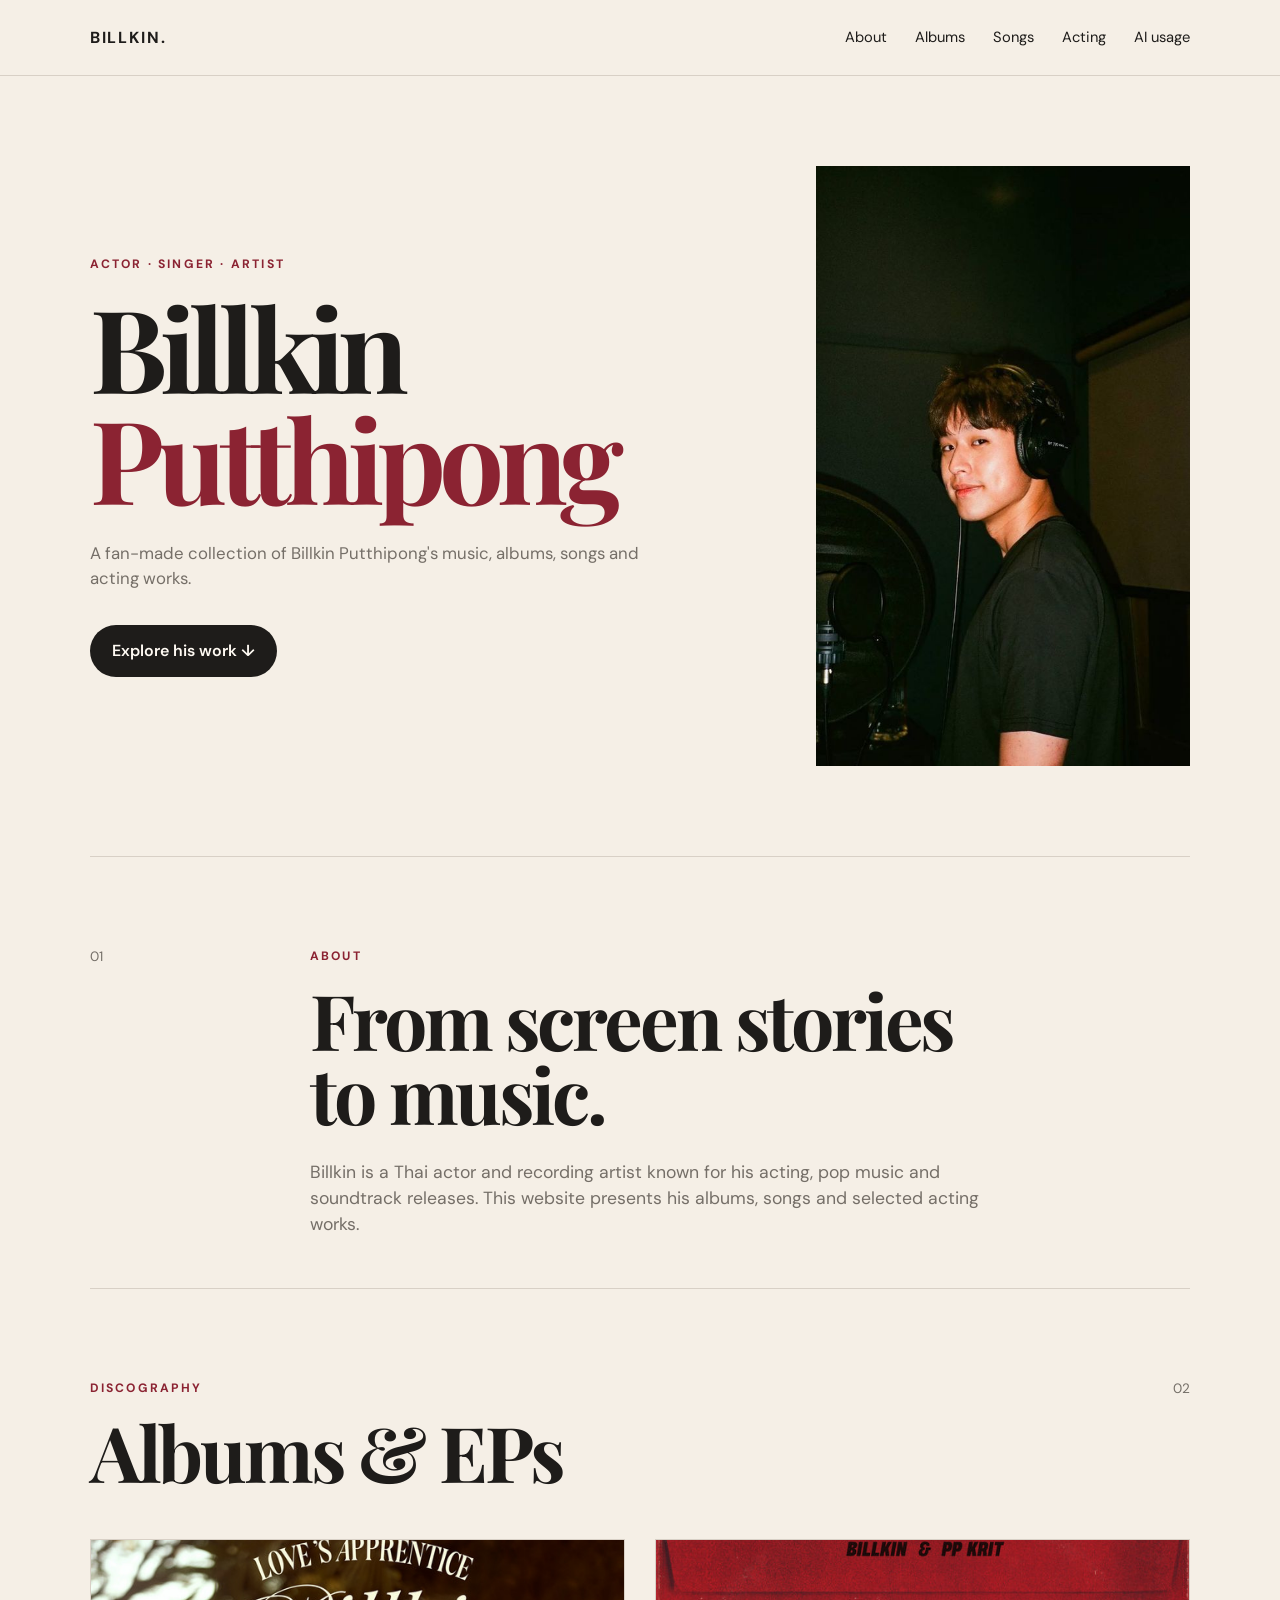
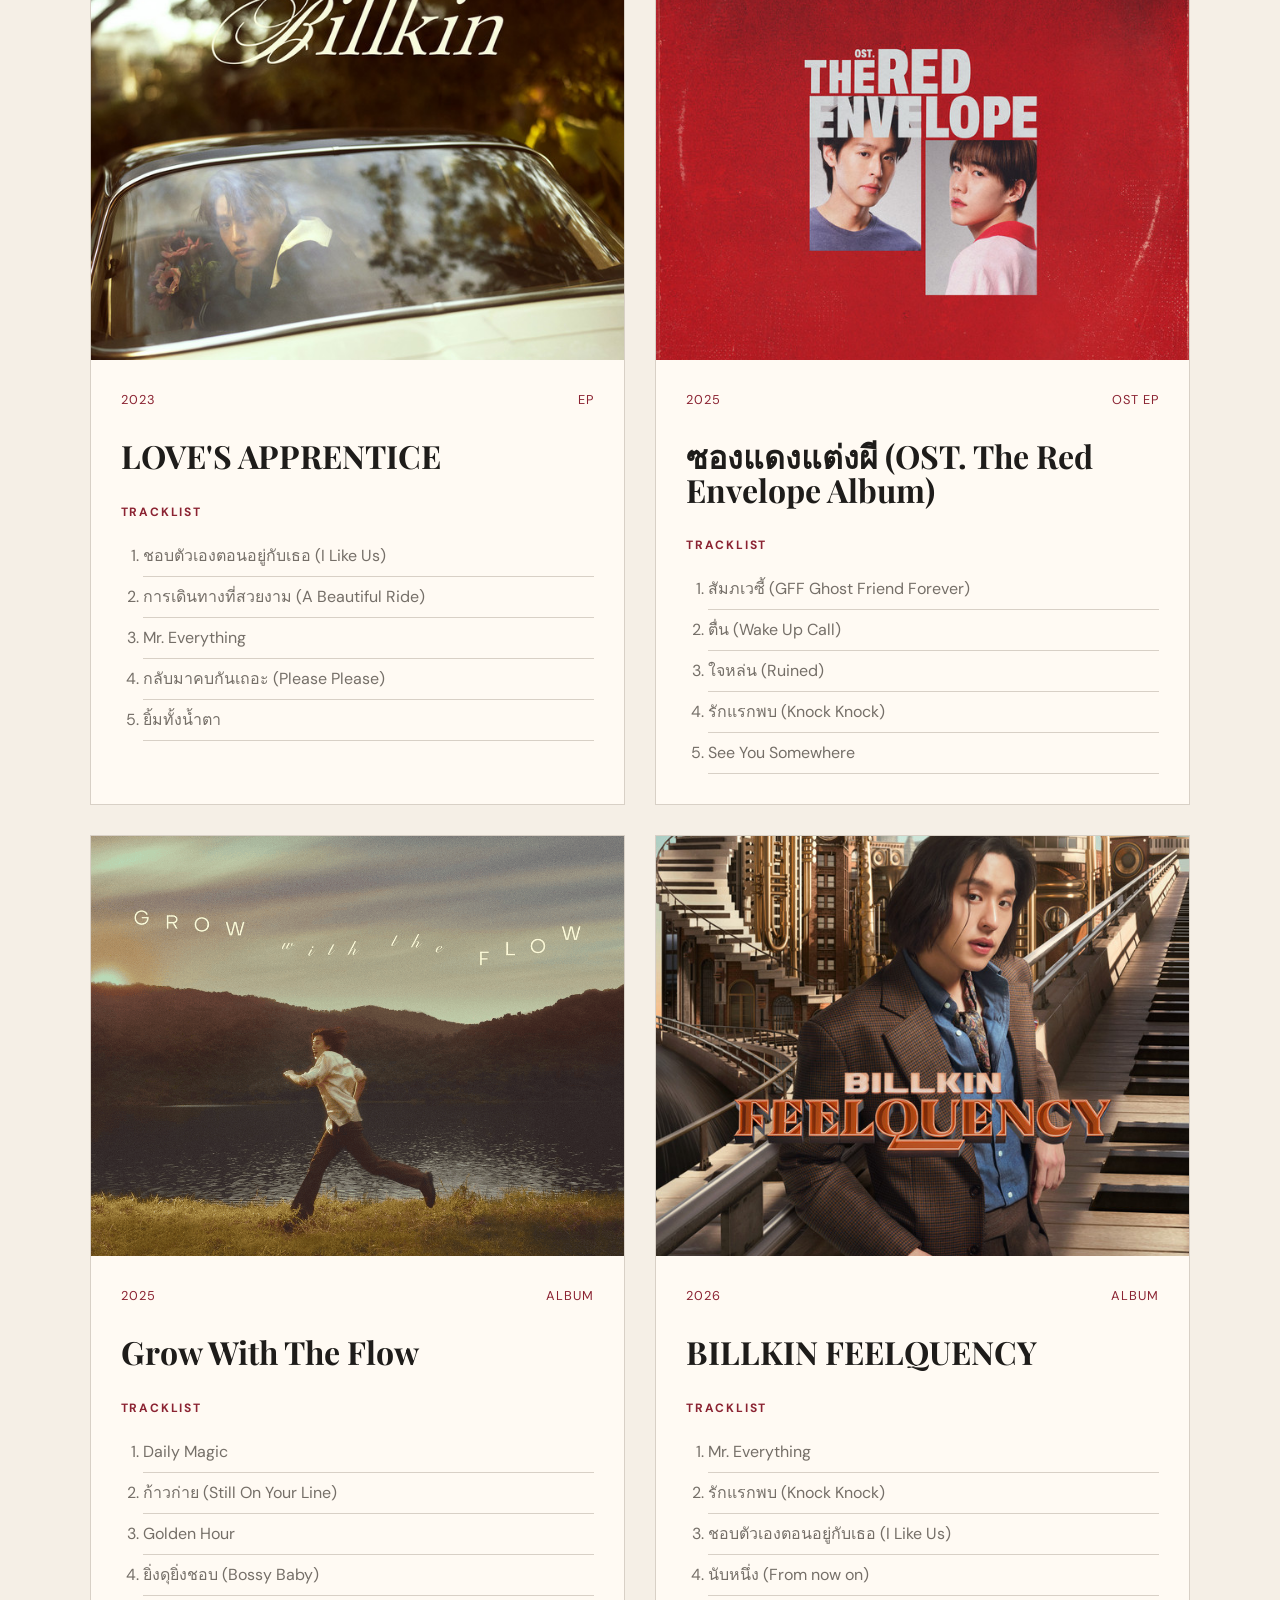
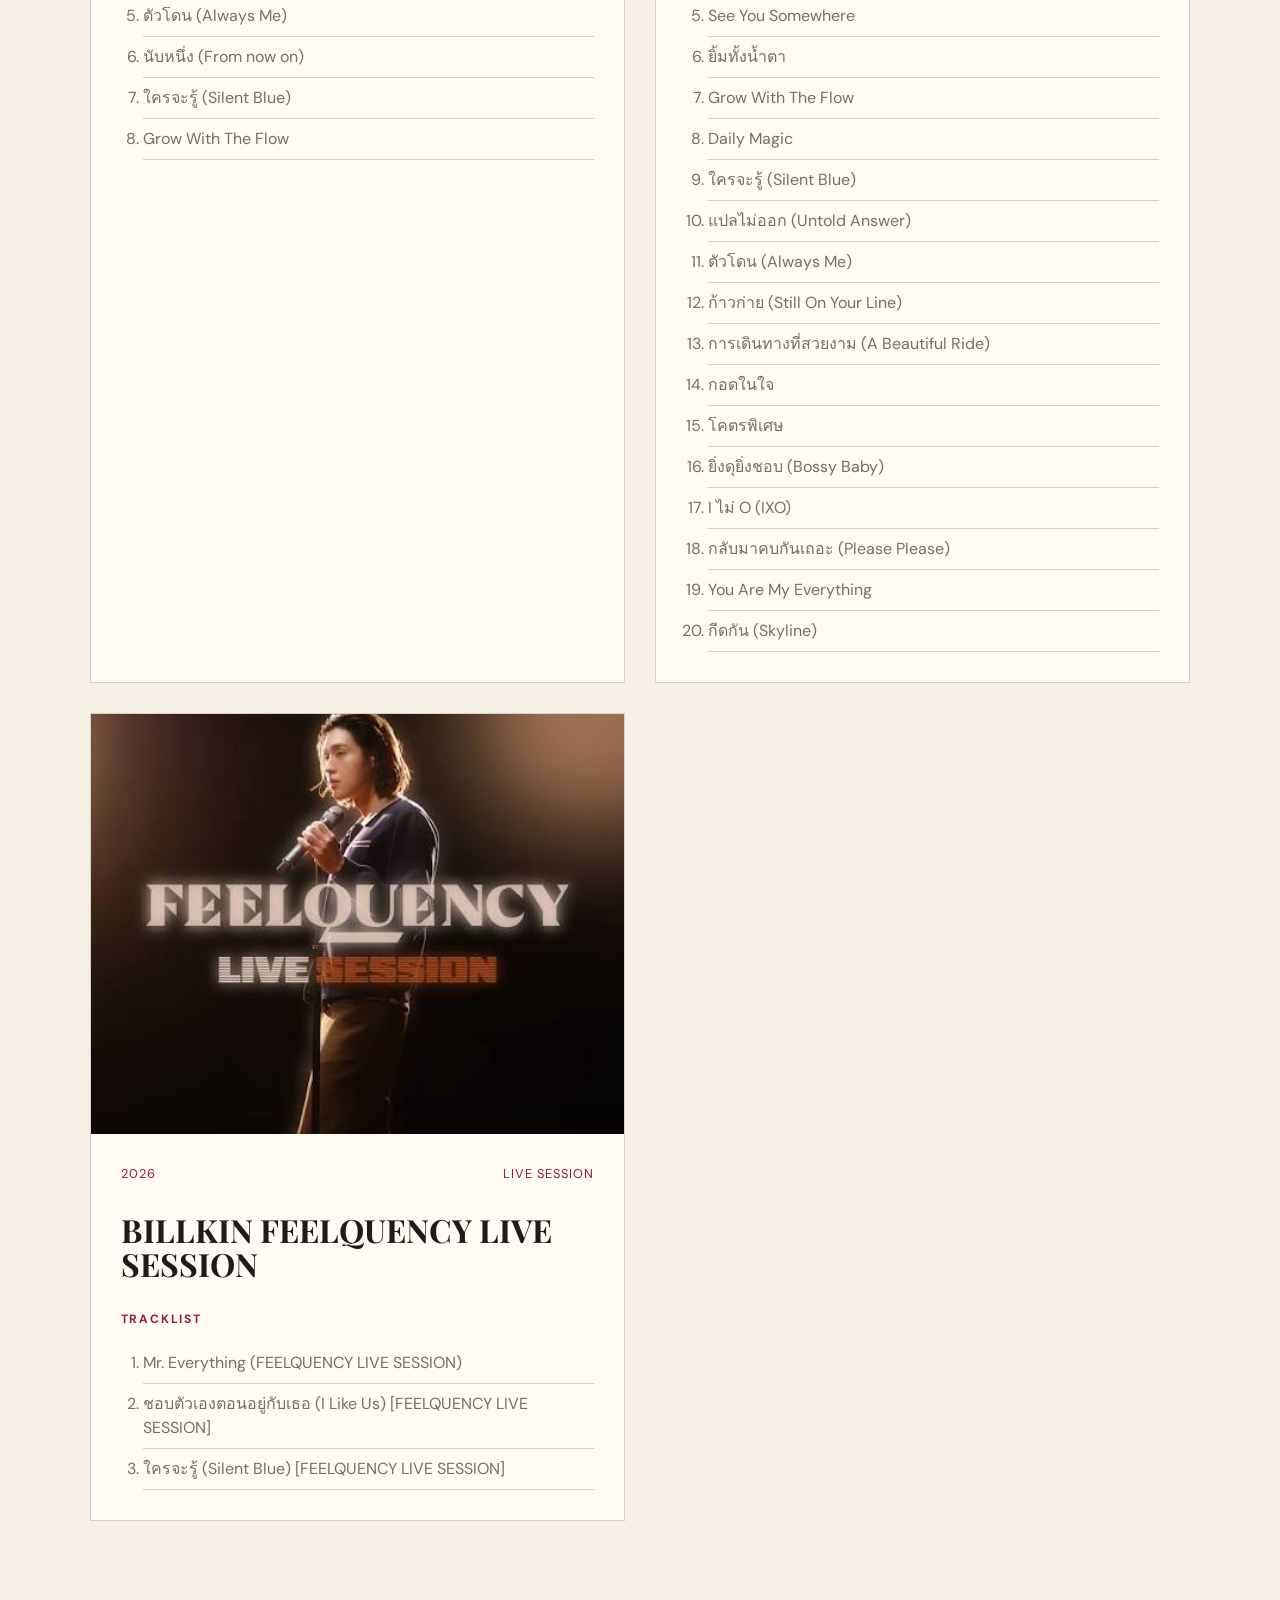
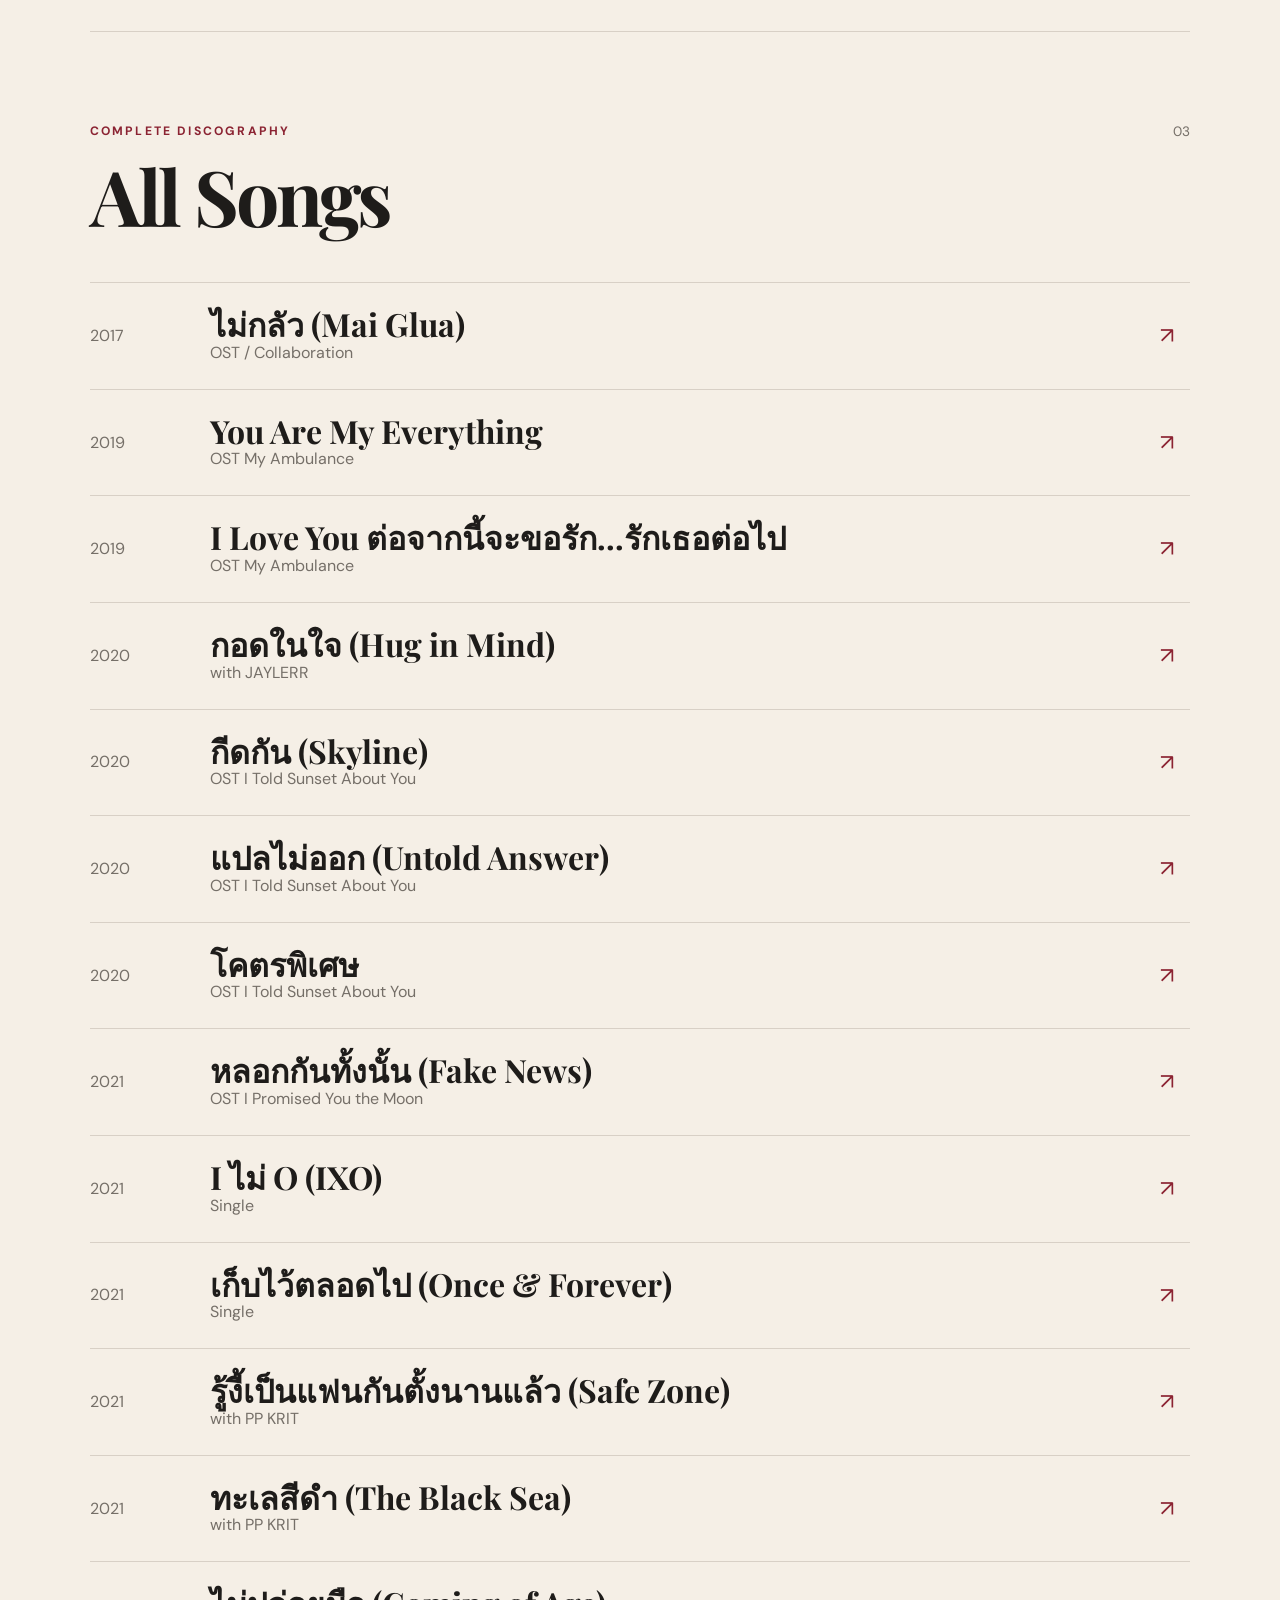
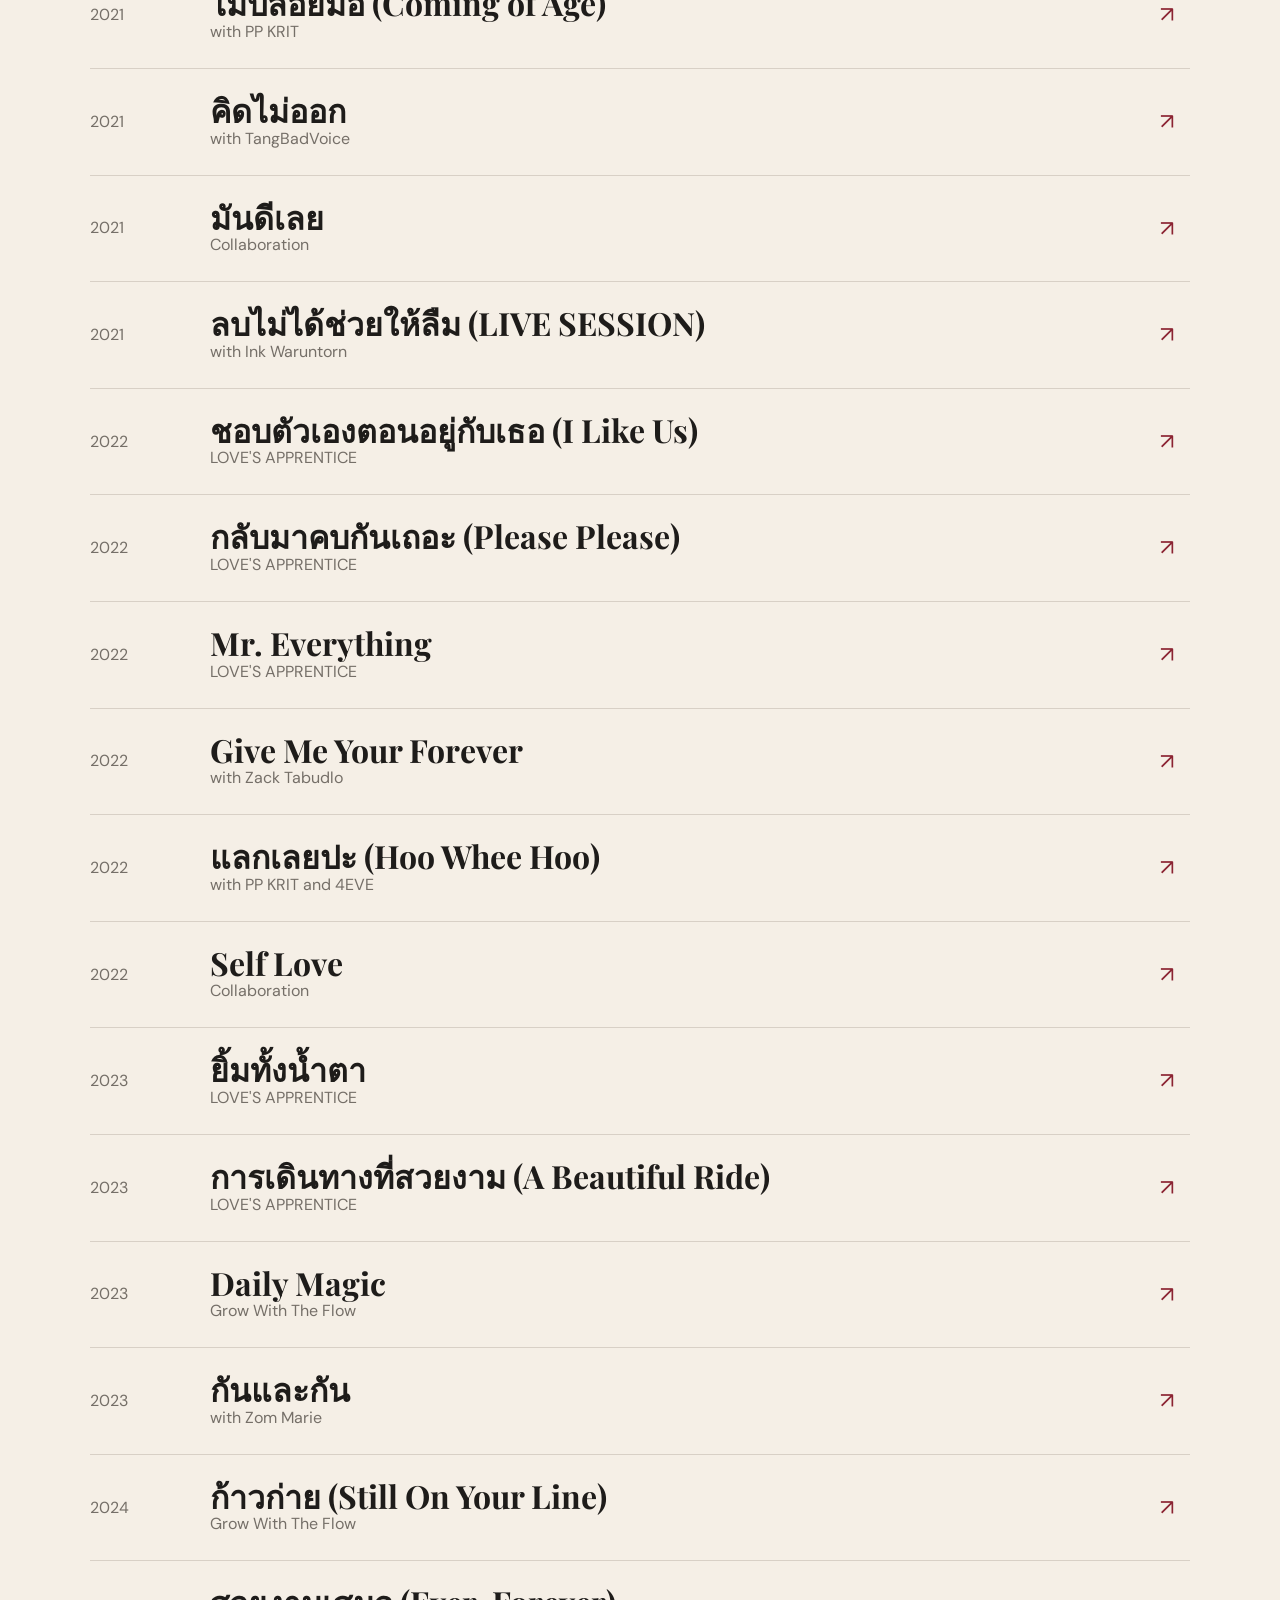
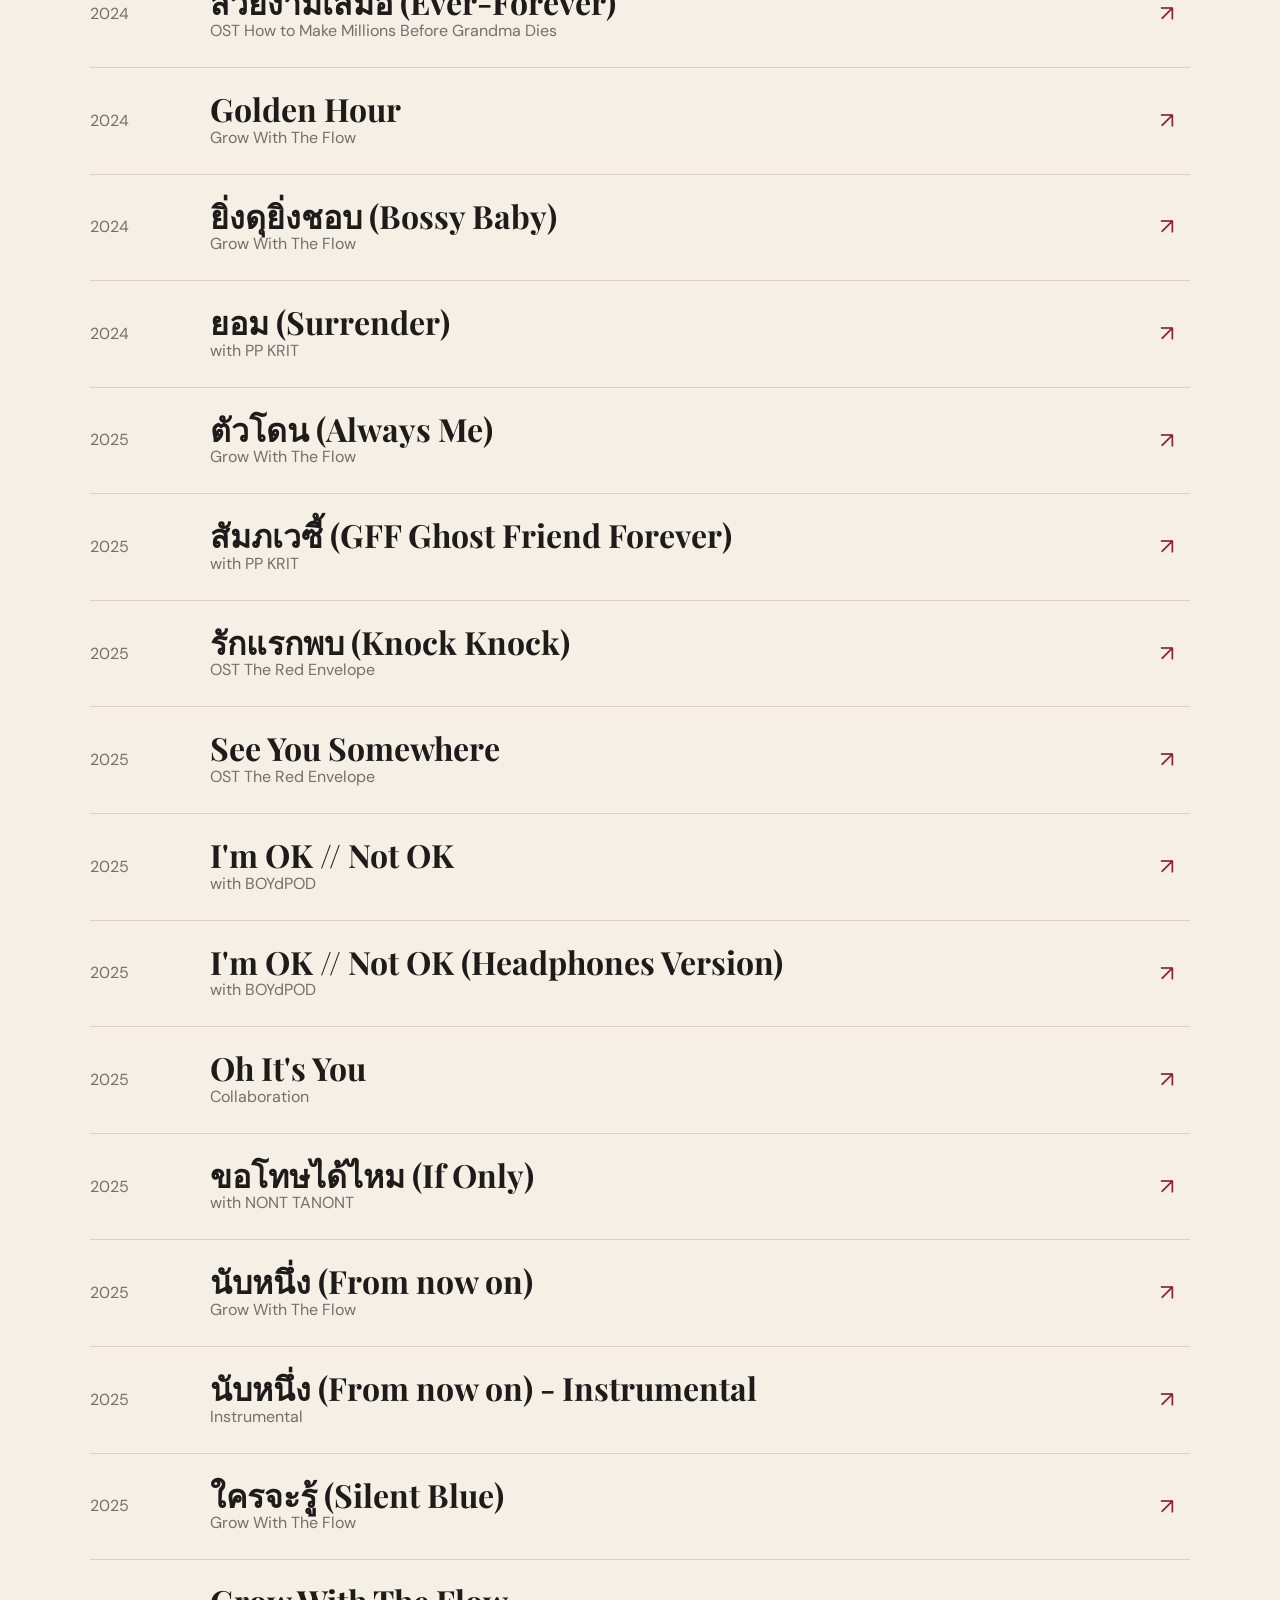
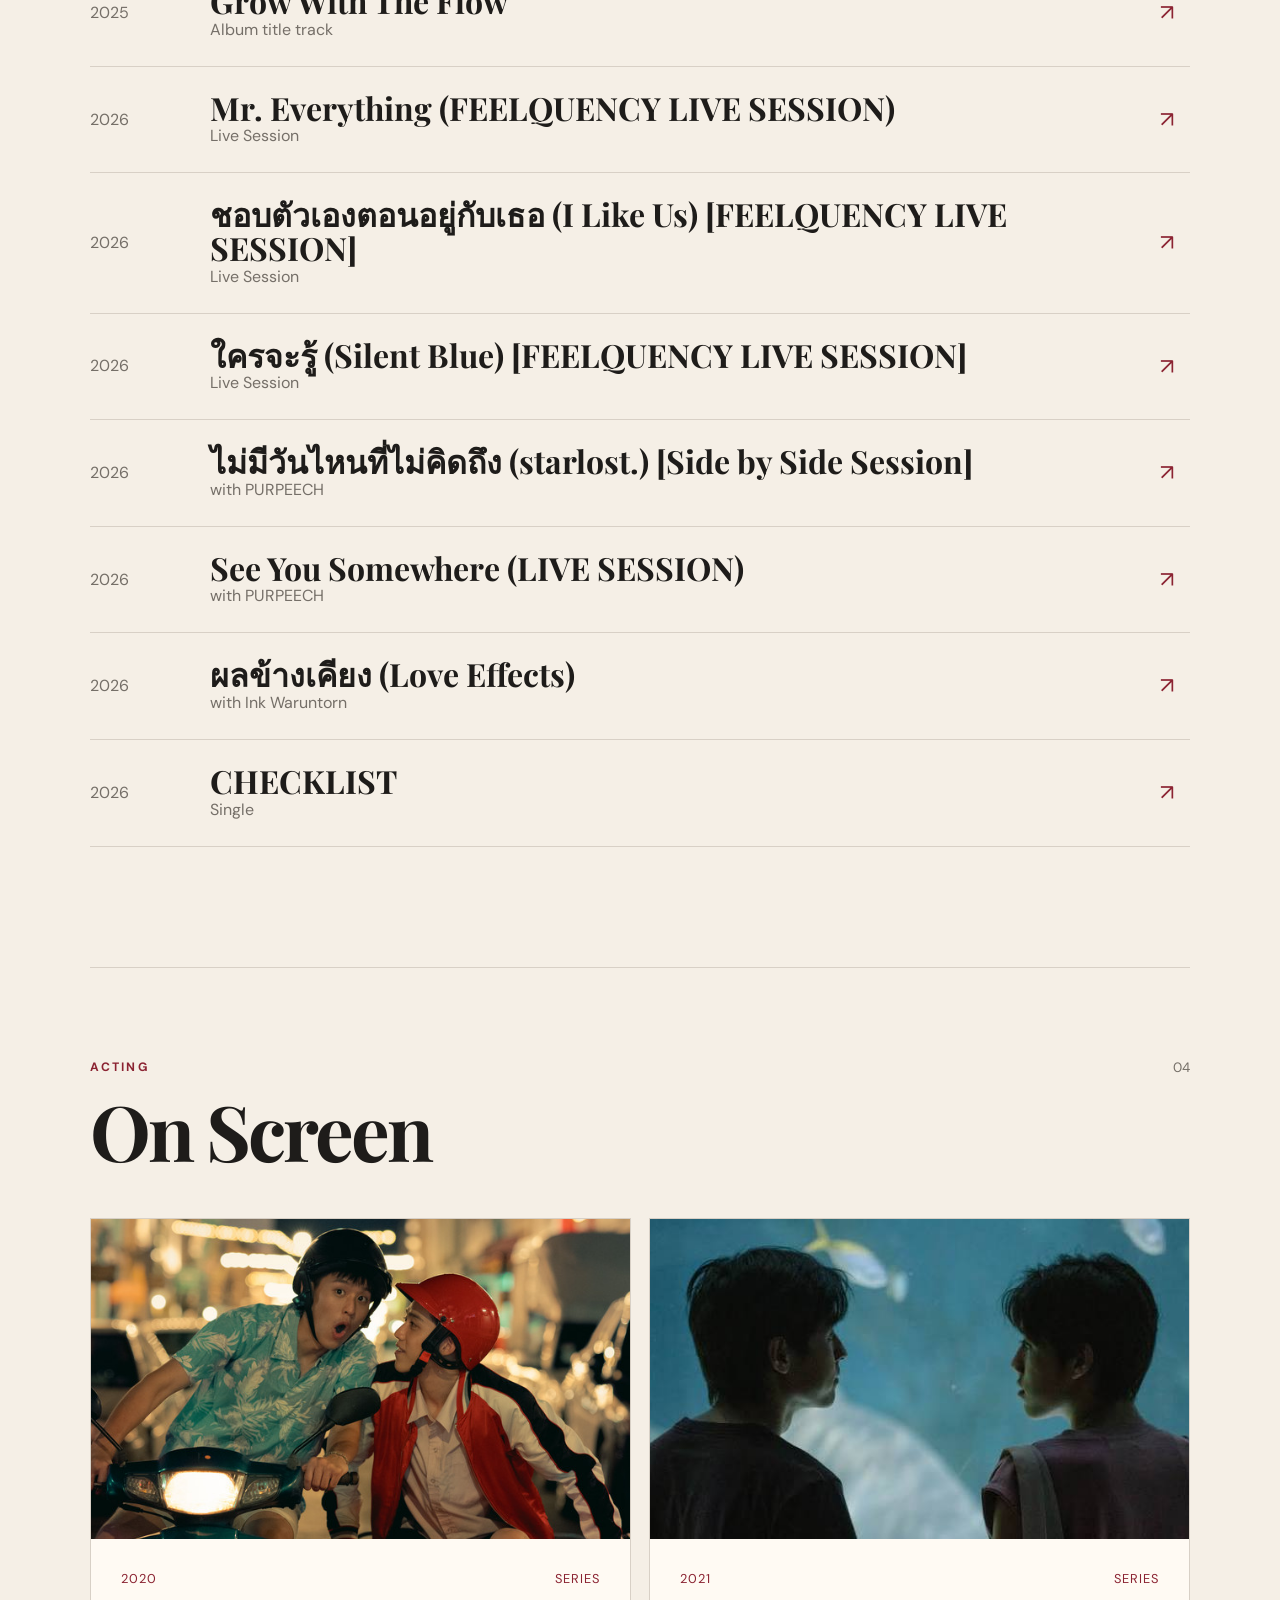
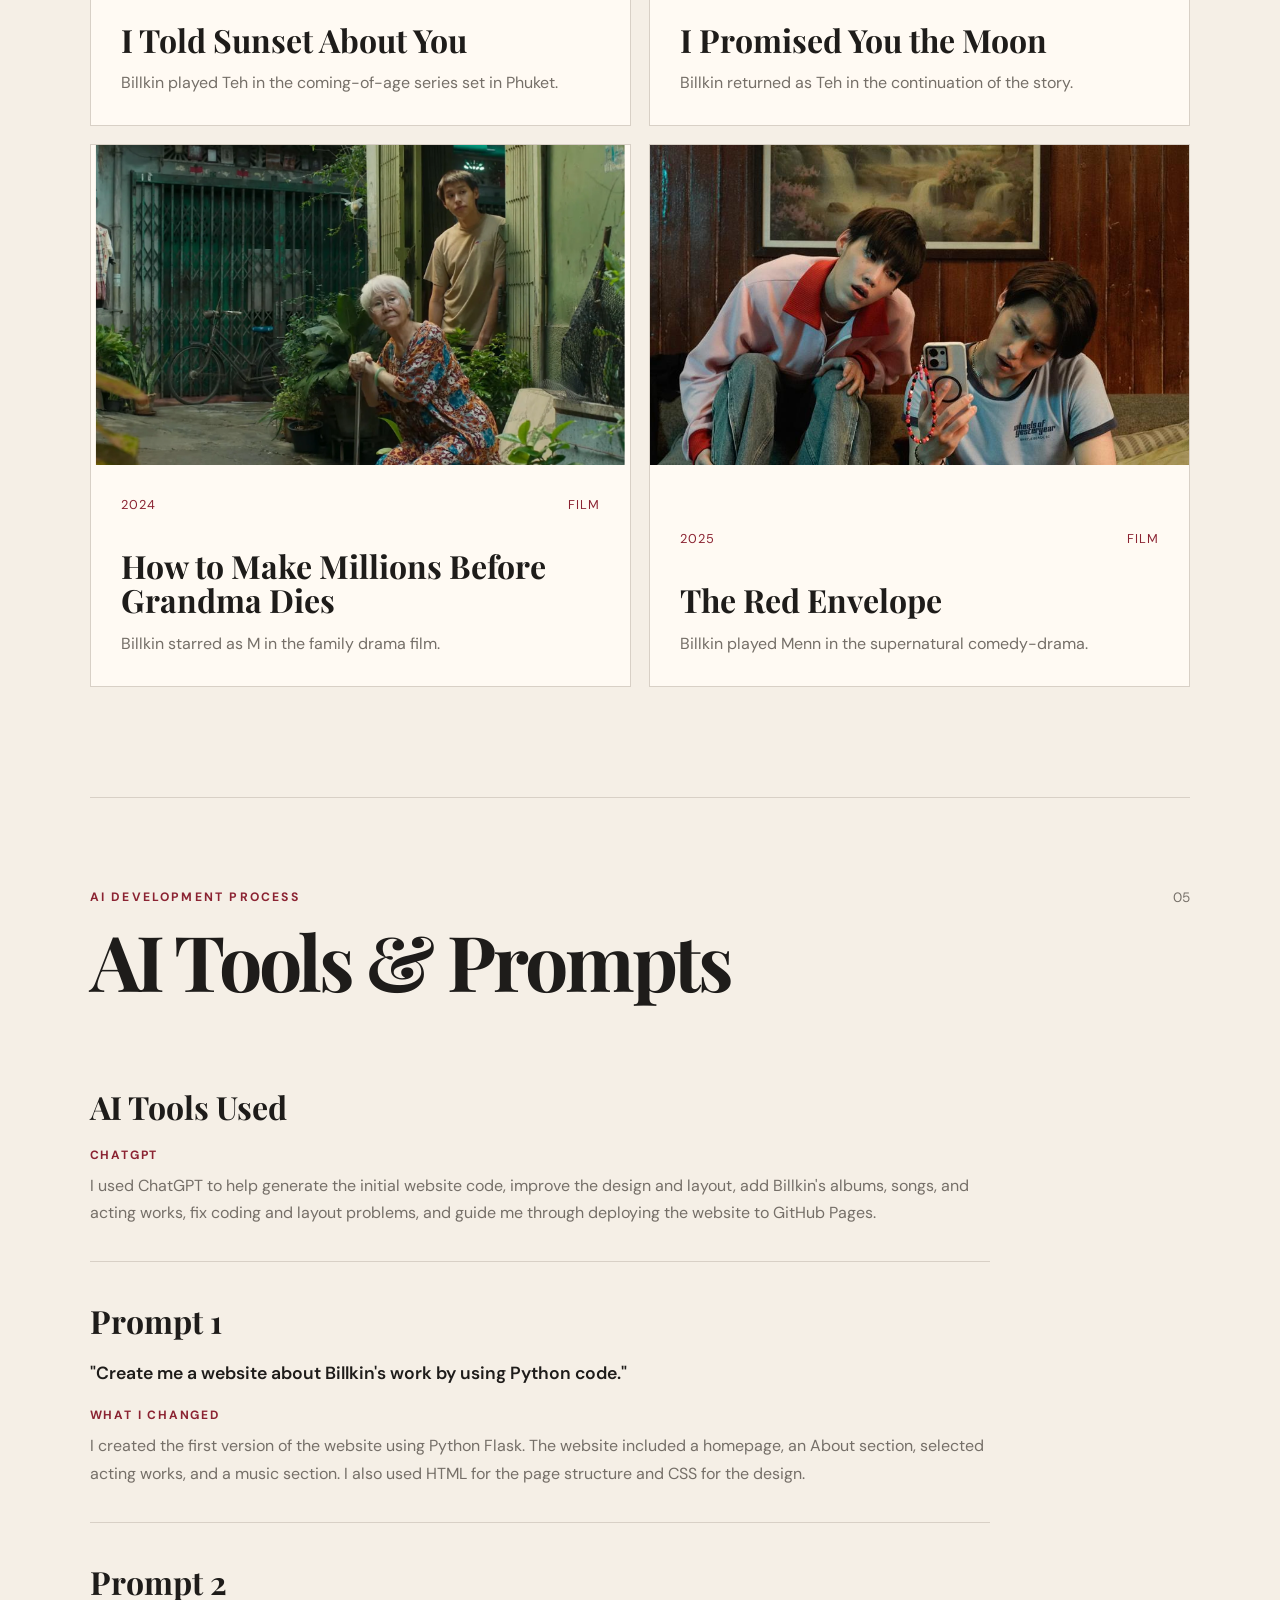
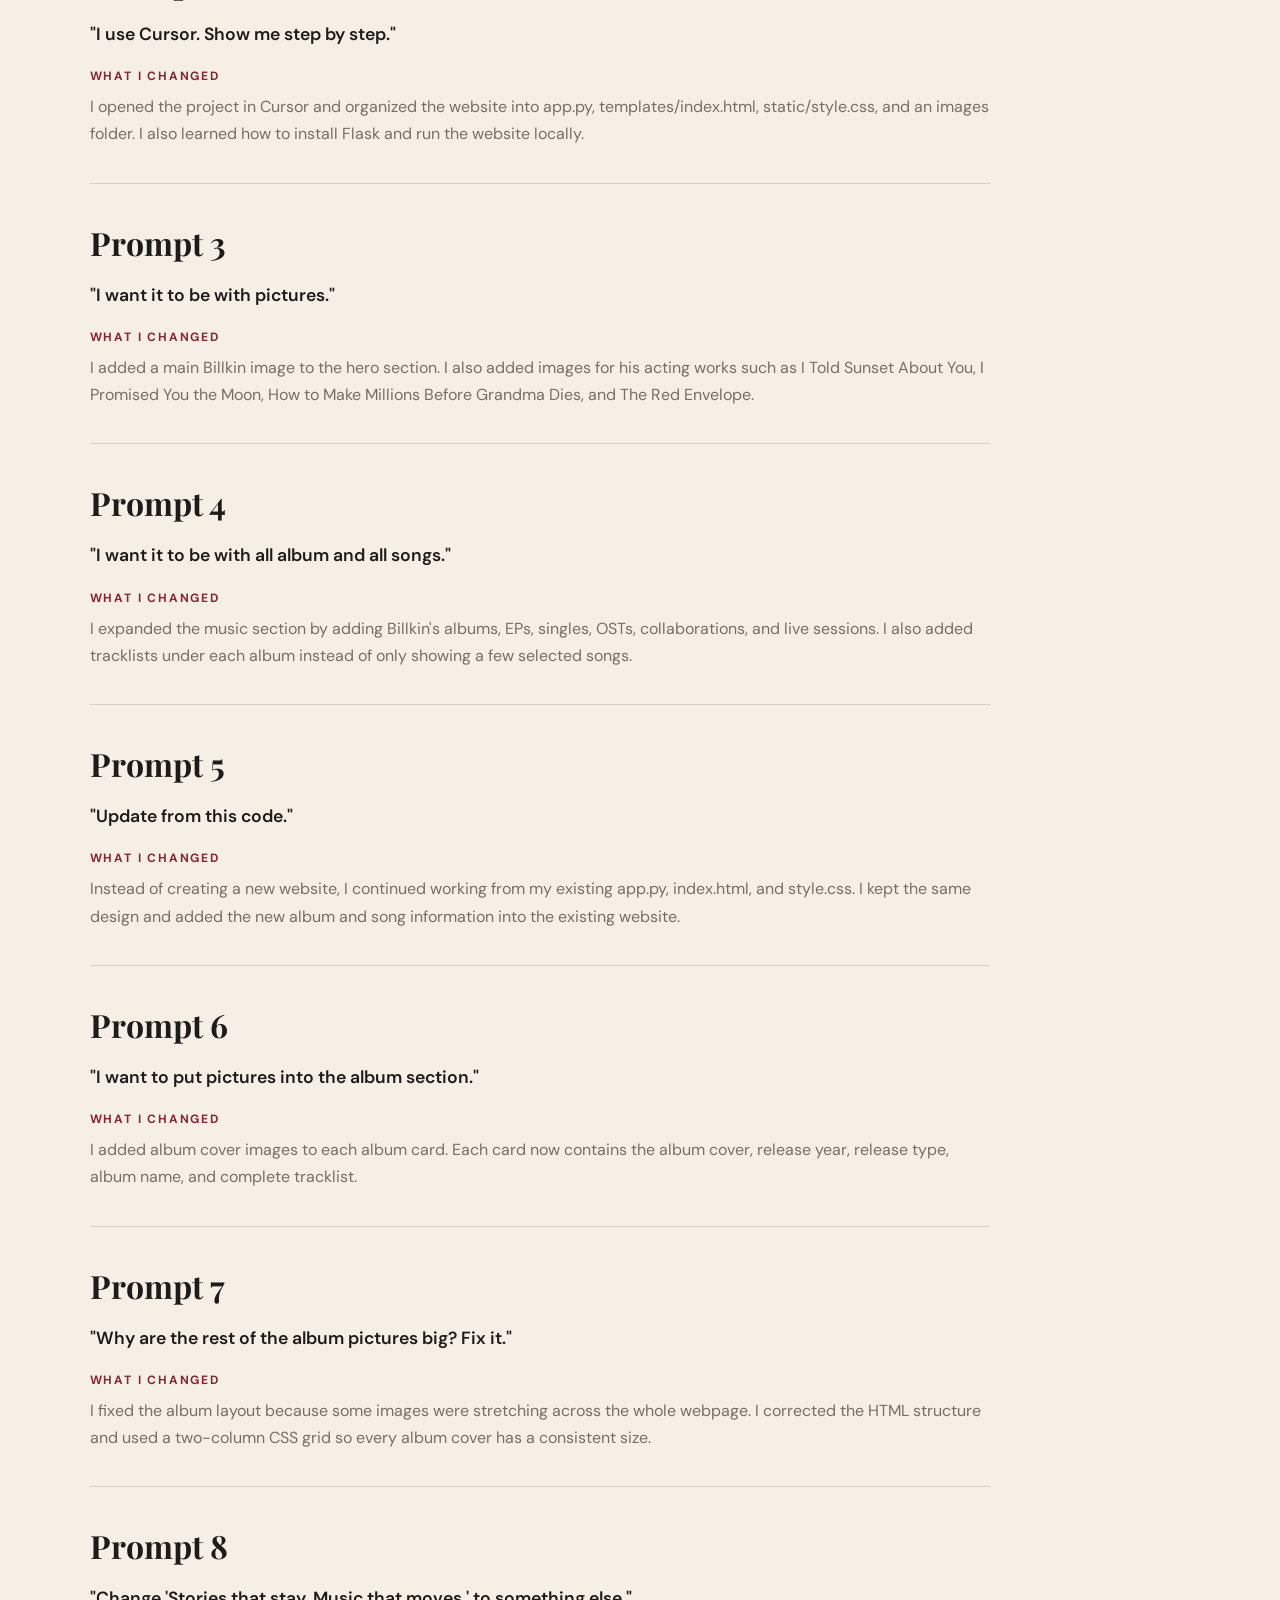
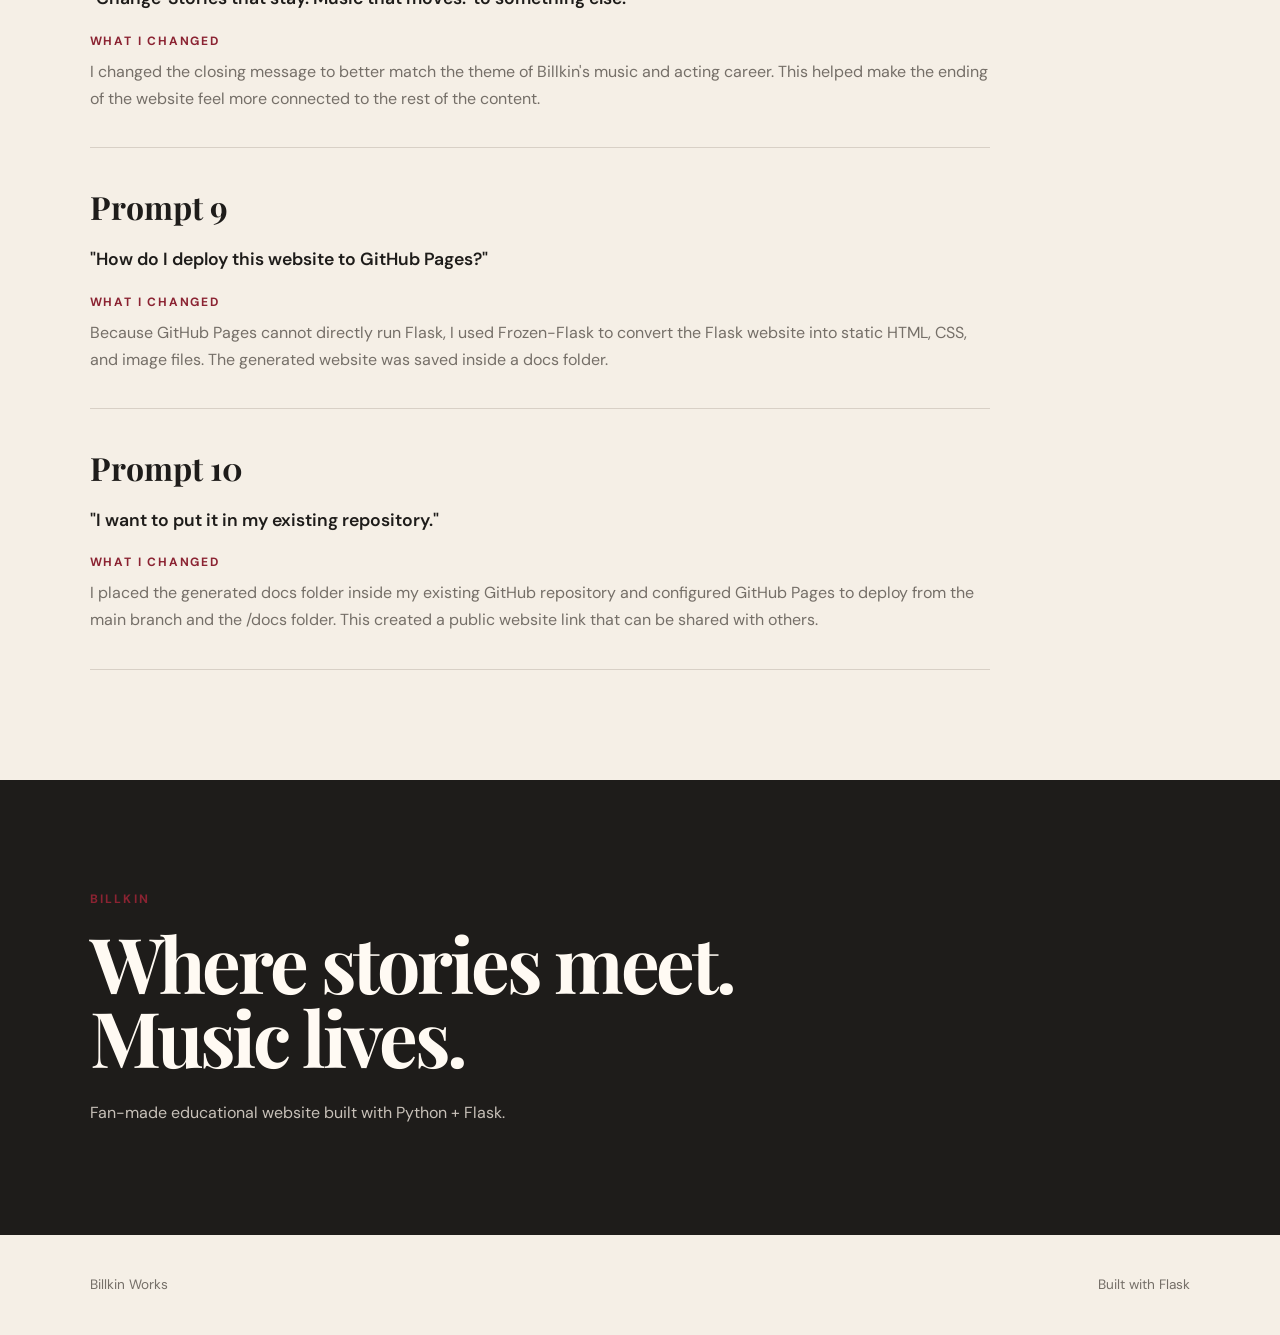
<file: docs/index.html>
<!DOCTYPE html>
<html lang="en">

<head>
    <meta charset="UTF-8">
    <meta name="viewport" content="width=device-width, initial-scale=1.0">

    <title>Billkin | Works</title>

    <link rel="preconnect" href="https://fonts.googleapis.com">
    <link rel="preconnect" href="https://fonts.gstatic.com" crossorigin>

    <link
        href="https://fonts.googleapis.com/css2?family=DM+Sans:wght@400;500;600;700&family=Playfair+Display:wght@600;700&display=swap"
        rel="stylesheet"
    >

    <link
        rel="stylesheet"
        href="static/style.css"
    >
</head>


<body>


<!-- NAVIGATION -->

<nav>

    <a class="logo" href="#home">
        BILLKIN.
    </a>

    <div class="nav-links">

        <a href="#about">About</a>

        <a href="#albums">Albums</a>

        <a href="#music">Songs</a>

        <a href="#acting">Acting</a>

        <a href="#prompts">AI usage</a>

    </div>

</nav>



<main>


<!-- HERO -->

<section class="hero" id="home">

    <div class="hero-copy">

        <p class="eyebrow">
            ACTOR · SINGER · ARTIST
        </p>

        <h1>
            Billkin
            <br>
            <span>Putthipong</span>
        </h1>

        <p class="intro">
            A fan-made collection of Billkin Putthipong's
            music, albums, songs and acting works.
        </p>

        <a class="button" href="#albums">
            Explore his work ↓
        </a>

    </div>


    <div class="hero-image">

        <img
            src="static/images/Billkin.jpg"
            alt="Billkin Putthipong"
        >

    </div>

</section>



<!-- ABOUT -->

<section class="about" id="about">

    <p class="section-number">
        01
    </p>

    <div>

        <p class="eyebrow">
            ABOUT
        </p>

        <h2>
            From screen stories
            <br>
            to music.
        </h2>

        <p class="body-copy">

            Billkin is a Thai actor and recording artist
            known for his acting, pop music and soundtrack releases.

            This website presents his albums, songs
            and selected acting works.

        </p>

    </div>

</section>



<!-- ALBUMS -->

<section id="albums">

    <div class="section-heading">

        <div>
            <p class="eyebrow">DISCOGRAPHY</p>
            <h2>Albums & EPs</h2>
        </div>

        <p class="section-number">02</p>

    </div>


    <div class="album-grid">

        

        <article class="album-card">

            <img
                class="album-image"
                src="static/images/loves_apprentice.jpeg"
                alt="LOVE&#39;S APPRENTICE"
            >

            <div class="album-content">

                <div class="album-header">
                    <span>2023</span>
                    <span>EP</span>
                </div>

                <h3>LOVE&#39;S APPRENTICE</h3>

                <p class="track-title">
                    TRACKLIST
                </p>

                <ol class="track-list">

                    
                    <li>ชอบตัวเองตอนอยู่กับเธอ (I Like Us)</li>
                    
                    <li>การเดินทางที่สวยงาม (A Beautiful Ride)</li>
                    
                    <li>Mr. Everything</li>
                    
                    <li>กลับมาคบกันเถอะ (Please Please)</li>
                    
                    <li>ยิ้มทั้งน้ำตา</li>
                    

                </ol>

            </div>

        </article>

        

        <article class="album-card">

            <img
                class="album-image"
                src="static/images/red_envelope_ost.jpeg"
                alt="ซองแดงแต่งผี (OST. The Red Envelope Album)"
            >

            <div class="album-content">

                <div class="album-header">
                    <span>2025</span>
                    <span>OST EP</span>
                </div>

                <h3>ซองแดงแต่งผี (OST. The Red Envelope Album)</h3>

                <p class="track-title">
                    TRACKLIST
                </p>

                <ol class="track-list">

                    
                    <li>สัมภเวซี้ (GFF Ghost Friend Forever)</li>
                    
                    <li>ตื่น (Wake Up Call)</li>
                    
                    <li>ใจหล่น (Ruined)</li>
                    
                    <li>รักแรกพบ (Knock Knock)</li>
                    
                    <li>See You Somewhere</li>
                    

                </ol>

            </div>

        </article>

        

        <article class="album-card">

            <img
                class="album-image"
                src="static/images/grow_with_the_flow.jpeg"
                alt="Grow With The Flow"
            >

            <div class="album-content">

                <div class="album-header">
                    <span>2025</span>
                    <span>Album</span>
                </div>

                <h3>Grow With The Flow</h3>

                <p class="track-title">
                    TRACKLIST
                </p>

                <ol class="track-list">

                    
                    <li>Daily Magic</li>
                    
                    <li>ก้าวก่าย (Still On Your Line)</li>
                    
                    <li>Golden Hour</li>
                    
                    <li>ยิ่งดุยิ่งชอบ (Bossy Baby)</li>
                    
                    <li>ตัวโดน (Always Me)</li>
                    
                    <li>นับหนึ่ง (From now on)</li>
                    
                    <li>ใครจะรู้ (Silent Blue)</li>
                    
                    <li>Grow With The Flow</li>
                    

                </ol>

            </div>

        </article>

        

        <article class="album-card">

            <img
                class="album-image"
                src="static/images/feelfrequency.jpeg"
                alt="BILLKIN FEELQUENCY"
            >

            <div class="album-content">

                <div class="album-header">
                    <span>2026</span>
                    <span>Album</span>
                </div>

                <h3>BILLKIN FEELQUENCY</h3>

                <p class="track-title">
                    TRACKLIST
                </p>

                <ol class="track-list">

                    
                    <li>Mr. Everything</li>
                    
                    <li>รักแรกพบ (Knock Knock)</li>
                    
                    <li>ชอบตัวเองตอนอยู่กับเธอ (I Like Us)</li>
                    
                    <li>นับหนึ่ง (From now on)</li>
                    
                    <li>See You Somewhere</li>
                    
                    <li>ยิ้มทั้งน้ำตา</li>
                    
                    <li>Grow With The Flow</li>
                    
                    <li>Daily Magic</li>
                    
                    <li>ใครจะรู้ (Silent Blue)</li>
                    
                    <li>แปลไม่ออก (Untold Answer)</li>
                    
                    <li>ตัวโดน (Always Me)</li>
                    
                    <li>ก้าวก่าย (Still On Your Line)</li>
                    
                    <li>การเดินทางที่สวยงาม (A Beautiful Ride)</li>
                    
                    <li>กอดในใจ</li>
                    
                    <li>โคตรพิเศษ</li>
                    
                    <li>ยิ่งดุยิ่งชอบ (Bossy Baby)</li>
                    
                    <li>I ไม่ O (IXO)</li>
                    
                    <li>กลับมาคบกันเถอะ (Please Please)</li>
                    
                    <li>You Are My Everything</li>
                    
                    <li>กีดกัน (Skyline)</li>
                    

                </ol>

            </div>

        </article>

        

        <article class="album-card">

            <img
                class="album-image"
                src="static/images/feelfrequency_live_session.jpeg"
                alt="BILLKIN FEELQUENCY LIVE SESSION"
            >

            <div class="album-content">

                <div class="album-header">
                    <span>2026</span>
                    <span>Live Session</span>
                </div>

                <h3>BILLKIN FEELQUENCY LIVE SESSION</h3>

                <p class="track-title">
                    TRACKLIST
                </p>

                <ol class="track-list">

                    
                    <li>Mr. Everything (FEELQUENCY LIVE SESSION)</li>
                    
                    <li>ชอบตัวเองตอนอยู่กับเธอ (I Like Us) [FEELQUENCY LIVE SESSION]</li>
                    
                    <li>ใครจะรู้ (Silent Blue) [FEELQUENCY LIVE SESSION]</li>
                    

                </ol>

            </div>

        </article>

        

    </div>

</section>

<!-- ALL SONGS -->

<section id="music">


    <div class="section-heading">


        <div>

            <p class="eyebrow">
                COMPLETE DISCOGRAPHY
            </p>

            <h2>
                All Songs
            </h2>

        </div>


        <p class="section-number">
            03
        </p>


    </div>



    <div class="music-list">


        


        <div class="music-row">


            <span class="music-year">

                2017

            </span>



            <div>


                <h3>

                    ไม่กลัว (Mai Glua)

                </h3>


                <p>

                    OST / Collaboration

                </p>


            </div>


            <span class="arrow">

                ↗

            </span>


        </div>


        


        <div class="music-row">


            <span class="music-year">

                2019

            </span>



            <div>


                <h3>

                    You Are My Everything

                </h3>


                <p>

                    OST My Ambulance

                </p>


            </div>


            <span class="arrow">

                ↗

            </span>


        </div>


        


        <div class="music-row">


            <span class="music-year">

                2019

            </span>



            <div>


                <h3>

                    I Love You ต่อจากนี้จะขอรัก...รักเธอต่อไป

                </h3>


                <p>

                    OST My Ambulance

                </p>


            </div>


            <span class="arrow">

                ↗

            </span>


        </div>


        


        <div class="music-row">


            <span class="music-year">

                2020

            </span>



            <div>


                <h3>

                    กอดในใจ (Hug in Mind)

                </h3>


                <p>

                    with JAYLERR

                </p>


            </div>


            <span class="arrow">

                ↗

            </span>


        </div>


        


        <div class="music-row">


            <span class="music-year">

                2020

            </span>



            <div>


                <h3>

                    กีดกัน (Skyline)

                </h3>


                <p>

                    OST I Told Sunset About You

                </p>


            </div>


            <span class="arrow">

                ↗

            </span>


        </div>


        


        <div class="music-row">


            <span class="music-year">

                2020

            </span>



            <div>


                <h3>

                    แปลไม่ออก (Untold Answer)

                </h3>


                <p>

                    OST I Told Sunset About You

                </p>


            </div>


            <span class="arrow">

                ↗

            </span>


        </div>


        


        <div class="music-row">


            <span class="music-year">

                2020

            </span>



            <div>


                <h3>

                    โคตรพิเศษ

                </h3>


                <p>

                    OST I Told Sunset About You

                </p>


            </div>


            <span class="arrow">

                ↗

            </span>


        </div>


        


        <div class="music-row">


            <span class="music-year">

                2021

            </span>



            <div>


                <h3>

                    หลอกกันทั้งนั้น (Fake News)

                </h3>


                <p>

                    OST I Promised You the Moon

                </p>


            </div>


            <span class="arrow">

                ↗

            </span>


        </div>


        


        <div class="music-row">


            <span class="music-year">

                2021

            </span>



            <div>


                <h3>

                    I ไม่ O (IXO)

                </h3>


                <p>

                    Single

                </p>


            </div>


            <span class="arrow">

                ↗

            </span>


        </div>


        


        <div class="music-row">


            <span class="music-year">

                2021

            </span>



            <div>


                <h3>

                    เก็บไว้ตลอดไป (Once &amp; Forever)

                </h3>


                <p>

                    Single

                </p>


            </div>


            <span class="arrow">

                ↗

            </span>


        </div>


        


        <div class="music-row">


            <span class="music-year">

                2021

            </span>



            <div>


                <h3>

                    รู้งี้เป็นแฟนกันตั้งนานแล้ว (Safe Zone)

                </h3>


                <p>

                    with PP KRIT

                </p>


            </div>


            <span class="arrow">

                ↗

            </span>


        </div>


        


        <div class="music-row">


            <span class="music-year">

                2021

            </span>



            <div>


                <h3>

                    ทะเลสีดำ (The Black Sea)

                </h3>


                <p>

                    with PP KRIT

                </p>


            </div>


            <span class="arrow">

                ↗

            </span>


        </div>


        


        <div class="music-row">


            <span class="music-year">

                2021

            </span>



            <div>


                <h3>

                    ไม่ปล่อยมือ (Coming of Age)

                </h3>


                <p>

                    with PP KRIT

                </p>


            </div>


            <span class="arrow">

                ↗

            </span>


        </div>


        


        <div class="music-row">


            <span class="music-year">

                2021

            </span>



            <div>


                <h3>

                    คิดไม่ออก

                </h3>


                <p>

                    with TangBadVoice

                </p>


            </div>


            <span class="arrow">

                ↗

            </span>


        </div>


        


        <div class="music-row">


            <span class="music-year">

                2021

            </span>



            <div>


                <h3>

                    มันดีเลย

                </h3>


                <p>

                    Collaboration

                </p>


            </div>


            <span class="arrow">

                ↗

            </span>


        </div>


        


        <div class="music-row">


            <span class="music-year">

                2021

            </span>



            <div>


                <h3>

                    ลบไม่ได้ช่วยให้ลืม (LIVE SESSION)

                </h3>


                <p>

                    with Ink Waruntorn

                </p>


            </div>


            <span class="arrow">

                ↗

            </span>


        </div>


        


        <div class="music-row">


            <span class="music-year">

                2022

            </span>



            <div>


                <h3>

                    ชอบตัวเองตอนอยู่กับเธอ (I Like Us)

                </h3>


                <p>

                    LOVE&#39;S APPRENTICE

                </p>


            </div>


            <span class="arrow">

                ↗

            </span>


        </div>


        


        <div class="music-row">


            <span class="music-year">

                2022

            </span>



            <div>


                <h3>

                    กลับมาคบกันเถอะ (Please Please)

                </h3>


                <p>

                    LOVE&#39;S APPRENTICE

                </p>


            </div>


            <span class="arrow">

                ↗

            </span>


        </div>


        


        <div class="music-row">


            <span class="music-year">

                2022

            </span>



            <div>


                <h3>

                    Mr. Everything

                </h3>


                <p>

                    LOVE&#39;S APPRENTICE

                </p>


            </div>


            <span class="arrow">

                ↗

            </span>


        </div>


        


        <div class="music-row">


            <span class="music-year">

                2022

            </span>



            <div>


                <h3>

                    Give Me Your Forever

                </h3>


                <p>

                    with Zack Tabudlo

                </p>


            </div>


            <span class="arrow">

                ↗

            </span>


        </div>


        


        <div class="music-row">


            <span class="music-year">

                2022

            </span>



            <div>


                <h3>

                    แลกเลยปะ (Hoo Whee Hoo)

                </h3>


                <p>

                    with PP KRIT and 4EVE

                </p>


            </div>


            <span class="arrow">

                ↗

            </span>


        </div>


        


        <div class="music-row">


            <span class="music-year">

                2022

            </span>



            <div>


                <h3>

                    Self Love

                </h3>


                <p>

                    Collaboration

                </p>


            </div>


            <span class="arrow">

                ↗

            </span>


        </div>


        


        <div class="music-row">


            <span class="music-year">

                2023

            </span>



            <div>


                <h3>

                    ยิ้มทั้งน้ำตา

                </h3>


                <p>

                    LOVE&#39;S APPRENTICE

                </p>


            </div>


            <span class="arrow">

                ↗

            </span>


        </div>


        


        <div class="music-row">


            <span class="music-year">

                2023

            </span>



            <div>


                <h3>

                    การเดินทางที่สวยงาม (A Beautiful Ride)

                </h3>


                <p>

                    LOVE&#39;S APPRENTICE

                </p>


            </div>


            <span class="arrow">

                ↗

            </span>


        </div>


        


        <div class="music-row">


            <span class="music-year">

                2023

            </span>



            <div>


                <h3>

                    Daily Magic

                </h3>


                <p>

                    Grow With The Flow

                </p>


            </div>


            <span class="arrow">

                ↗

            </span>


        </div>


        


        <div class="music-row">


            <span class="music-year">

                2023

            </span>



            <div>


                <h3>

                    กันและกัน

                </h3>


                <p>

                    with Zom Marie

                </p>


            </div>


            <span class="arrow">

                ↗

            </span>


        </div>


        


        <div class="music-row">


            <span class="music-year">

                2024

            </span>



            <div>


                <h3>

                    ก้าวก่าย (Still On Your Line)

                </h3>


                <p>

                    Grow With The Flow

                </p>


            </div>


            <span class="arrow">

                ↗

            </span>


        </div>


        


        <div class="music-row">


            <span class="music-year">

                2024

            </span>



            <div>


                <h3>

                    สวยงามเสมอ (Ever-Forever)

                </h3>


                <p>

                    OST How to Make Millions Before Grandma Dies

                </p>


            </div>


            <span class="arrow">

                ↗

            </span>


        </div>


        


        <div class="music-row">


            <span class="music-year">

                2024

            </span>



            <div>


                <h3>

                    Golden Hour

                </h3>


                <p>

                    Grow With The Flow

                </p>


            </div>


            <span class="arrow">

                ↗

            </span>


        </div>


        


        <div class="music-row">


            <span class="music-year">

                2024

            </span>



            <div>


                <h3>

                    ยิ่งดุยิ่งชอบ (Bossy Baby)

                </h3>


                <p>

                    Grow With The Flow

                </p>


            </div>


            <span class="arrow">

                ↗

            </span>


        </div>


        


        <div class="music-row">


            <span class="music-year">

                2024

            </span>



            <div>


                <h3>

                    ยอม (Surrender)

                </h3>


                <p>

                    with PP KRIT

                </p>


            </div>


            <span class="arrow">

                ↗

            </span>


        </div>


        


        <div class="music-row">


            <span class="music-year">

                2025

            </span>



            <div>


                <h3>

                    ตัวโดน (Always Me)

                </h3>


                <p>

                    Grow With The Flow

                </p>


            </div>


            <span class="arrow">

                ↗

            </span>


        </div>


        


        <div class="music-row">


            <span class="music-year">

                2025

            </span>



            <div>


                <h3>

                    สัมภเวซี้ (GFF Ghost Friend Forever)

                </h3>


                <p>

                    with PP KRIT

                </p>


            </div>


            <span class="arrow">

                ↗

            </span>


        </div>


        


        <div class="music-row">


            <span class="music-year">

                2025

            </span>



            <div>


                <h3>

                    รักแรกพบ (Knock Knock)

                </h3>


                <p>

                    OST The Red Envelope

                </p>


            </div>


            <span class="arrow">

                ↗

            </span>


        </div>


        


        <div class="music-row">


            <span class="music-year">

                2025

            </span>



            <div>


                <h3>

                    See You Somewhere

                </h3>


                <p>

                    OST The Red Envelope

                </p>


            </div>


            <span class="arrow">

                ↗

            </span>


        </div>


        


        <div class="music-row">


            <span class="music-year">

                2025

            </span>



            <div>


                <h3>

                    I&#39;m OK // Not OK

                </h3>


                <p>

                    with BOYdPOD

                </p>


            </div>


            <span class="arrow">

                ↗

            </span>


        </div>


        


        <div class="music-row">


            <span class="music-year">

                2025

            </span>



            <div>


                <h3>

                    I&#39;m OK // Not OK (Headphones Version)

                </h3>


                <p>

                    with BOYdPOD

                </p>


            </div>


            <span class="arrow">

                ↗

            </span>


        </div>


        


        <div class="music-row">


            <span class="music-year">

                2025

            </span>



            <div>


                <h3>

                    Oh It&#39;s You

                </h3>


                <p>

                    Collaboration

                </p>


            </div>


            <span class="arrow">

                ↗

            </span>


        </div>


        


        <div class="music-row">


            <span class="music-year">

                2025

            </span>



            <div>


                <h3>

                    ขอโทษได้ไหม (If Only)

                </h3>


                <p>

                    with NONT TANONT

                </p>


            </div>


            <span class="arrow">

                ↗

            </span>


        </div>


        


        <div class="music-row">


            <span class="music-year">

                2025

            </span>



            <div>


                <h3>

                    นับหนึ่ง (From now on)

                </h3>


                <p>

                    Grow With The Flow

                </p>


            </div>


            <span class="arrow">

                ↗

            </span>


        </div>


        


        <div class="music-row">


            <span class="music-year">

                2025

            </span>



            <div>


                <h3>

                    นับหนึ่ง (From now on) - Instrumental

                </h3>


                <p>

                    Instrumental

                </p>


            </div>


            <span class="arrow">

                ↗

            </span>


        </div>


        


        <div class="music-row">


            <span class="music-year">

                2025

            </span>



            <div>


                <h3>

                    ใครจะรู้ (Silent Blue)

                </h3>


                <p>

                    Grow With The Flow

                </p>


            </div>


            <span class="arrow">

                ↗

            </span>


        </div>


        


        <div class="music-row">


            <span class="music-year">

                2025

            </span>



            <div>


                <h3>

                    Grow With The Flow

                </h3>


                <p>

                    Album title track

                </p>


            </div>


            <span class="arrow">

                ↗

            </span>


        </div>


        


        <div class="music-row">


            <span class="music-year">

                2026

            </span>



            <div>


                <h3>

                    Mr. Everything (FEELQUENCY LIVE SESSION)

                </h3>


                <p>

                    Live Session

                </p>


            </div>


            <span class="arrow">

                ↗

            </span>


        </div>


        


        <div class="music-row">


            <span class="music-year">

                2026

            </span>



            <div>


                <h3>

                    ชอบตัวเองตอนอยู่กับเธอ (I Like Us) [FEELQUENCY LIVE SESSION]

                </h3>


                <p>

                    Live Session

                </p>


            </div>


            <span class="arrow">

                ↗

            </span>


        </div>


        


        <div class="music-row">


            <span class="music-year">

                2026

            </span>



            <div>


                <h3>

                    ใครจะรู้ (Silent Blue) [FEELQUENCY LIVE SESSION]

                </h3>


                <p>

                    Live Session

                </p>


            </div>


            <span class="arrow">

                ↗

            </span>


        </div>


        


        <div class="music-row">


            <span class="music-year">

                2026

            </span>



            <div>


                <h3>

                    ไม่มีวันไหนที่ไม่คิดถึง (starlost.) [Side by Side Session]

                </h3>


                <p>

                    with PURPEECH

                </p>


            </div>


            <span class="arrow">

                ↗

            </span>


        </div>


        


        <div class="music-row">


            <span class="music-year">

                2026

            </span>



            <div>


                <h3>

                    See You Somewhere (LIVE SESSION)

                </h3>


                <p>

                    with PURPEECH

                </p>


            </div>


            <span class="arrow">

                ↗

            </span>


        </div>


        


        <div class="music-row">


            <span class="music-year">

                2026

            </span>



            <div>


                <h3>

                    ผลข้างเคียง (Love Effects)

                </h3>


                <p>

                    with Ink Waruntorn

                </p>


            </div>


            <span class="arrow">

                ↗

            </span>


        </div>


        


        <div class="music-row">


            <span class="music-year">

                2026

            </span>



            <div>


                <h3>

                    CHECKLIST

                </h3>


                <p>

                    Single

                </p>


            </div>


            <span class="arrow">

                ↗

            </span>


        </div>


        


    </div>


</section>



<!-- ACTING -->

<section id="acting">


    <div class="section-heading">


        <div>

            <p class="eyebrow">

                ACTING

            </p>


            <h2>

                On Screen

            </h2>

        </div>


        <p class="section-number">

            04

        </p>


    </div>



    <div class="work-grid">


        


        <article class="work-card">


            <img
                class="work-image"
                src="static/images/itoldsunset.jpeg"
                alt="I Told Sunset About You"
            >


            <div class="work-content">


                <div class="work-meta">


                    <span>

                        2020

                    </span>


                    <span>

                        Series

                    </span>


                </div>



                <h3>

                    I Told Sunset About You

                </h3>


                <p>

                    Billkin played Teh in the coming-of-age series set in Phuket.

                </p>


            </div>


        </article>


        


        <article class="work-card">


            <img
                class="work-image"
                src="static/images/ipromisedu.jpeg"
                alt="I Promised You the Moon"
            >


            <div class="work-content">


                <div class="work-meta">


                    <span>

                        2021

                    </span>


                    <span>

                        Series

                    </span>


                </div>



                <h3>

                    I Promised You the Moon

                </h3>


                <p>

                    Billkin returned as Teh in the continuation of the story.

                </p>


            </div>


        </article>


        


        <article class="work-card">


            <img
                class="work-image"
                src="static/images/grandma.png"
                alt="How to Make Millions Before Grandma Dies"
            >


            <div class="work-content">


                <div class="work-meta">


                    <span>

                        2024

                    </span>


                    <span>

                        Film

                    </span>


                </div>



                <h3>

                    How to Make Millions Before Grandma Dies

                </h3>


                <p>

                    Billkin starred as M in the family drama film.

                </p>


            </div>


        </article>


        


        <article class="work-card">


            <img
                class="work-image"
                src="static/images/red_envelope.jpg"
                alt="The Red Envelope"
            >


            <div class="work-content">


                <div class="work-meta">


                    <span>

                        2025

                    </span>


                    <span>

                        Film

                    </span>


                </div>



                <h3>

                    The Red Envelope

                </h3>


                <p>

                    Billkin played Menn in the supernatural comedy-drama.

                </p>


            </div>


        </article>


        


    </div>

    <section id="prompts">

        <div class="section-heading">
            <div>
                <p class="eyebrow">AI DEVELOPMENT PROCESS</p>
                <h2>AI Tools & Prompts</h2>
            </div>
    
            <p class="section-number">05</p>
        </div>
    
    
        <div class="prompts-content">

            <div class="prompt-item">

                <h3>AI Tools Used</h3>
            
                <p class="change-title">ChatGPT</p>
                <p>
                    I used ChatGPT to help generate the initial website code,
                    improve the design and layout, add Billkin's albums, songs,
                    and acting works, fix coding and layout problems,
                    and guide me through deploying the website to GitHub Pages.
                </p>
            
            </div>
    
            <div class="prompt-item">
                <h3>Prompt 1</h3>
    
                <p class="prompt-text">
                    "Create me a website about Billkin's work by using Python code."
                </p>
    
                <p class="change-title">What I changed</p>
    
                <p>
                    I created the first version of the website using Python Flask.
                    The website included a homepage, an About section,
                    selected acting works, and a music section.
                    I also used HTML for the page structure and CSS for the design.
                </p>
            </div>
    
    
            <div class="prompt-item">
                <h3>Prompt 2</h3>
    
                <p class="prompt-text">
                    "I use Cursor. Show me step by step."
                </p>
    
                <p class="change-title">What I changed</p>
    
                <p>
                    I opened the project in Cursor and organized the website into
                    app.py, templates/index.html, static/style.css, and an images folder.
                    I also learned how to install Flask and run the website locally.
                </p>
            </div>
    
    
            <div class="prompt-item">
                <h3>Prompt 3</h3>
    
                <p class="prompt-text">
                    "I want it to be with pictures."
                </p>
    
                <p class="change-title">What I changed</p>
    
                <p>
                    I added a main Billkin image to the hero section.
                    I also added images for his acting works such as
                    I Told Sunset About You, I Promised You the Moon,
                    How to Make Millions Before Grandma Dies,
                    and The Red Envelope.
                </p>
            </div>
    
    
            <div class="prompt-item">
                <h3>Prompt 4</h3>
    
                <p class="prompt-text">
                    "I want it to be with all album and all songs."
                </p>
    
                <p class="change-title">What I changed</p>
    
                <p>
                    I expanded the music section by adding Billkin's albums,
                    EPs, singles, OSTs, collaborations, and live sessions.
                    I also added tracklists under each album instead of
                    only showing a few selected songs.
                </p>
            </div>
    
    
            <div class="prompt-item">
                <h3>Prompt 5</h3>
    
                <p class="prompt-text">
                    "Update from this code."
                </p>
    
                <p class="change-title">What I changed</p>
    
                <p>
                    Instead of creating a new website, I continued working
                    from my existing app.py, index.html, and style.css.
                    I kept the same design and added the new album
                    and song information into the existing website.
                </p>
            </div>
    
    
            <div class="prompt-item">
                <h3>Prompt 6</h3>
    
                <p class="prompt-text">
                    "I want to put pictures into the album section."
                </p>
    
                <p class="change-title">What I changed</p>
    
                <p>
                    I added album cover images to each album card.
                    Each card now contains the album cover,
                    release year, release type, album name,
                    and complete tracklist.
                </p>
            </div>
    
    
            <div class="prompt-item">
                <h3>Prompt 7</h3>
    
                <p class="prompt-text">
                    "Why are the rest of the album pictures big? Fix it."
                </p>
    
                <p class="change-title">What I changed</p>
    
                <p>
                    I fixed the album layout because some images were
                    stretching across the whole webpage.
                    I corrected the HTML structure and used a two-column
                    CSS grid so every album cover has a consistent size.
                </p>
            </div>
    
    
            <div class="prompt-item">
                <h3>Prompt 8</h3>
    
                <p class="prompt-text">
                    "Change 'Stories that stay. Music that moves.' to something else."
                </p>
    
                <p class="change-title">What I changed</p>
    
                <p>
                    I changed the closing message to better match the theme
                    of Billkin's music and acting career.
                    This helped make the ending of the website feel more connected
                    to the rest of the content.
                </p>
            </div>
    
    
            <div class="prompt-item">
                <h3>Prompt 9</h3>
    
                <p class="prompt-text">
                    "How do I deploy this website to GitHub Pages?"
                </p>
    
                <p class="change-title">What I changed</p>
    
                <p>
                    Because GitHub Pages cannot directly run Flask,
                    I used Frozen-Flask to convert the Flask website
                    into static HTML, CSS, and image files.
                    The generated website was saved inside a docs folder.
                </p>
            </div>
    
    
            <div class="prompt-item">
                <h3>Prompt 10</h3>
    
                <p class="prompt-text">
                    "I want to put it in my existing repository."
                </p>
    
                <p class="change-title">What I changed</p>
    
                <p>
                    I placed the generated docs folder inside my existing
                    GitHub repository and configured GitHub Pages
                    to deploy from the main branch and the /docs folder.
                    This created a public website link that can be shared with others.
                </p>
            </div>
    
        </div>

</section>

<!-- END -->

<section class="closing">


    <p class="eyebrow">

        BILLKIN

    </p>


    <h2>
        Where stories meet.
        <br>
        Music lives.
    </h2>


    <p>

        Fan-made educational website built with Python + Flask.

    </p>


</section>


</main>



<footer>


    <span>

        Billkin Works

    </span>


    <span>

        Built with Flask

    </span>


</footer>


</body>

</html>
</file>
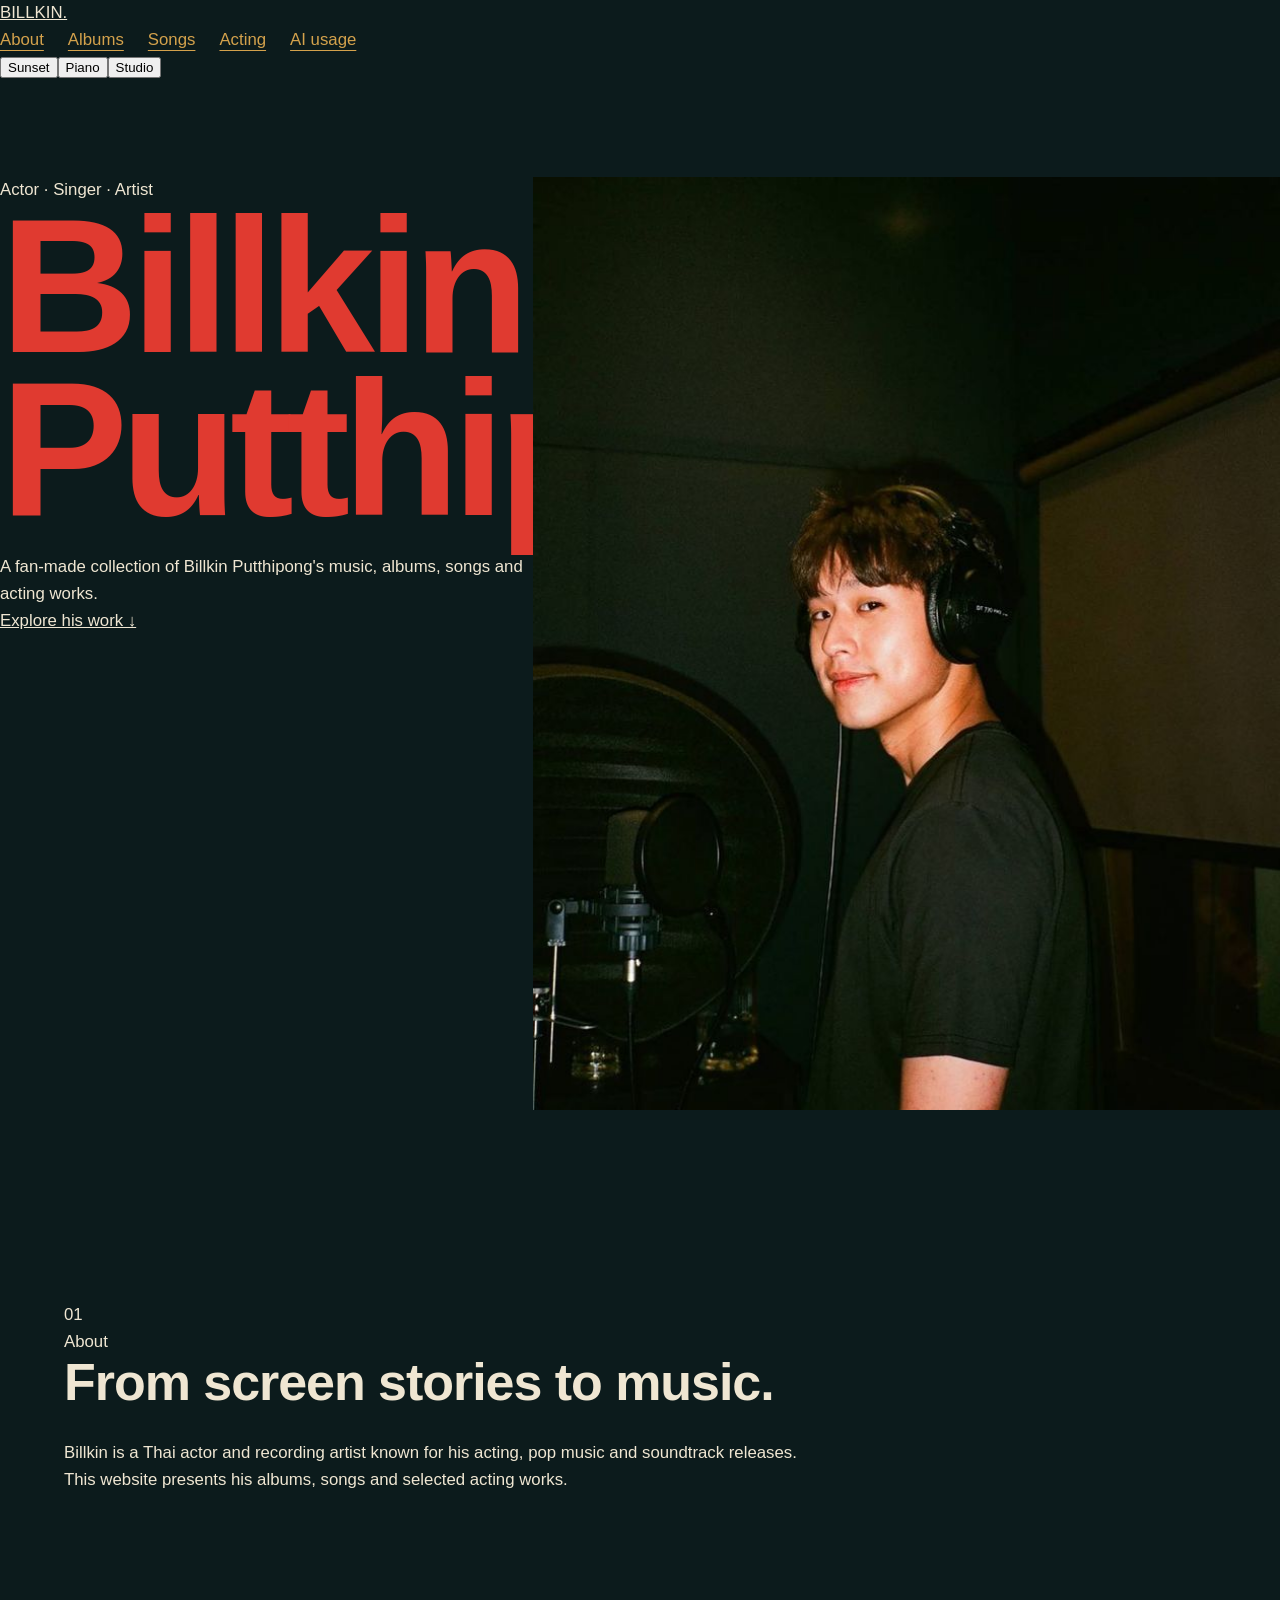
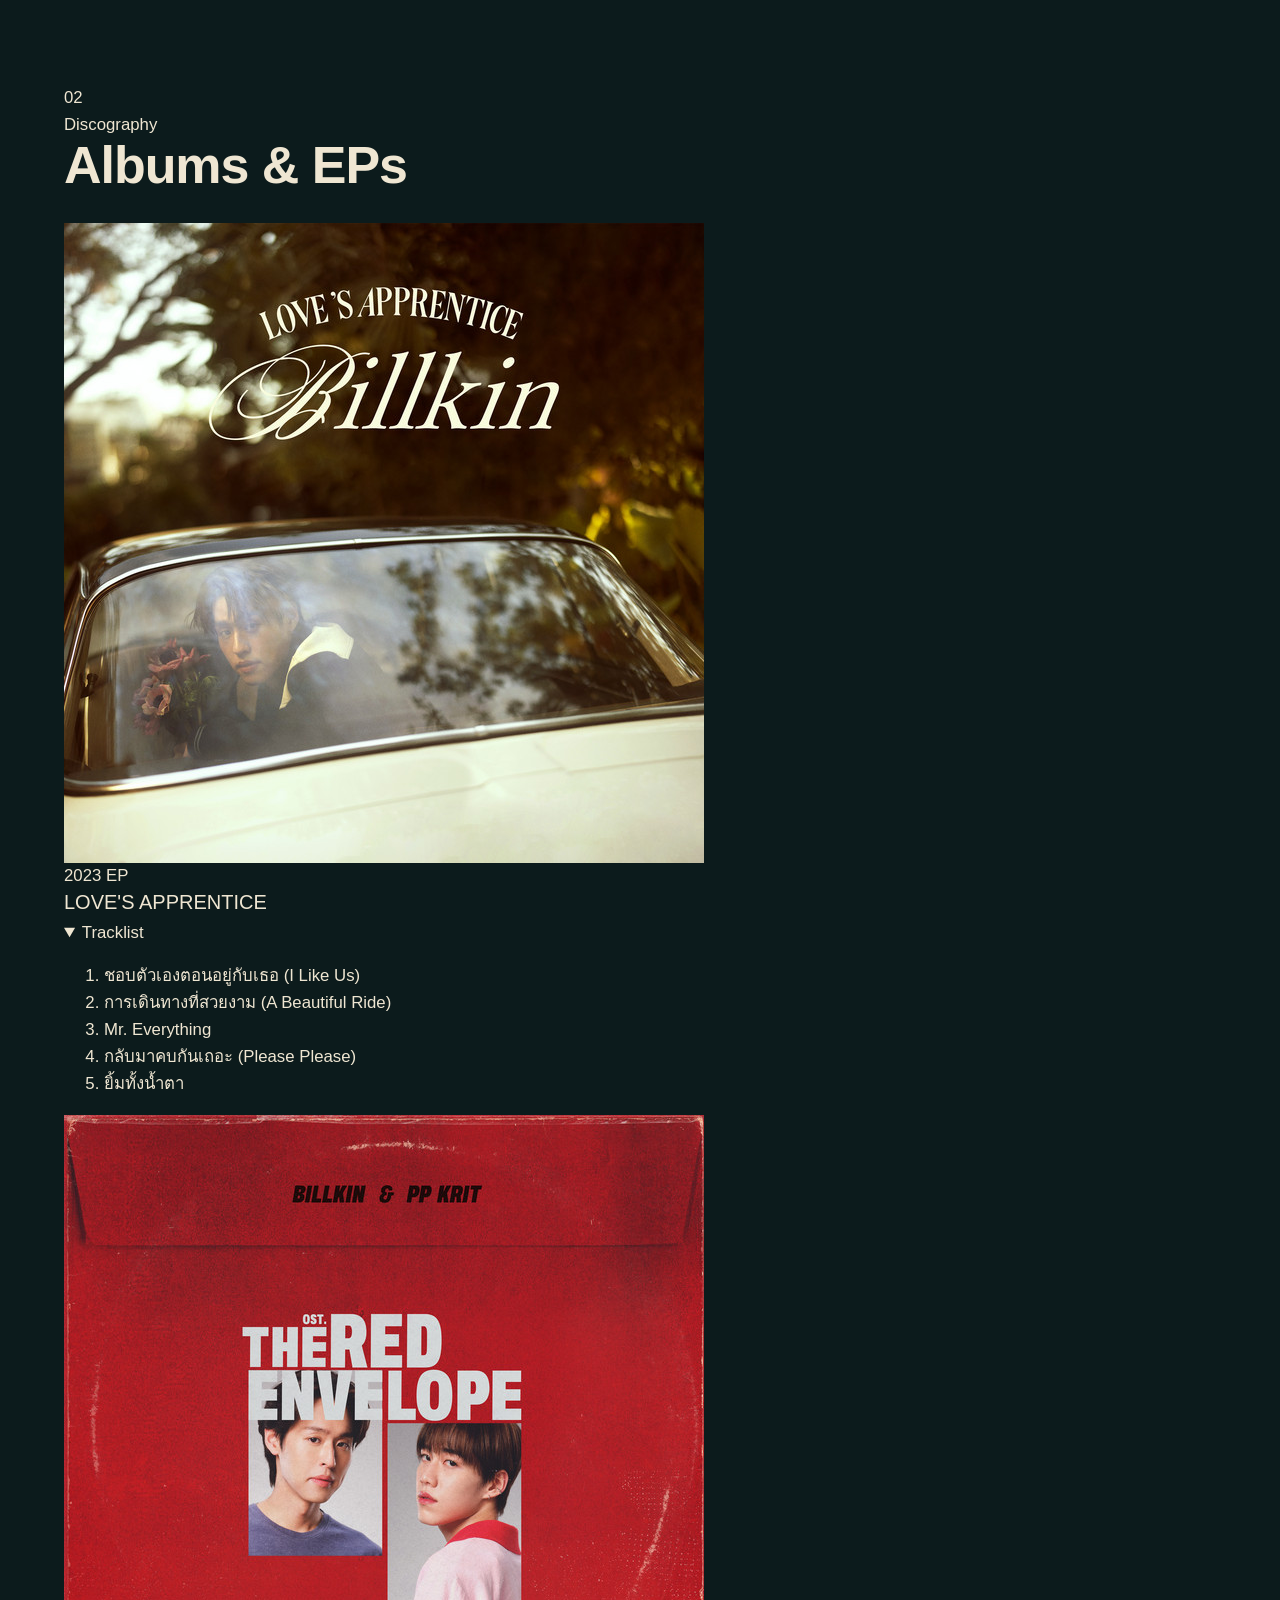
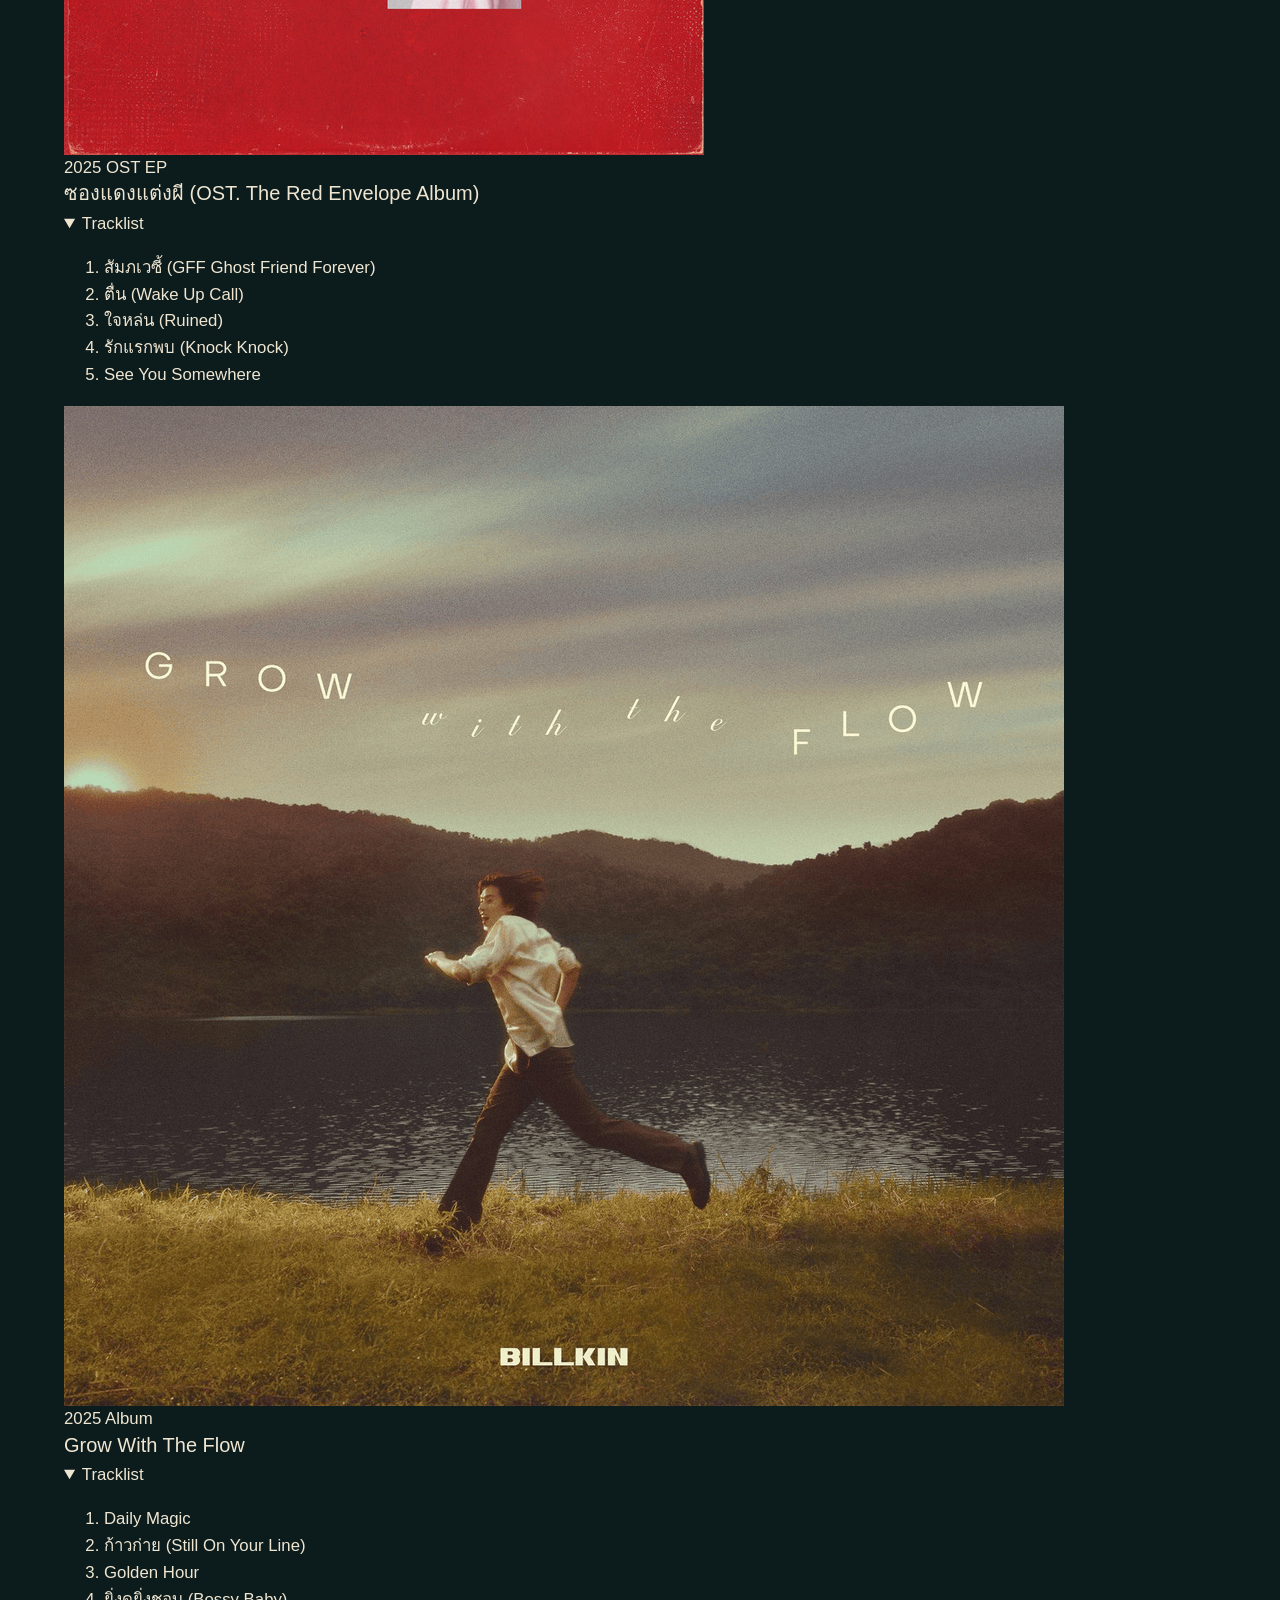
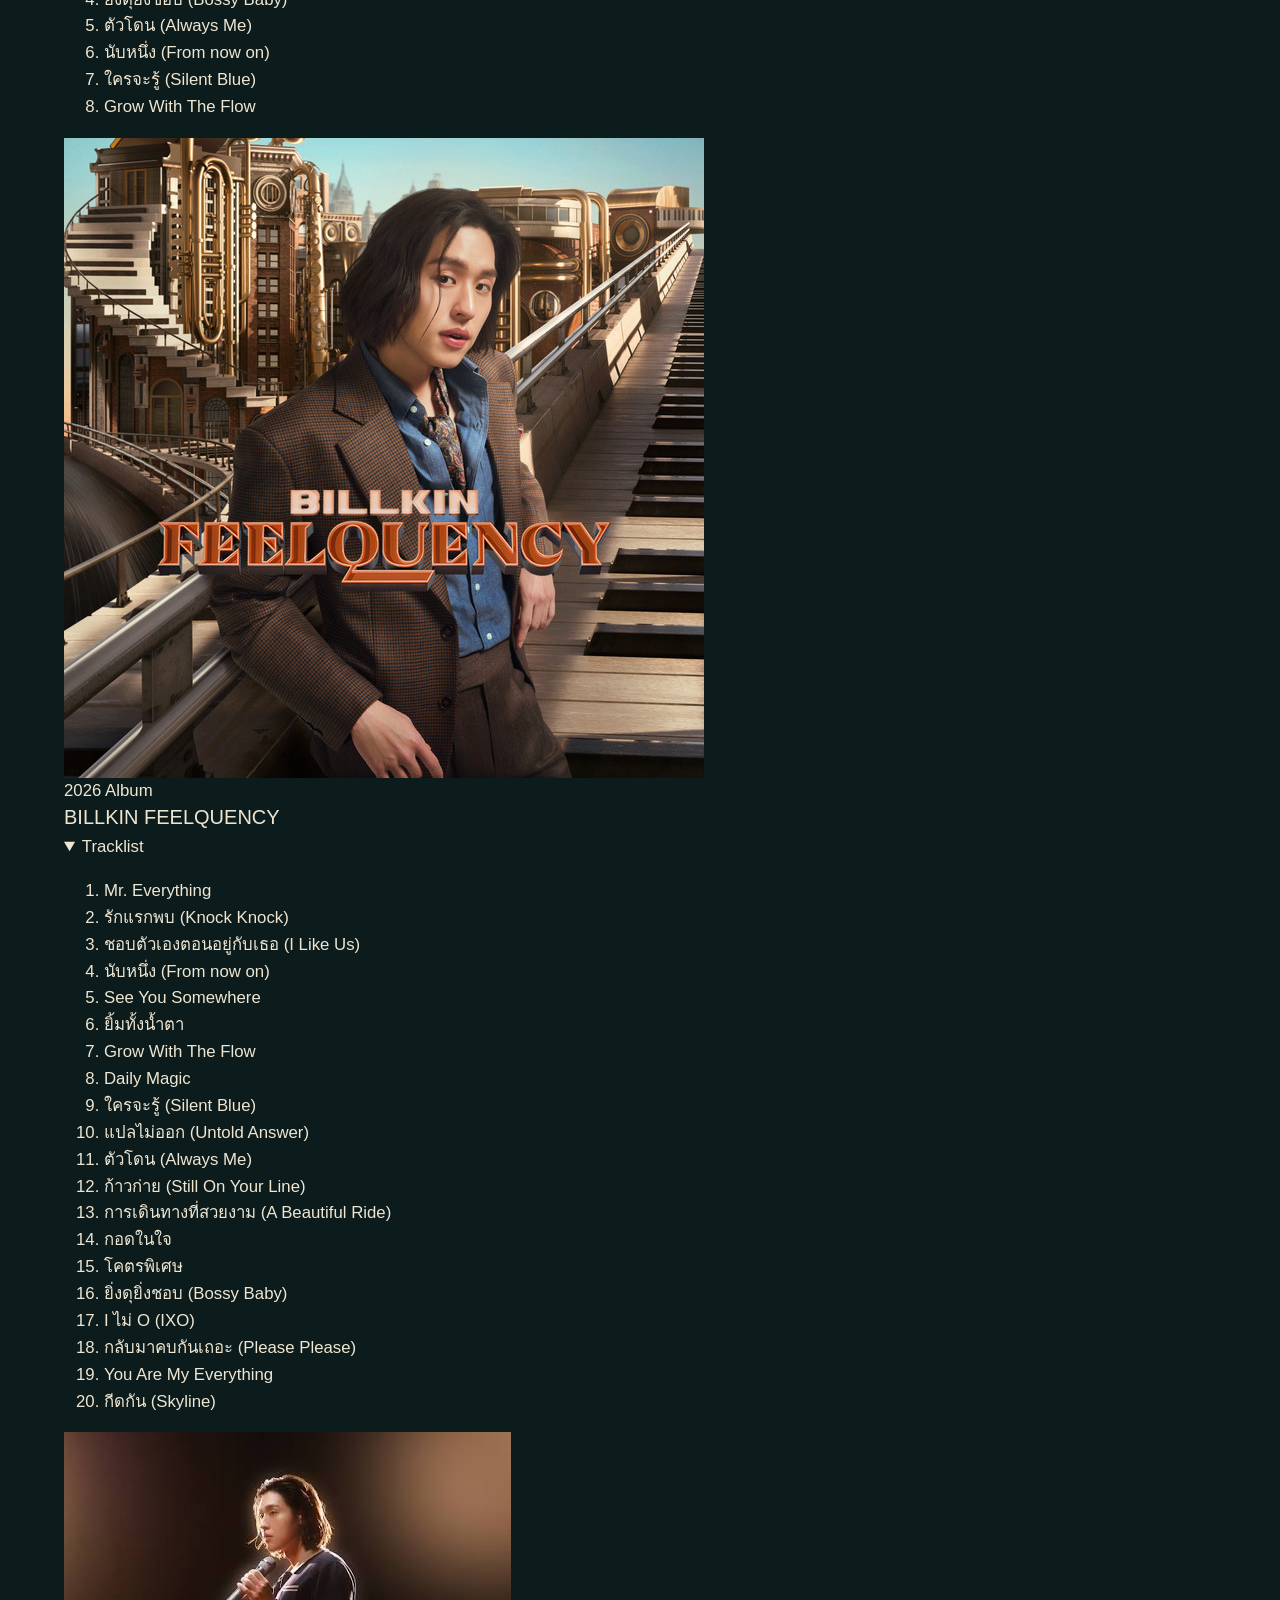
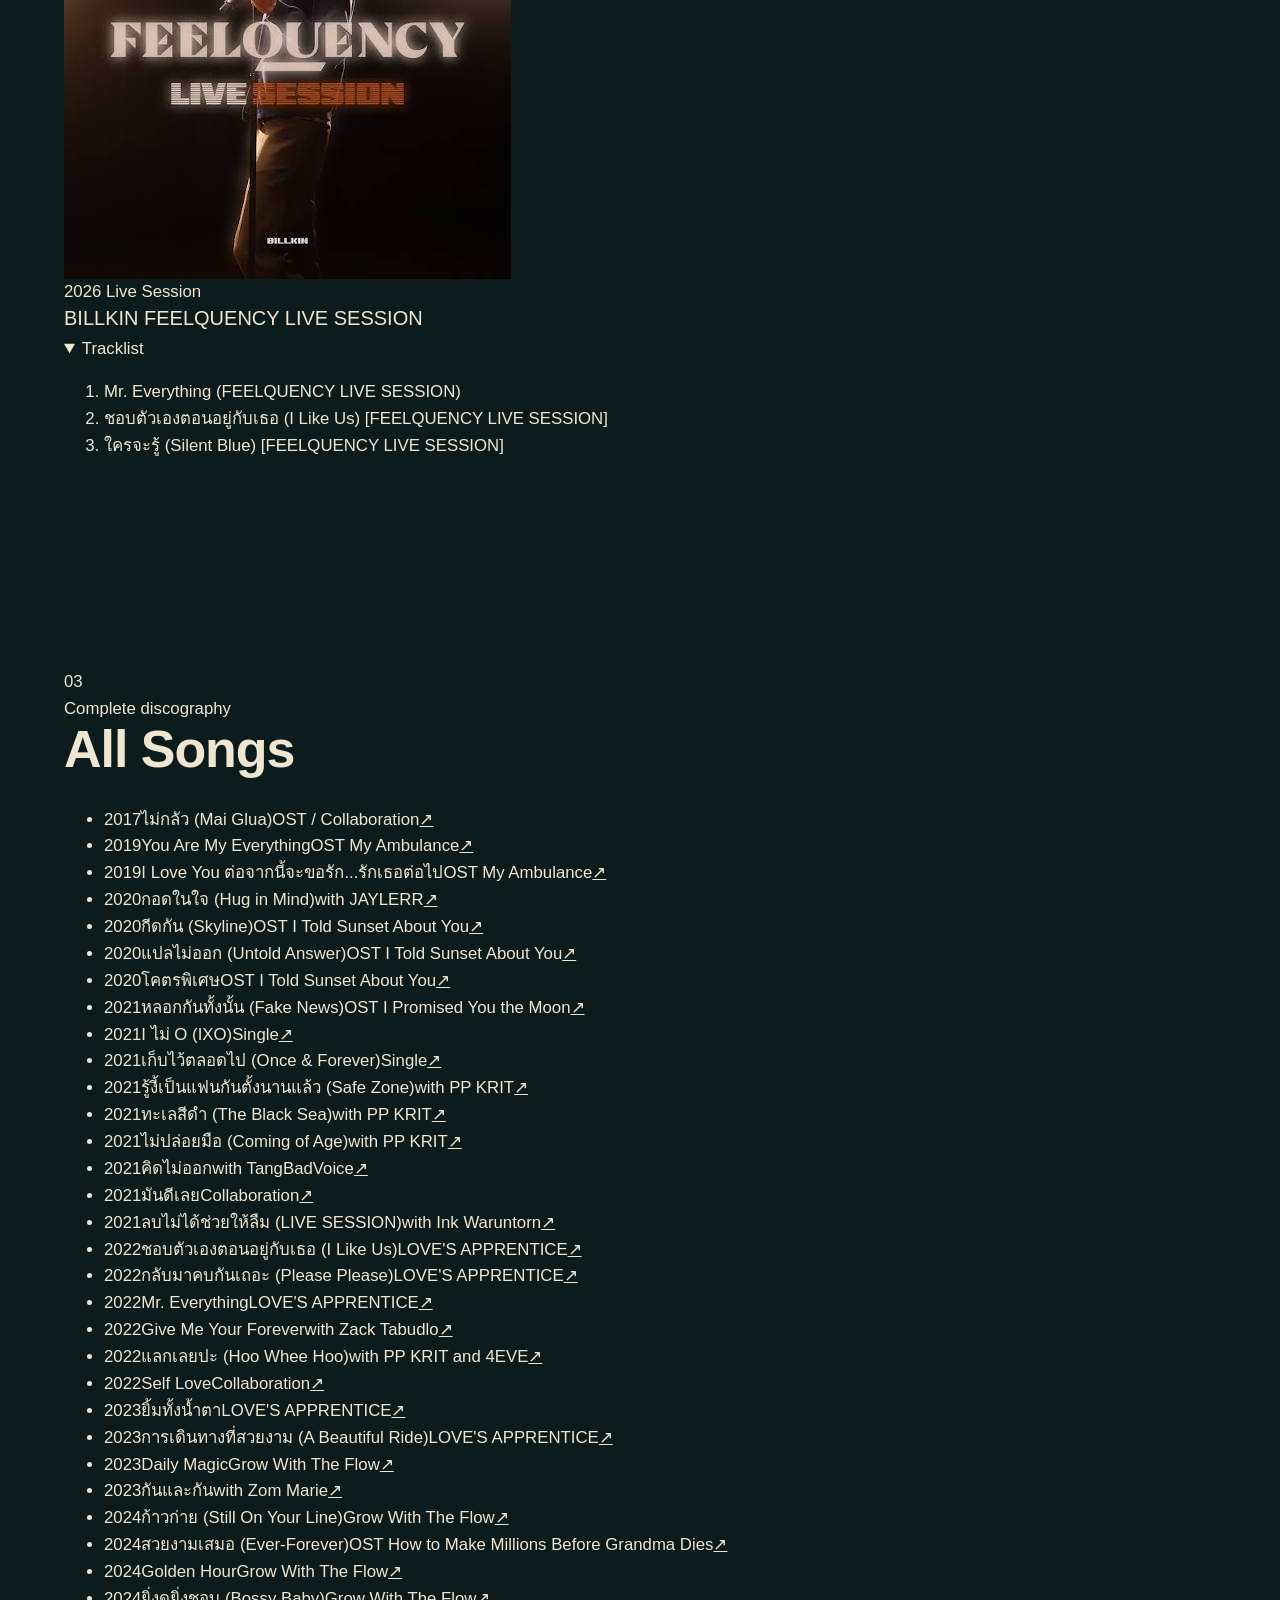
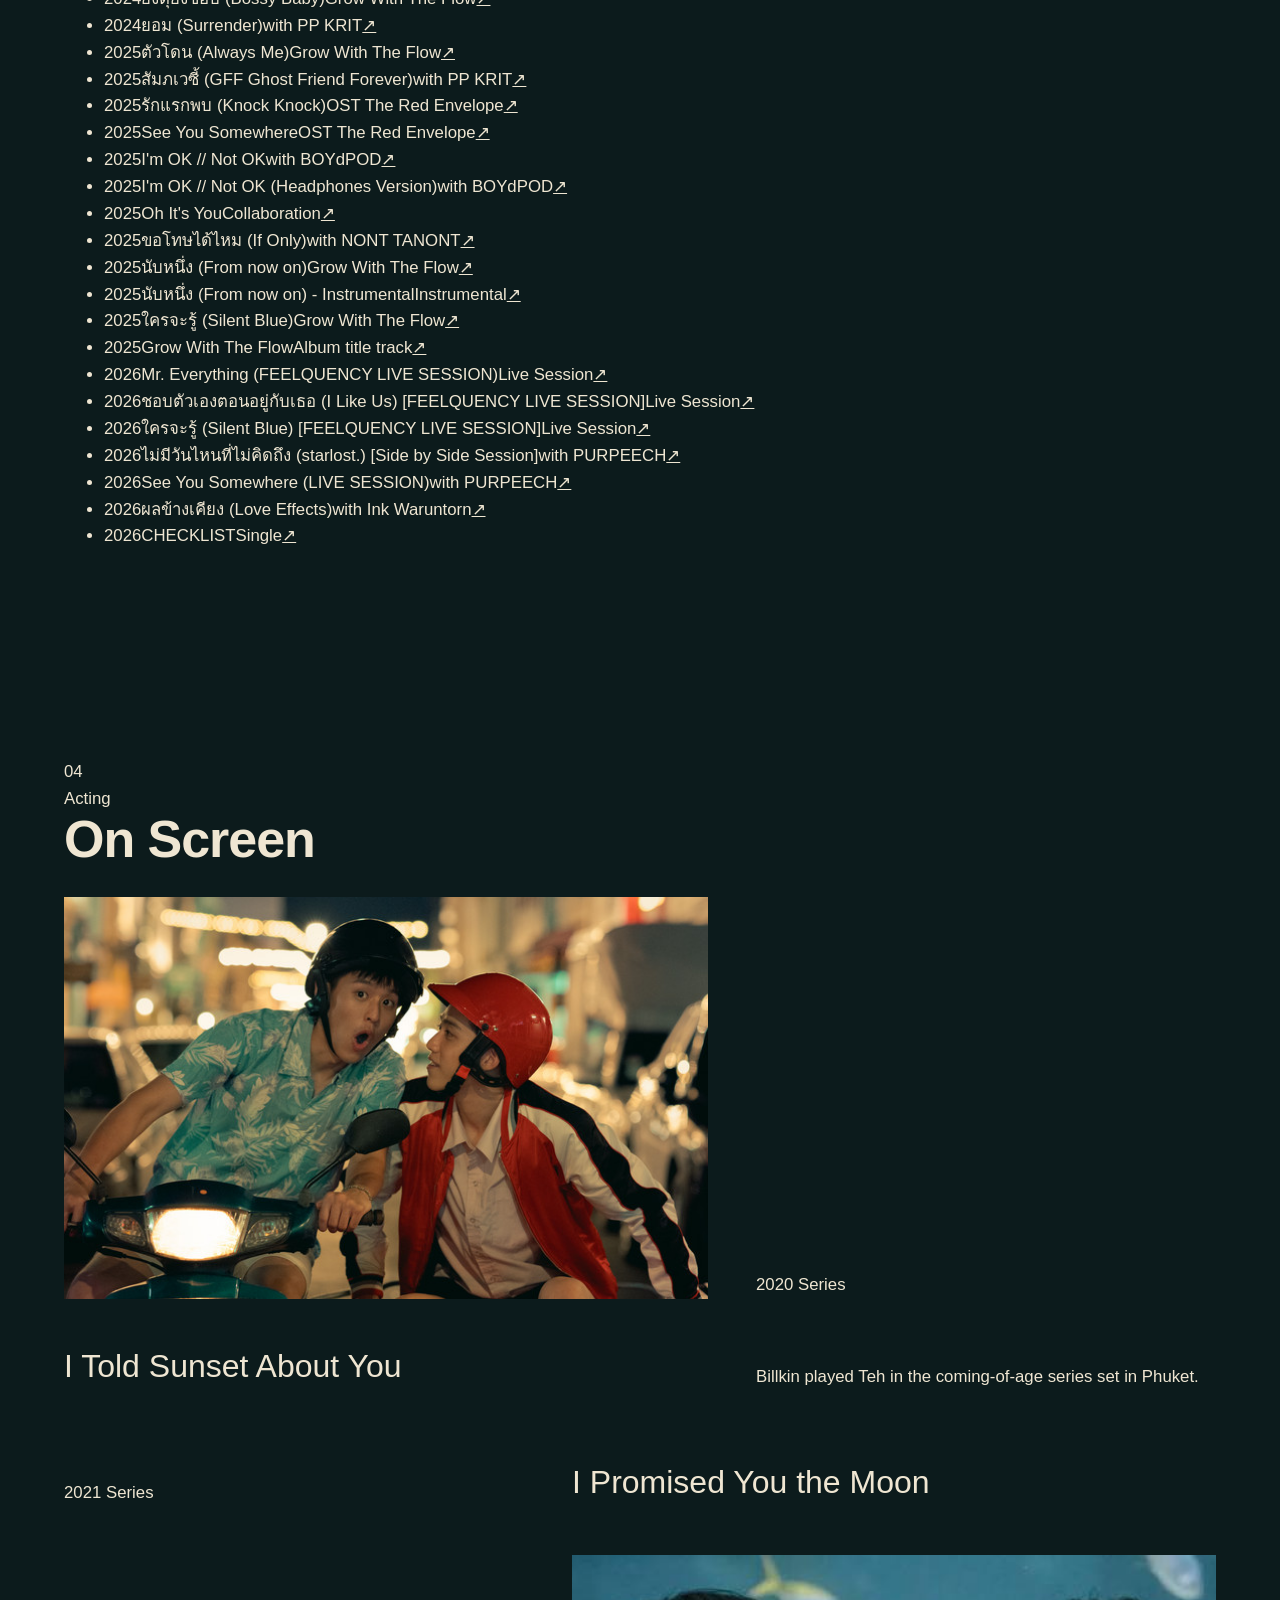
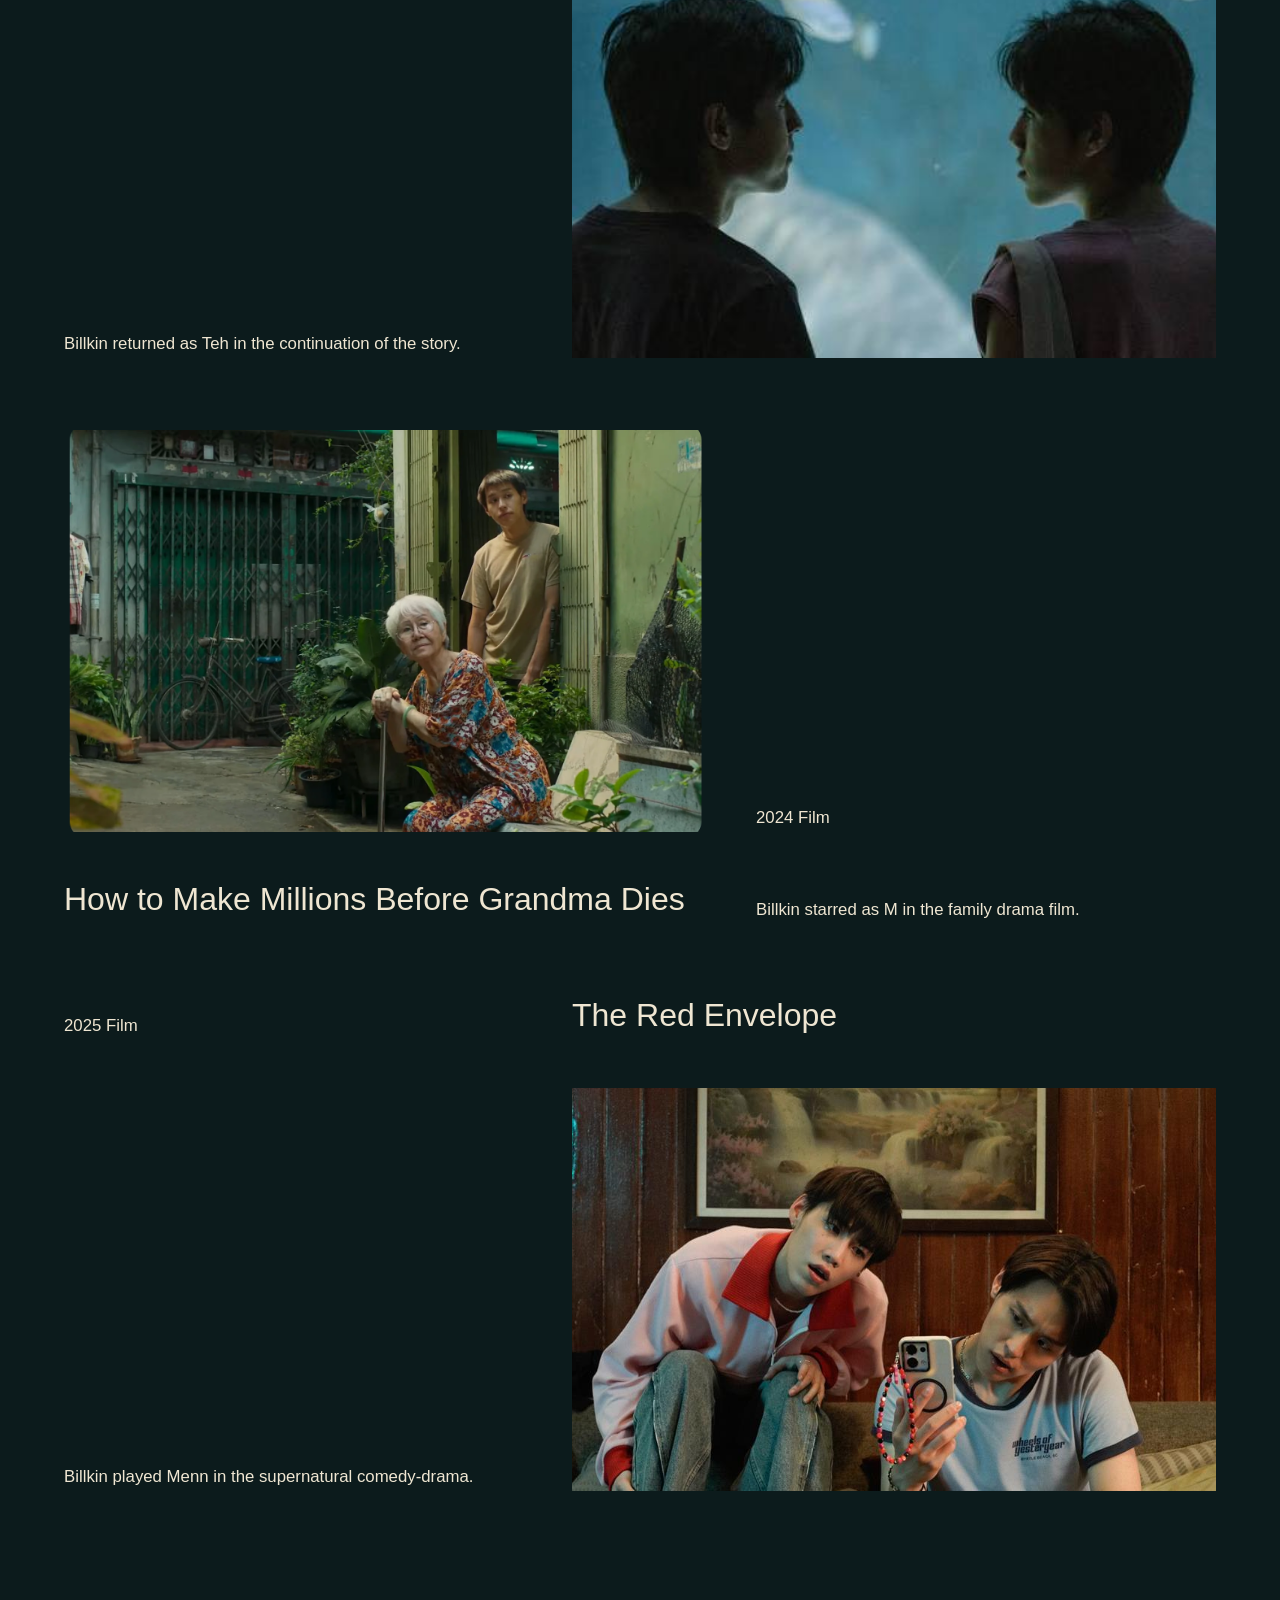
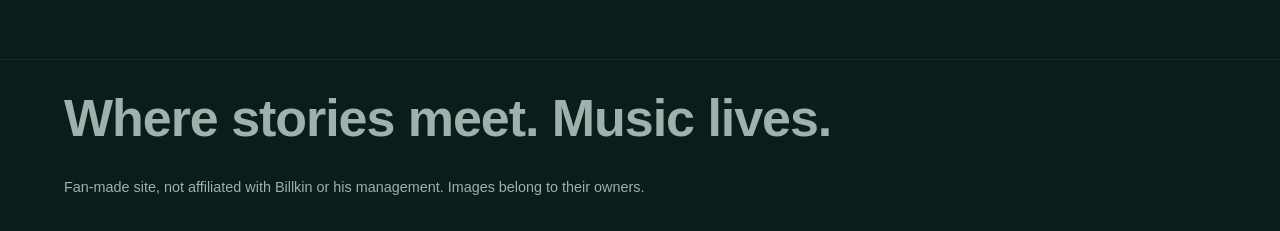
<file: billkin-site/docs/index.html>
<!doctype html>
<html lang="en" data-theme="sunset">
<head>
<meta charset="utf-8">
<meta name="viewport" content="width=device-width, initial-scale=1">
<title>Billkin | Works</title>
<meta name="description" content="Fan-made collection of Billkin's albums, songs and acting works.">
<link href="https://fonts.googleapis.com/css2?family=Sora:wght@600;800&family=Figtree:wght@400;500&family=Noto+Sans+Thai:wght@400;600&display=swap" rel="stylesheet">
<link rel="stylesheet" href="style.css">
</head>
<body>
<header class="bar">
  <a class="logo" href="#home">BILLKIN.</a>
  <nav><a href="#about">About</a><a href="#albums">Albums</a><a href="#music">Songs</a><a href="#acting">Acting</a><a href="#ai">AI usage</a></nav>
  <div class="themes" role="group" aria-label="Theme">
    <button data-set="sunset">Sunset</button><button data-set="piano">Piano</button><button data-set="studio">Studio</button>
  </div>
</header>
<section id="home" class="hero">
  <div>
    <p class="tag">Actor · Singer · Artist</p>
    <h1>Billkin <span>Putthipong</span></h1>
    <p class="lead">A fan-made collection of Billkin Putthipong's music, albums, songs and acting works.</p>
    <a class="btn" href="#albums">Explore his work ↓</a>
  </div>
  <img src="img/studio.jpg" alt="Billkin Putthipong in a recording studio">
</section>
<main>
<section id="about" class="about">
  <p class="num">01</p>
  <div><p class="tag">About</p><h2>From screen stories to music.</h2></div>
  <div class="copy"><p>Billkin is a Thai actor and recording artist known for his acting, pop music and soundtrack releases.</p>
  <p>This website presents his albums, songs and selected acting works.</p></div>
</section>
<section id="albums"><p class="num">02</p><p class="tag">Discography</p><h2>Albums &amp; EPs</h2>
<article class="album"><img src="img/loves-apprentice.jpeg" alt="LOVE&#x27;S APPRENTICE cover" loading="lazy"><div><p class="tag">2023 EP</p><h3>LOVE&#x27;S APPRENTICE</h3><details open><summary>Tracklist</summary><ol><li>ชอบตัวเองตอนอยู่กับเธอ (I Like Us)</li><li>การเดินทางที่สวยงาม (A Beautiful Ride)</li><li>Mr. Everything</li><li>กลับมาคบกันเถอะ (Please Please)</li><li>ยิ้มทั้งน้ำตา</li></ol></details></div></article>
<article class="album"><img src="img/red-envelope-ost.jpeg" alt="ซองแดงแต่งผี (OST. The Red Envelope Album) cover" loading="lazy"><div><p class="tag">2025 OST EP</p><h3>ซองแดงแต่งผี (OST. The Red Envelope Album)</h3><details open><summary>Tracklist</summary><ol><li>สัมภเวซี้ (GFF Ghost Friend Forever)</li><li>ตื่น (Wake Up Call)</li><li>ใจหล่น (Ruined)</li><li>รักแรกพบ (Knock Knock)</li><li>See You Somewhere</li></ol></details></div></article>
<article class="album"><img src="img/grow-with-the-flow.jpeg" alt="Grow With The Flow cover" loading="lazy"><div><p class="tag">2025 Album</p><h3>Grow With The Flow</h3><details open><summary>Tracklist</summary><ol><li>Daily Magic</li><li>ก้าวก่าย (Still On Your Line)</li><li>Golden Hour</li><li>ยิ่งดุยิ่งชอบ (Bossy Baby)</li><li>ตัวโดน (Always Me)</li><li>นับหนึ่ง (From now on)</li><li>ใครจะรู้ (Silent Blue)</li><li>Grow With The Flow</li></ol></details></div></article>
<article class="album"><img src="img/feelquency.jpeg" alt="BILLKIN FEELQUENCY cover" loading="lazy"><div><p class="tag">2026 Album</p><h3>BILLKIN FEELQUENCY</h3><details open><summary>Tracklist</summary><ol><li>Mr. Everything</li><li>รักแรกพบ (Knock Knock)</li><li>ชอบตัวเองตอนอยู่กับเธอ (I Like Us)</li><li>นับหนึ่ง (From now on)</li><li>See You Somewhere</li><li>ยิ้มทั้งน้ำตา</li><li>Grow With The Flow</li><li>Daily Magic</li><li>ใครจะรู้ (Silent Blue)</li><li>แปลไม่ออก (Untold Answer)</li><li>ตัวโดน (Always Me)</li><li>ก้าวก่าย (Still On Your Line)</li><li>การเดินทางที่สวยงาม (A Beautiful Ride)</li><li>กอดในใจ</li><li>โคตรพิเศษ</li><li>ยิ่งดุยิ่งชอบ (Bossy Baby)</li><li>I ไม่ O (IXO)</li><li>กลับมาคบกันเถอะ (Please Please)</li><li>You Are My Everything</li><li>กีดกัน (Skyline)</li></ol></details></div></article>
<article class="album"><img src="img/feelquency-live.jpeg" alt="BILLKIN FEELQUENCY LIVE SESSION cover" loading="lazy"><div><p class="tag">2026 Live Session</p><h3>BILLKIN FEELQUENCY LIVE SESSION</h3><details open><summary>Tracklist</summary><ol><li>Mr. Everything (FEELQUENCY LIVE SESSION)</li><li>ชอบตัวเองตอนอยู่กับเธอ (I Like Us) [FEELQUENCY LIVE SESSION]</li><li>ใครจะรู้ (Silent Blue) [FEELQUENCY LIVE SESSION]</li></ol></details></div></article>
</section>
<section id="music"><p class="num">03</p><p class="tag">Complete discography</p><h2>All Songs</h2>
<ul class="songs">
<li><span class="yr">2017</span><span class="st">ไม่กลัว (Mai Glua)</span><span class="sn">OST / Collaboration</span><a href="https://open.spotify.com/search/Billkin%20%E0%B9%84%E0%B8%A1%E0%B9%88%E0%B8%81%E0%B8%A5%E0%B8%B1%E0%B8%A7%20%28Mai%20Glua%29" target="_blank" rel="noopener" aria-label="Search ไม่กลัว (Mai Glua) on Spotify">↗</a></li>
<li><span class="yr">2019</span><span class="st">You Are My Everything</span><span class="sn">OST My Ambulance</span><a href="https://open.spotify.com/search/Billkin%20You%20Are%20My%20Everything" target="_blank" rel="noopener" aria-label="Search You Are My Everything on Spotify">↗</a></li>
<li><span class="yr">2019</span><span class="st">I Love You ต่อจากนี้จะขอรัก...รักเธอต่อไป</span><span class="sn">OST My Ambulance</span><a href="https://open.spotify.com/search/Billkin%20I%20Love%20You%20%E0%B8%95%E0%B9%88%E0%B8%AD%E0%B8%88%E0%B8%B2%E0%B8%81%E0%B8%99%E0%B8%B5%E0%B9%89%E0%B8%88%E0%B8%B0%E0%B8%82%E0%B8%AD%E0%B8%A3%E0%B8%B1%E0%B8%81...%E0%B8%A3%E0%B8%B1%E0%B8%81%E0%B9%80%E0%B8%98%E0%B8%AD%E0%B8%95%E0%B9%88%E0%B8%AD%E0%B9%84%E0%B8%9B" target="_blank" rel="noopener" aria-label="Search I Love You ต่อจากนี้จะขอรัก...รักเธอต่อไป on Spotify">↗</a></li>
<li><span class="yr">2020</span><span class="st">กอดในใจ (Hug in Mind)</span><span class="sn">with JAYLERR</span><a href="https://open.spotify.com/search/Billkin%20%E0%B8%81%E0%B8%AD%E0%B8%94%E0%B9%83%E0%B8%99%E0%B9%83%E0%B8%88%20%28Hug%20in%20Mind%29" target="_blank" rel="noopener" aria-label="Search กอดในใจ (Hug in Mind) on Spotify">↗</a></li>
<li><span class="yr">2020</span><span class="st">กีดกัน (Skyline)</span><span class="sn">OST I Told Sunset About You</span><a href="https://open.spotify.com/search/Billkin%20%E0%B8%81%E0%B8%B5%E0%B8%94%E0%B8%81%E0%B8%B1%E0%B8%99%20%28Skyline%29" target="_blank" rel="noopener" aria-label="Search กีดกัน (Skyline) on Spotify">↗</a></li>
<li><span class="yr">2020</span><span class="st">แปลไม่ออก (Untold Answer)</span><span class="sn">OST I Told Sunset About You</span><a href="https://open.spotify.com/search/Billkin%20%E0%B9%81%E0%B8%9B%E0%B8%A5%E0%B9%84%E0%B8%A1%E0%B9%88%E0%B8%AD%E0%B8%AD%E0%B8%81%20%28Untold%20Answer%29" target="_blank" rel="noopener" aria-label="Search แปลไม่ออก (Untold Answer) on Spotify">↗</a></li>
<li><span class="yr">2020</span><span class="st">โคตรพิเศษ</span><span class="sn">OST I Told Sunset About You</span><a href="https://open.spotify.com/search/Billkin%20%E0%B9%82%E0%B8%84%E0%B8%95%E0%B8%A3%E0%B8%9E%E0%B8%B4%E0%B9%80%E0%B8%A8%E0%B8%A9" target="_blank" rel="noopener" aria-label="Search โคตรพิเศษ on Spotify">↗</a></li>
<li><span class="yr">2021</span><span class="st">หลอกกันทั้งนั้น (Fake News)</span><span class="sn">OST I Promised You the Moon</span><a href="https://open.spotify.com/search/Billkin%20%E0%B8%AB%E0%B8%A5%E0%B8%AD%E0%B8%81%E0%B8%81%E0%B8%B1%E0%B8%99%E0%B8%97%E0%B8%B1%E0%B9%89%E0%B8%87%E0%B8%99%E0%B8%B1%E0%B9%89%E0%B8%99%20%28Fake%20News%29" target="_blank" rel="noopener" aria-label="Search หลอกกันทั้งนั้น (Fake News) on Spotify">↗</a></li>
<li><span class="yr">2021</span><span class="st">I ไม่ O (IXO)</span><span class="sn">Single</span><a href="https://open.spotify.com/search/Billkin%20I%20%E0%B9%84%E0%B8%A1%E0%B9%88%20O%20%28IXO%29" target="_blank" rel="noopener" aria-label="Search I ไม่ O (IXO) on Spotify">↗</a></li>
<li><span class="yr">2021</span><span class="st">เก็บไว้ตลอดไป (Once &amp; Forever)</span><span class="sn">Single</span><a href="https://open.spotify.com/search/Billkin%20%E0%B9%80%E0%B8%81%E0%B9%87%E0%B8%9A%E0%B9%84%E0%B8%A7%E0%B9%89%E0%B8%95%E0%B8%A5%E0%B8%AD%E0%B8%94%E0%B9%84%E0%B8%9B%20%28Once%20%26%20Forever%29" target="_blank" rel="noopener" aria-label="Search เก็บไว้ตลอดไป (Once &amp; Forever) on Spotify">↗</a></li>
<li><span class="yr">2021</span><span class="st">รู้งี้เป็นแฟนกันตั้งนานแล้ว (Safe Zone)</span><span class="sn">with PP KRIT</span><a href="https://open.spotify.com/search/Billkin%20%E0%B8%A3%E0%B8%B9%E0%B9%89%E0%B8%87%E0%B8%B5%E0%B9%89%E0%B9%80%E0%B8%9B%E0%B9%87%E0%B8%99%E0%B9%81%E0%B8%9F%E0%B8%99%E0%B8%81%E0%B8%B1%E0%B8%99%E0%B8%95%E0%B8%B1%E0%B9%89%E0%B8%87%E0%B8%99%E0%B8%B2%E0%B8%99%E0%B9%81%E0%B8%A5%E0%B9%89%E0%B8%A7%20%28Safe%20Zone%29" target="_blank" rel="noopener" aria-label="Search รู้งี้เป็นแฟนกันตั้งนานแล้ว (Safe Zone) on Spotify">↗</a></li>
<li><span class="yr">2021</span><span class="st">ทะเลสีดำ (The Black Sea)</span><span class="sn">with PP KRIT</span><a href="https://open.spotify.com/search/Billkin%20%E0%B8%97%E0%B8%B0%E0%B9%80%E0%B8%A5%E0%B8%AA%E0%B8%B5%E0%B8%94%E0%B8%B3%20%28The%20Black%20Sea%29" target="_blank" rel="noopener" aria-label="Search ทะเลสีดำ (The Black Sea) on Spotify">↗</a></li>
<li><span class="yr">2021</span><span class="st">ไม่ปล่อยมือ (Coming of Age)</span><span class="sn">with PP KRIT</span><a href="https://open.spotify.com/search/Billkin%20%E0%B9%84%E0%B8%A1%E0%B9%88%E0%B8%9B%E0%B8%A5%E0%B9%88%E0%B8%AD%E0%B8%A2%E0%B8%A1%E0%B8%B7%E0%B8%AD%20%28Coming%20of%20Age%29" target="_blank" rel="noopener" aria-label="Search ไม่ปล่อยมือ (Coming of Age) on Spotify">↗</a></li>
<li><span class="yr">2021</span><span class="st">คิดไม่ออก</span><span class="sn">with TangBadVoice</span><a href="https://open.spotify.com/search/Billkin%20%E0%B8%84%E0%B8%B4%E0%B8%94%E0%B9%84%E0%B8%A1%E0%B9%88%E0%B8%AD%E0%B8%AD%E0%B8%81" target="_blank" rel="noopener" aria-label="Search คิดไม่ออก on Spotify">↗</a></li>
<li><span class="yr">2021</span><span class="st">มันดีเลย</span><span class="sn">Collaboration</span><a href="https://open.spotify.com/search/Billkin%20%E0%B8%A1%E0%B8%B1%E0%B8%99%E0%B8%94%E0%B8%B5%E0%B9%80%E0%B8%A5%E0%B8%A2" target="_blank" rel="noopener" aria-label="Search มันดีเลย on Spotify">↗</a></li>
<li><span class="yr">2021</span><span class="st">ลบไม่ได้ช่วยให้ลืม (LIVE SESSION)</span><span class="sn">with Ink Waruntorn</span><a href="https://open.spotify.com/search/Billkin%20%E0%B8%A5%E0%B8%9A%E0%B9%84%E0%B8%A1%E0%B9%88%E0%B9%84%E0%B8%94%E0%B9%89%E0%B8%8A%E0%B9%88%E0%B8%A7%E0%B8%A2%E0%B9%83%E0%B8%AB%E0%B9%89%E0%B8%A5%E0%B8%B7%E0%B8%A1%20%28LIVE%20SESSION%29" target="_blank" rel="noopener" aria-label="Search ลบไม่ได้ช่วยให้ลืม (LIVE SESSION) on Spotify">↗</a></li>
<li><span class="yr">2022</span><span class="st">ชอบตัวเองตอนอยู่กับเธอ (I Like Us)</span><span class="sn">LOVE&#x27;S APPRENTICE</span><a href="https://open.spotify.com/search/Billkin%20%E0%B8%8A%E0%B8%AD%E0%B8%9A%E0%B8%95%E0%B8%B1%E0%B8%A7%E0%B9%80%E0%B8%AD%E0%B8%87%E0%B8%95%E0%B8%AD%E0%B8%99%E0%B8%AD%E0%B8%A2%E0%B8%B9%E0%B9%88%E0%B8%81%E0%B8%B1%E0%B8%9A%E0%B9%80%E0%B8%98%E0%B8%AD%20%28I%20Like%20Us%29" target="_blank" rel="noopener" aria-label="Search ชอบตัวเองตอนอยู่กับเธอ (I Like Us) on Spotify">↗</a></li>
<li><span class="yr">2022</span><span class="st">กลับมาคบกันเถอะ (Please Please)</span><span class="sn">LOVE&#x27;S APPRENTICE</span><a href="https://open.spotify.com/search/Billkin%20%E0%B8%81%E0%B8%A5%E0%B8%B1%E0%B8%9A%E0%B8%A1%E0%B8%B2%E0%B8%84%E0%B8%9A%E0%B8%81%E0%B8%B1%E0%B8%99%E0%B9%80%E0%B8%96%E0%B8%AD%E0%B8%B0%20%28Please%20Please%29" target="_blank" rel="noopener" aria-label="Search กลับมาคบกันเถอะ (Please Please) on Spotify">↗</a></li>
<li><span class="yr">2022</span><span class="st">Mr. Everything</span><span class="sn">LOVE&#x27;S APPRENTICE</span><a href="https://open.spotify.com/search/Billkin%20Mr.%20Everything" target="_blank" rel="noopener" aria-label="Search Mr. Everything on Spotify">↗</a></li>
<li><span class="yr">2022</span><span class="st">Give Me Your Forever</span><span class="sn">with Zack Tabudlo</span><a href="https://open.spotify.com/search/Billkin%20Give%20Me%20Your%20Forever" target="_blank" rel="noopener" aria-label="Search Give Me Your Forever on Spotify">↗</a></li>
<li><span class="yr">2022</span><span class="st">แลกเลยปะ (Hoo Whee Hoo)</span><span class="sn">with PP KRIT and 4EVE</span><a href="https://open.spotify.com/search/Billkin%20%E0%B9%81%E0%B8%A5%E0%B8%81%E0%B9%80%E0%B8%A5%E0%B8%A2%E0%B8%9B%E0%B8%B0%20%28Hoo%20Whee%20Hoo%29" target="_blank" rel="noopener" aria-label="Search แลกเลยปะ (Hoo Whee Hoo) on Spotify">↗</a></li>
<li><span class="yr">2022</span><span class="st">Self Love</span><span class="sn">Collaboration</span><a href="https://open.spotify.com/search/Billkin%20Self%20Love" target="_blank" rel="noopener" aria-label="Search Self Love on Spotify">↗</a></li>
<li><span class="yr">2023</span><span class="st">ยิ้มทั้งน้ำตา</span><span class="sn">LOVE&#x27;S APPRENTICE</span><a href="https://open.spotify.com/search/Billkin%20%E0%B8%A2%E0%B8%B4%E0%B9%89%E0%B8%A1%E0%B8%97%E0%B8%B1%E0%B9%89%E0%B8%87%E0%B8%99%E0%B9%89%E0%B8%B3%E0%B8%95%E0%B8%B2" target="_blank" rel="noopener" aria-label="Search ยิ้มทั้งน้ำตา on Spotify">↗</a></li>
<li><span class="yr">2023</span><span class="st">การเดินทางที่สวยงาม (A Beautiful Ride)</span><span class="sn">LOVE&#x27;S APPRENTICE</span><a href="https://open.spotify.com/search/Billkin%20%E0%B8%81%E0%B8%B2%E0%B8%A3%E0%B9%80%E0%B8%94%E0%B8%B4%E0%B8%99%E0%B8%97%E0%B8%B2%E0%B8%87%E0%B8%97%E0%B8%B5%E0%B9%88%E0%B8%AA%E0%B8%A7%E0%B8%A2%E0%B8%87%E0%B8%B2%E0%B8%A1%20%28A%20Beautiful%20Ride%29" target="_blank" rel="noopener" aria-label="Search การเดินทางที่สวยงาม (A Beautiful Ride) on Spotify">↗</a></li>
<li><span class="yr">2023</span><span class="st">Daily Magic</span><span class="sn">Grow With The Flow</span><a href="https://open.spotify.com/search/Billkin%20Daily%20Magic" target="_blank" rel="noopener" aria-label="Search Daily Magic on Spotify">↗</a></li>
<li><span class="yr">2023</span><span class="st">กันและกัน</span><span class="sn">with Zom Marie</span><a href="https://open.spotify.com/search/Billkin%20%E0%B8%81%E0%B8%B1%E0%B8%99%E0%B9%81%E0%B8%A5%E0%B8%B0%E0%B8%81%E0%B8%B1%E0%B8%99" target="_blank" rel="noopener" aria-label="Search กันและกัน on Spotify">↗</a></li>
<li><span class="yr">2024</span><span class="st">ก้าวก่าย (Still On Your Line)</span><span class="sn">Grow With The Flow</span><a href="https://open.spotify.com/search/Billkin%20%E0%B8%81%E0%B9%89%E0%B8%B2%E0%B8%A7%E0%B8%81%E0%B9%88%E0%B8%B2%E0%B8%A2%20%28Still%20On%20Your%20Line%29" target="_blank" rel="noopener" aria-label="Search ก้าวก่าย (Still On Your Line) on Spotify">↗</a></li>
<li><span class="yr">2024</span><span class="st">สวยงามเสมอ (Ever-Forever)</span><span class="sn">OST How to Make Millions Before Grandma Dies</span><a href="https://open.spotify.com/search/Billkin%20%E0%B8%AA%E0%B8%A7%E0%B8%A2%E0%B8%87%E0%B8%B2%E0%B8%A1%E0%B9%80%E0%B8%AA%E0%B8%A1%E0%B8%AD%20%28Ever-Forever%29" target="_blank" rel="noopener" aria-label="Search สวยงามเสมอ (Ever-Forever) on Spotify">↗</a></li>
<li><span class="yr">2024</span><span class="st">Golden Hour</span><span class="sn">Grow With The Flow</span><a href="https://open.spotify.com/search/Billkin%20Golden%20Hour" target="_blank" rel="noopener" aria-label="Search Golden Hour on Spotify">↗</a></li>
<li><span class="yr">2024</span><span class="st">ยิ่งดุยิ่งชอบ (Bossy Baby)</span><span class="sn">Grow With The Flow</span><a href="https://open.spotify.com/search/Billkin%20%E0%B8%A2%E0%B8%B4%E0%B9%88%E0%B8%87%E0%B8%94%E0%B8%B8%E0%B8%A2%E0%B8%B4%E0%B9%88%E0%B8%87%E0%B8%8A%E0%B8%AD%E0%B8%9A%20%28Bossy%20Baby%29" target="_blank" rel="noopener" aria-label="Search ยิ่งดุยิ่งชอบ (Bossy Baby) on Spotify">↗</a></li>
<li><span class="yr">2024</span><span class="st">ยอม (Surrender)</span><span class="sn">with PP KRIT</span><a href="https://open.spotify.com/search/Billkin%20%E0%B8%A2%E0%B8%AD%E0%B8%A1%20%28Surrender%29" target="_blank" rel="noopener" aria-label="Search ยอม (Surrender) on Spotify">↗</a></li>
<li><span class="yr">2025</span><span class="st">ตัวโดน (Always Me)</span><span class="sn">Grow With The Flow</span><a href="https://open.spotify.com/search/Billkin%20%E0%B8%95%E0%B8%B1%E0%B8%A7%E0%B9%82%E0%B8%94%E0%B8%99%20%28Always%20Me%29" target="_blank" rel="noopener" aria-label="Search ตัวโดน (Always Me) on Spotify">↗</a></li>
<li><span class="yr">2025</span><span class="st">สัมภเวซี้ (GFF Ghost Friend Forever)</span><span class="sn">with PP KRIT</span><a href="https://open.spotify.com/search/Billkin%20%E0%B8%AA%E0%B8%B1%E0%B8%A1%E0%B8%A0%E0%B9%80%E0%B8%A7%E0%B8%8B%E0%B8%B5%E0%B9%89%20%28GFF%20Ghost%20Friend%20Forever%29" target="_blank" rel="noopener" aria-label="Search สัมภเวซี้ (GFF Ghost Friend Forever) on Spotify">↗</a></li>
<li><span class="yr">2025</span><span class="st">รักแรกพบ (Knock Knock)</span><span class="sn">OST The Red Envelope</span><a href="https://open.spotify.com/search/Billkin%20%E0%B8%A3%E0%B8%B1%E0%B8%81%E0%B9%81%E0%B8%A3%E0%B8%81%E0%B8%9E%E0%B8%9A%20%28Knock%20Knock%29" target="_blank" rel="noopener" aria-label="Search รักแรกพบ (Knock Knock) on Spotify">↗</a></li>
<li><span class="yr">2025</span><span class="st">See You Somewhere</span><span class="sn">OST The Red Envelope</span><a href="https://open.spotify.com/search/Billkin%20See%20You%20Somewhere" target="_blank" rel="noopener" aria-label="Search See You Somewhere on Spotify">↗</a></li>
<li><span class="yr">2025</span><span class="st">I&#x27;m OK // Not OK</span><span class="sn">with BOYdPOD</span><a href="https://open.spotify.com/search/Billkin%20I%27m%20OK%20//%20Not%20OK" target="_blank" rel="noopener" aria-label="Search I&#x27;m OK // Not OK on Spotify">↗</a></li>
<li><span class="yr">2025</span><span class="st">I&#x27;m OK // Not OK (Headphones Version)</span><span class="sn">with BOYdPOD</span><a href="https://open.spotify.com/search/Billkin%20I%27m%20OK%20//%20Not%20OK%20%28Headphones%20Version%29" target="_blank" rel="noopener" aria-label="Search I&#x27;m OK // Not OK (Headphones Version) on Spotify">↗</a></li>
<li><span class="yr">2025</span><span class="st">Oh It&#x27;s You</span><span class="sn">Collaboration</span><a href="https://open.spotify.com/search/Billkin%20Oh%20It%27s%20You" target="_blank" rel="noopener" aria-label="Search Oh It&#x27;s You on Spotify">↗</a></li>
<li><span class="yr">2025</span><span class="st">ขอโทษได้ไหม (If Only)</span><span class="sn">with NONT TANONT</span><a href="https://open.spotify.com/search/Billkin%20%E0%B8%82%E0%B8%AD%E0%B9%82%E0%B8%97%E0%B8%A9%E0%B9%84%E0%B8%94%E0%B9%89%E0%B9%84%E0%B8%AB%E0%B8%A1%20%28If%20Only%29" target="_blank" rel="noopener" aria-label="Search ขอโทษได้ไหม (If Only) on Spotify">↗</a></li>
<li><span class="yr">2025</span><span class="st">นับหนึ่ง (From now on)</span><span class="sn">Grow With The Flow</span><a href="https://open.spotify.com/search/Billkin%20%E0%B8%99%E0%B8%B1%E0%B8%9A%E0%B8%AB%E0%B8%99%E0%B8%B6%E0%B9%88%E0%B8%87%20%28From%20now%20on%29" target="_blank" rel="noopener" aria-label="Search นับหนึ่ง (From now on) on Spotify">↗</a></li>
<li><span class="yr">2025</span><span class="st">นับหนึ่ง (From now on) - Instrumental</span><span class="sn">Instrumental</span><a href="https://open.spotify.com/search/Billkin%20%E0%B8%99%E0%B8%B1%E0%B8%9A%E0%B8%AB%E0%B8%99%E0%B8%B6%E0%B9%88%E0%B8%87%20%28From%20now%20on%29%20-%20Instrumental" target="_blank" rel="noopener" aria-label="Search นับหนึ่ง (From now on) - Instrumental on Spotify">↗</a></li>
<li><span class="yr">2025</span><span class="st">ใครจะรู้ (Silent Blue)</span><span class="sn">Grow With The Flow</span><a href="https://open.spotify.com/search/Billkin%20%E0%B9%83%E0%B8%84%E0%B8%A3%E0%B8%88%E0%B8%B0%E0%B8%A3%E0%B8%B9%E0%B9%89%20%28Silent%20Blue%29" target="_blank" rel="noopener" aria-label="Search ใครจะรู้ (Silent Blue) on Spotify">↗</a></li>
<li><span class="yr">2025</span><span class="st">Grow With The Flow</span><span class="sn">Album title track</span><a href="https://open.spotify.com/search/Billkin%20Grow%20With%20The%20Flow" target="_blank" rel="noopener" aria-label="Search Grow With The Flow on Spotify">↗</a></li>
<li><span class="yr">2026</span><span class="st">Mr. Everything (FEELQUENCY LIVE SESSION)</span><span class="sn">Live Session</span><a href="https://open.spotify.com/search/Billkin%20Mr.%20Everything%20%28FEELQUENCY%20LIVE%20SESSION%29" target="_blank" rel="noopener" aria-label="Search Mr. Everything (FEELQUENCY LIVE SESSION) on Spotify">↗</a></li>
<li><span class="yr">2026</span><span class="st">ชอบตัวเองตอนอยู่กับเธอ (I Like Us) [FEELQUENCY LIVE SESSION]</span><span class="sn">Live Session</span><a href="https://open.spotify.com/search/Billkin%20%E0%B8%8A%E0%B8%AD%E0%B8%9A%E0%B8%95%E0%B8%B1%E0%B8%A7%E0%B9%80%E0%B8%AD%E0%B8%87%E0%B8%95%E0%B8%AD%E0%B8%99%E0%B8%AD%E0%B8%A2%E0%B8%B9%E0%B9%88%E0%B8%81%E0%B8%B1%E0%B8%9A%E0%B9%80%E0%B8%98%E0%B8%AD%20%28I%20Like%20Us%29%20%5BFEELQUENCY%20LIVE%20SESSION%5D" target="_blank" rel="noopener" aria-label="Search ชอบตัวเองตอนอยู่กับเธอ (I Like Us) [FEELQUENCY LIVE SESSION] on Spotify">↗</a></li>
<li><span class="yr">2026</span><span class="st">ใครจะรู้ (Silent Blue) [FEELQUENCY LIVE SESSION]</span><span class="sn">Live Session</span><a href="https://open.spotify.com/search/Billkin%20%E0%B9%83%E0%B8%84%E0%B8%A3%E0%B8%88%E0%B8%B0%E0%B8%A3%E0%B8%B9%E0%B9%89%20%28Silent%20Blue%29%20%5BFEELQUENCY%20LIVE%20SESSION%5D" target="_blank" rel="noopener" aria-label="Search ใครจะรู้ (Silent Blue) [FEELQUENCY LIVE SESSION] on Spotify">↗</a></li>
<li><span class="yr">2026</span><span class="st">ไม่มีวันไหนที่ไม่คิดถึง (starlost.) [Side by Side Session]</span><span class="sn">with PURPEECH</span><a href="https://open.spotify.com/search/Billkin%20%E0%B9%84%E0%B8%A1%E0%B9%88%E0%B8%A1%E0%B8%B5%E0%B8%A7%E0%B8%B1%E0%B8%99%E0%B9%84%E0%B8%AB%E0%B8%99%E0%B8%97%E0%B8%B5%E0%B9%88%E0%B9%84%E0%B8%A1%E0%B9%88%E0%B8%84%E0%B8%B4%E0%B8%94%E0%B8%96%E0%B8%B6%E0%B8%87%20%28starlost.%29%20%5BSide%20by%20Side%20Session%5D" target="_blank" rel="noopener" aria-label="Search ไม่มีวันไหนที่ไม่คิดถึง (starlost.) [Side by Side Session] on Spotify">↗</a></li>
<li><span class="yr">2026</span><span class="st">See You Somewhere (LIVE SESSION)</span><span class="sn">with PURPEECH</span><a href="https://open.spotify.com/search/Billkin%20See%20You%20Somewhere%20%28LIVE%20SESSION%29" target="_blank" rel="noopener" aria-label="Search See You Somewhere (LIVE SESSION) on Spotify">↗</a></li>
<li><span class="yr">2026</span><span class="st">ผลข้างเคียง (Love Effects)</span><span class="sn">with Ink Waruntorn</span><a href="https://open.spotify.com/search/Billkin%20%E0%B8%9C%E0%B8%A5%E0%B8%82%E0%B9%89%E0%B8%B2%E0%B8%87%E0%B9%80%E0%B8%84%E0%B8%B5%E0%B8%A2%E0%B8%87%20%28Love%20Effects%29" target="_blank" rel="noopener" aria-label="Search ผลข้างเคียง (Love Effects) on Spotify">↗</a></li>
<li><span class="yr">2026</span><span class="st">CHECKLIST</span><span class="sn">Single</span><a href="https://open.spotify.com/search/Billkin%20CHECKLIST" target="_blank" rel="noopener" aria-label="Search CHECKLIST on Spotify">↗</a></li>
</ul></section>
<section id="acting"><p class="num">04</p><p class="tag">Acting</p><h2>On Screen</h2>
<div class="works">
<article class="work"><img src="img/i-told-sunset.jpeg" alt="Still from I Told Sunset About You" loading="lazy"><p class="tag">2020 Series</p><h3>I Told Sunset About You</h3><p>Billkin played Teh in the coming-of-age series set in Phuket.</p></article>
<article class="work"><img src="img/i-promised-you.jpeg" alt="Still from I Promised You the Moon" loading="lazy"><p class="tag">2021 Series</p><h3>I Promised You the Moon</h3><p>Billkin returned as Teh in the continuation of the story.</p></article>
<article class="work"><img src="img/grandma.png" alt="Still from How to Make Millions Before Grandma Dies" loading="lazy"><p class="tag">2024 Film</p><h3>How to Make Millions Before Grandma Dies</h3><p>Billkin starred as M in the family drama film.</p></article>
<article class="work"><img src="img/red-envelope.jpg" alt="Still from The Red Envelope" loading="lazy"><p class="tag">2025 Film</p><h3>The Red Envelope</h3><p>Billkin played Menn in the supernatural comedy-drama.</p></article>
</div></section>
</main>
<footer>
  <h2>Where stories meet. Music lives.</h2>
  <p>Fan-made site, not affiliated with Billkin or his management. Images belong to their owners.</p>
</footer>
<script>
document.querySelectorAll("[data-set]").forEach(function(b){
  b.addEventListener("click",function(){
    document.documentElement.dataset.theme=b.dataset.set;
    try{localStorage.setItem("theme",b.dataset.set)}catch(x){}
  });
});
try{var t=localStorage.getItem("theme");if(t)document.documentElement.dataset.theme=t}catch(x){}
</script>
</body>
</html>
</file>
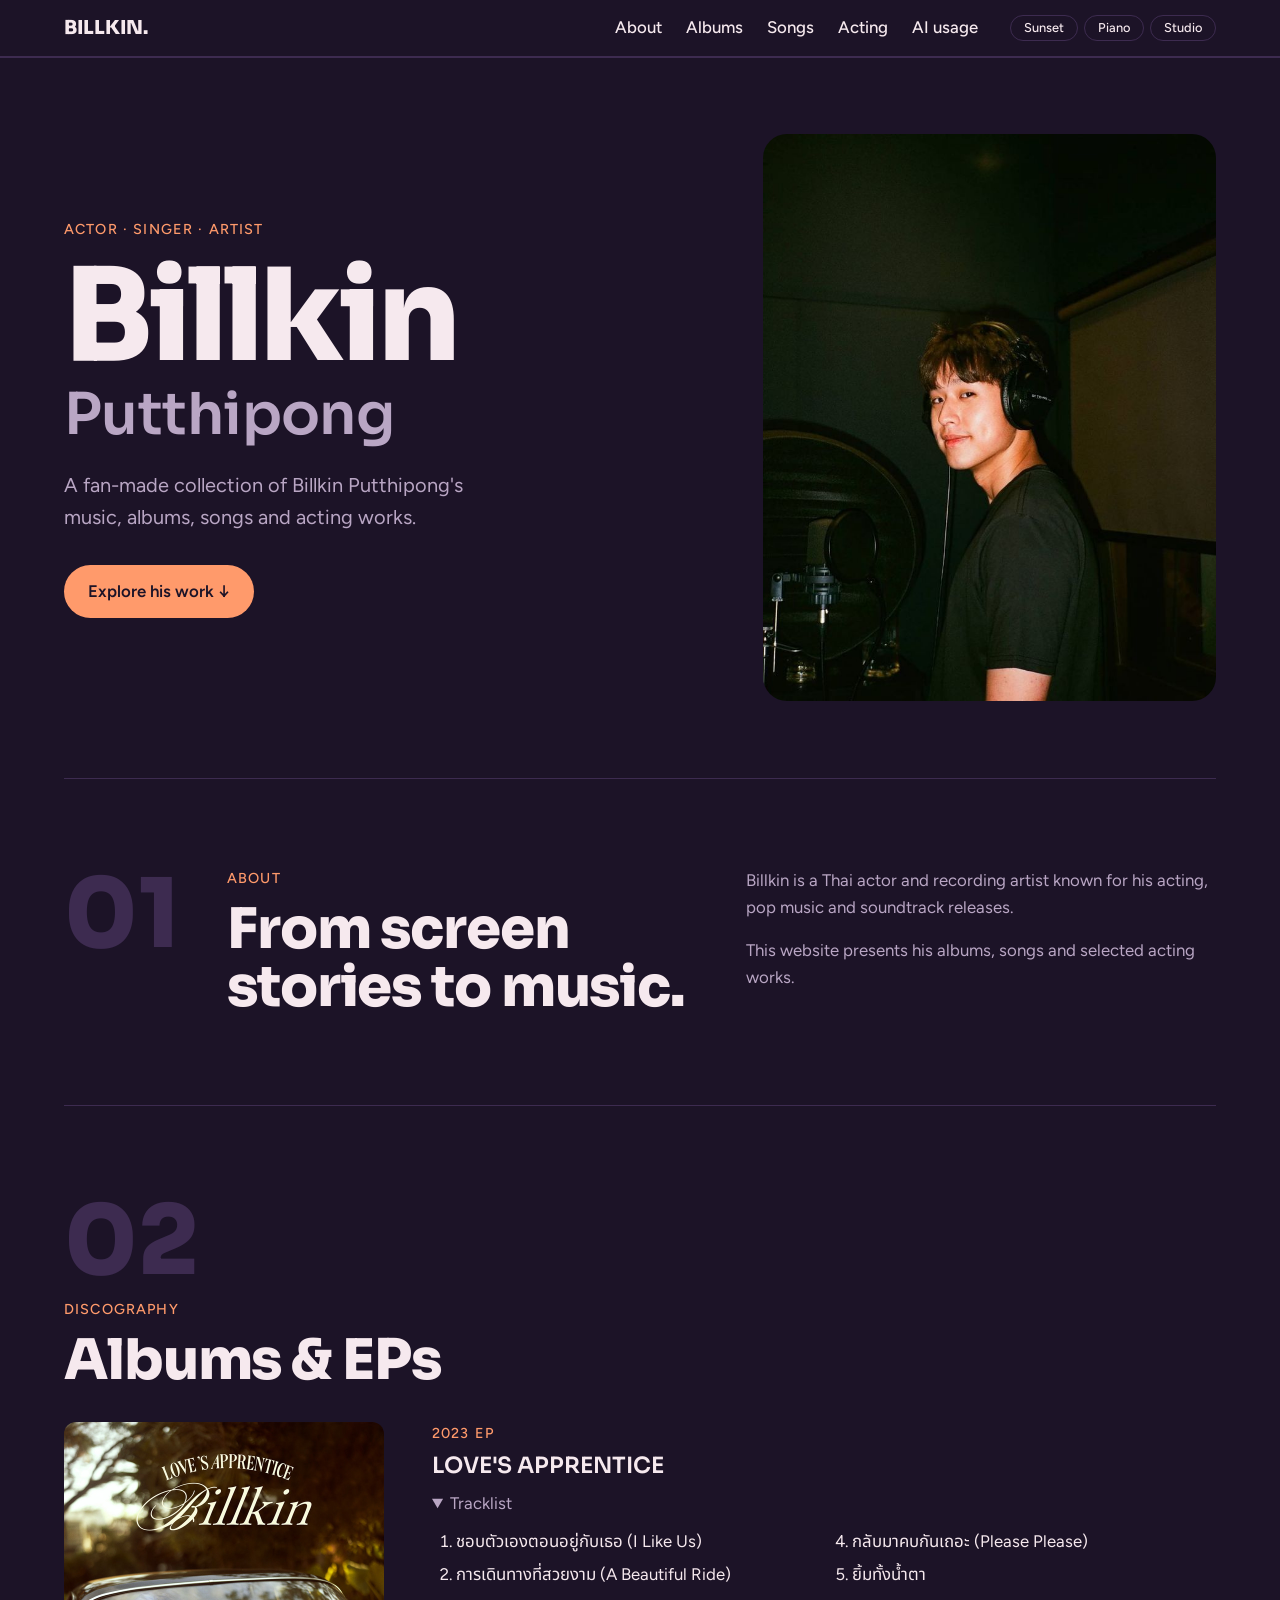
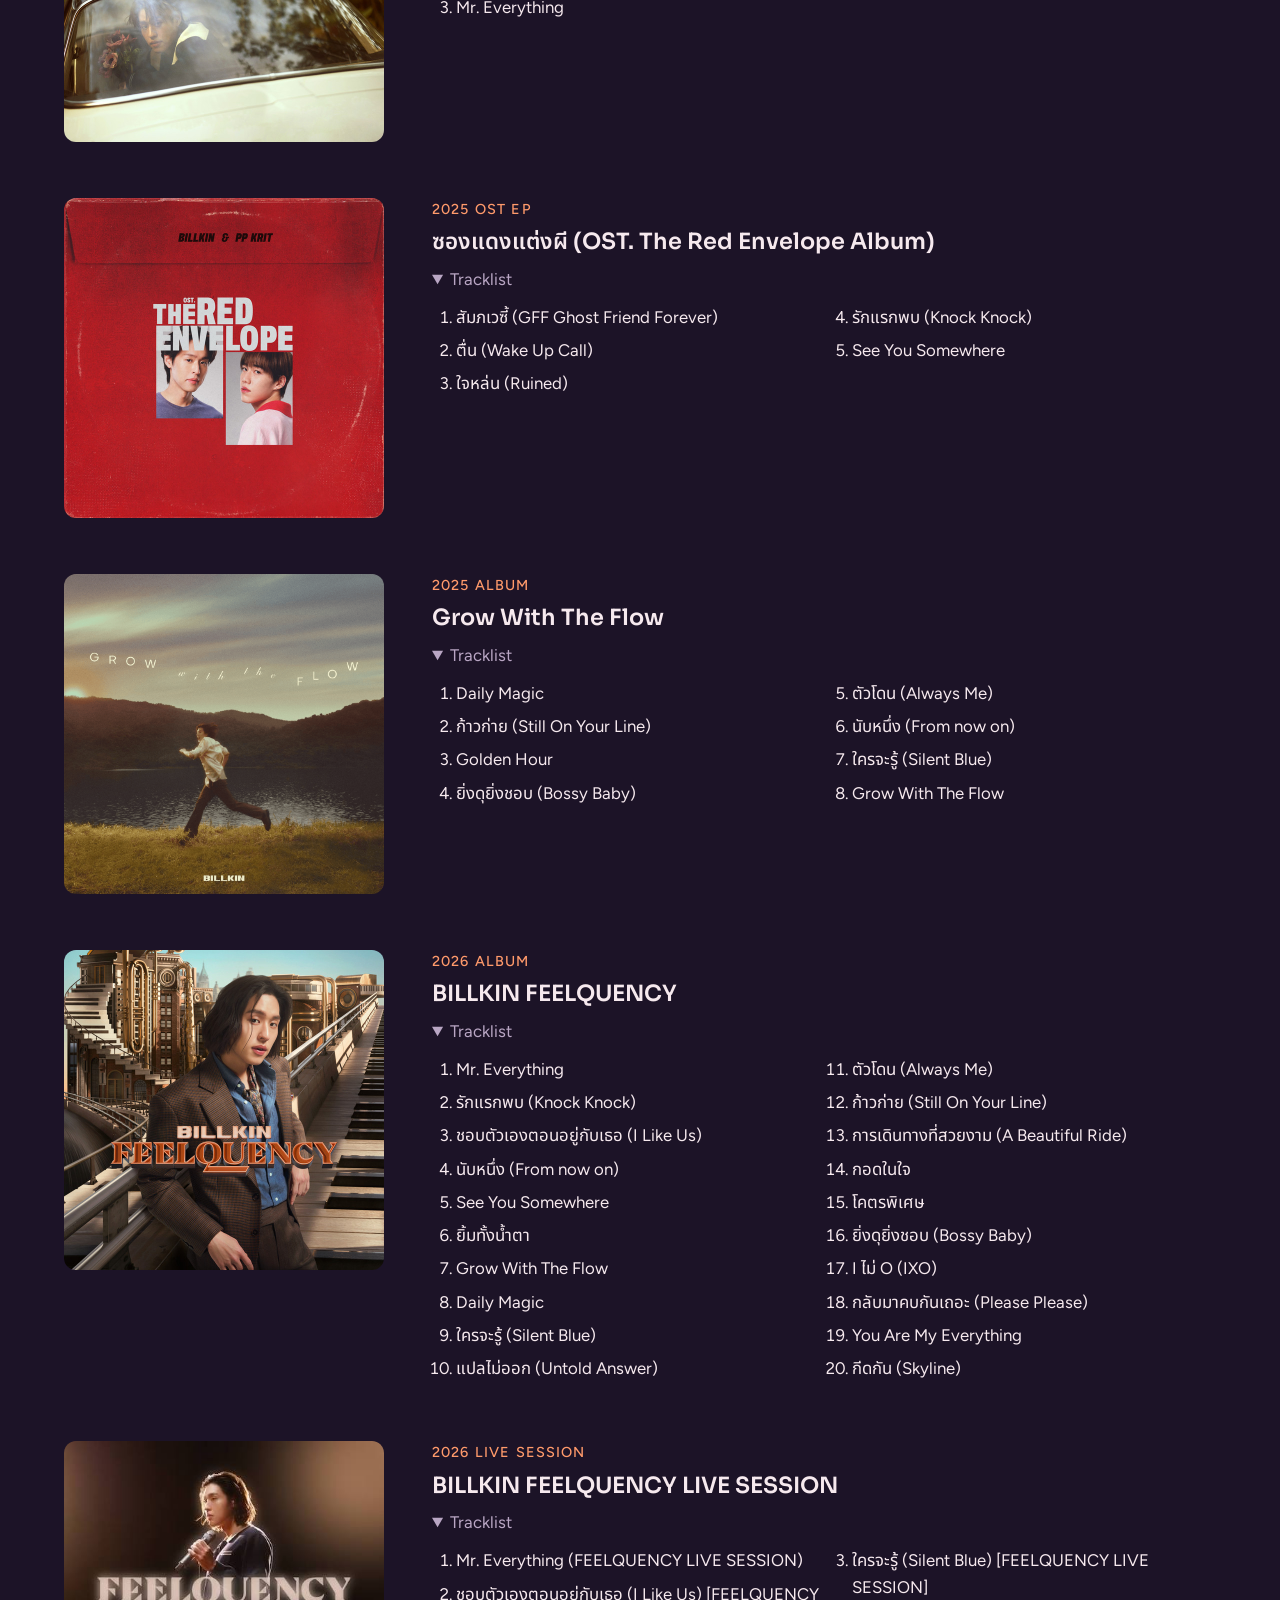
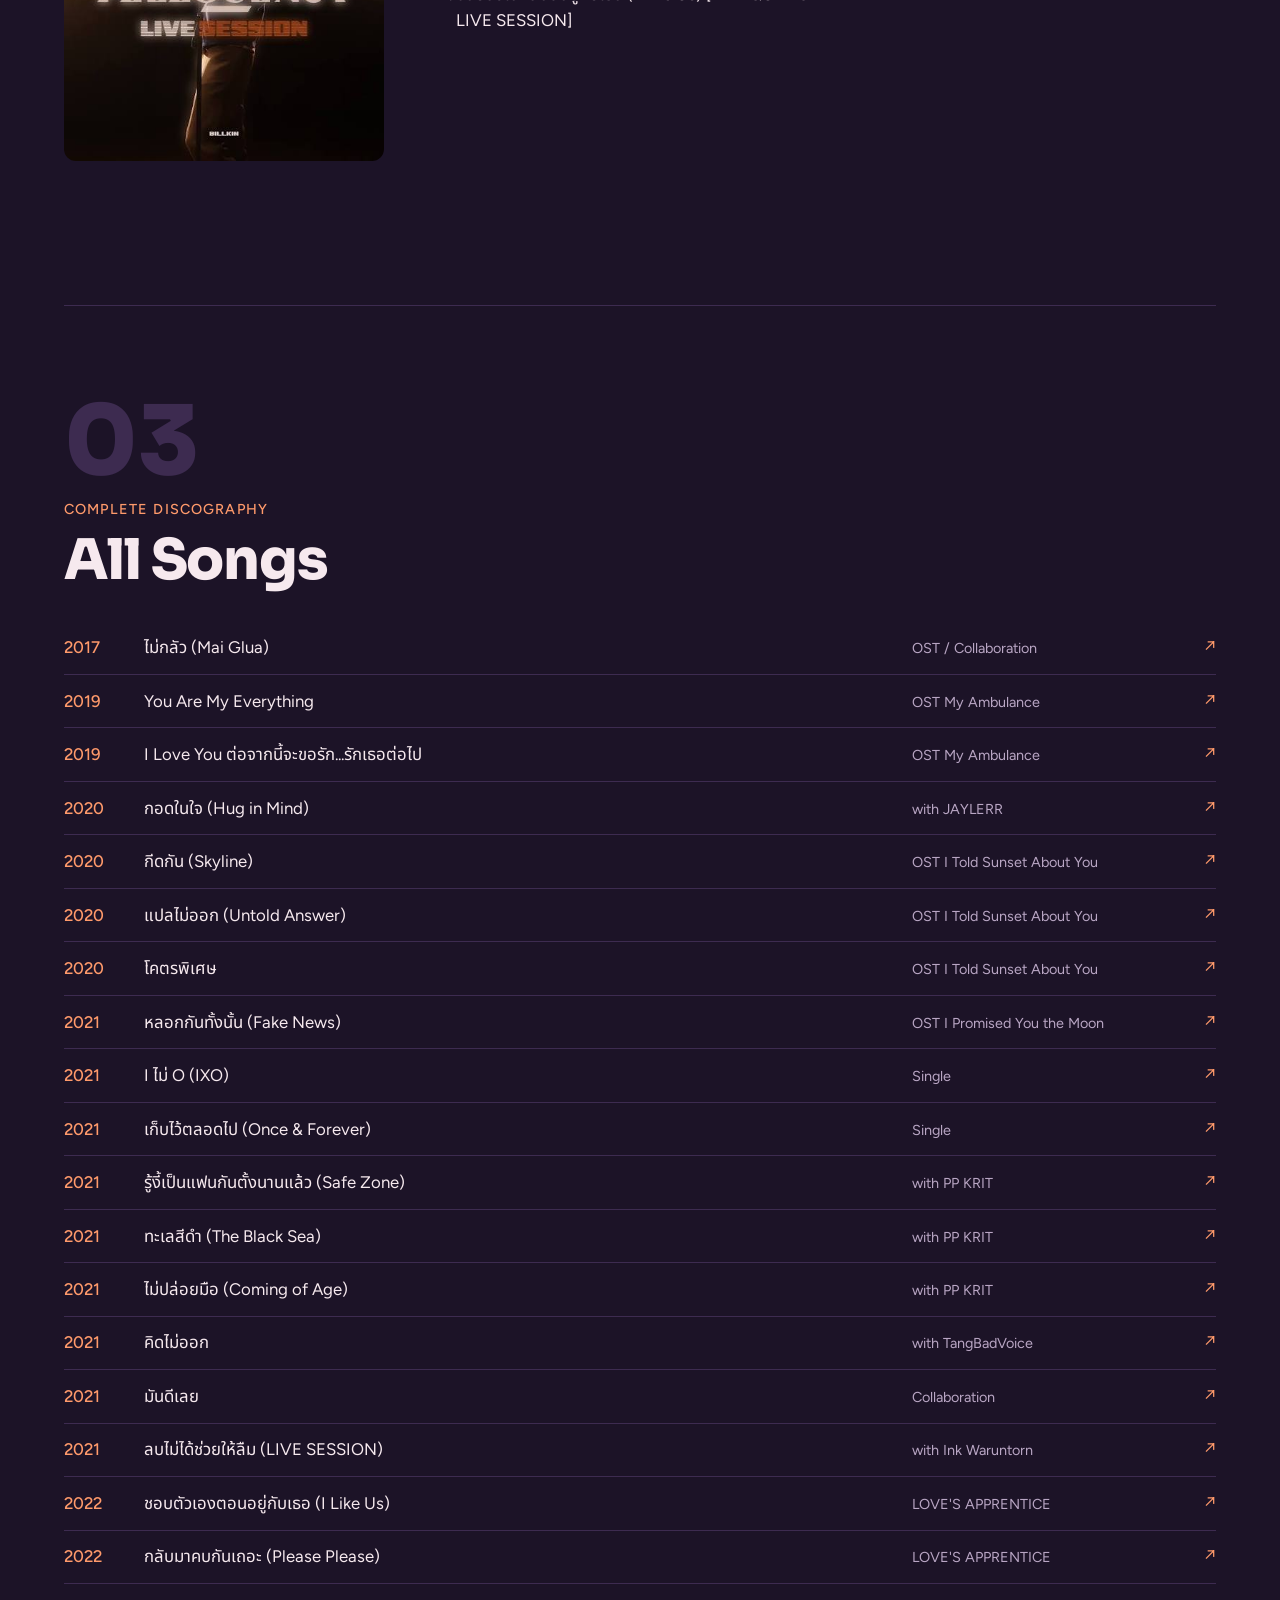
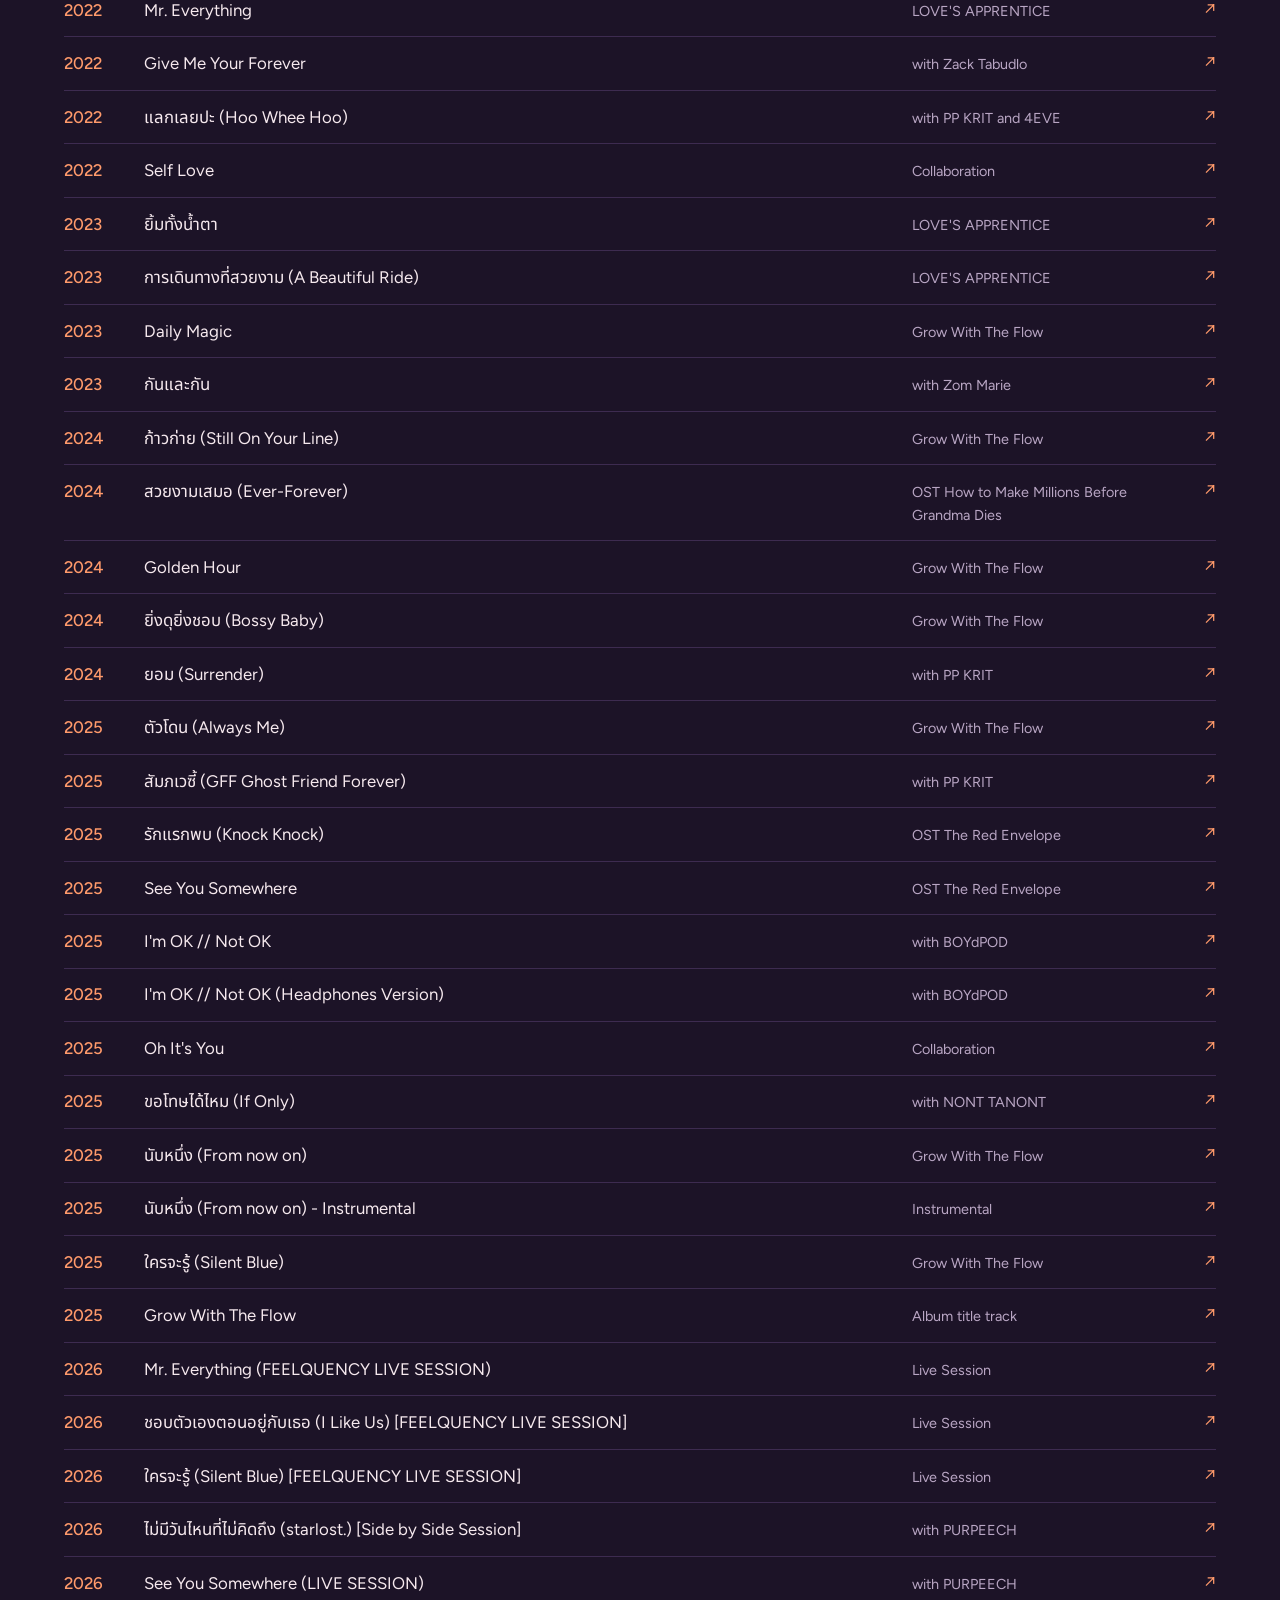
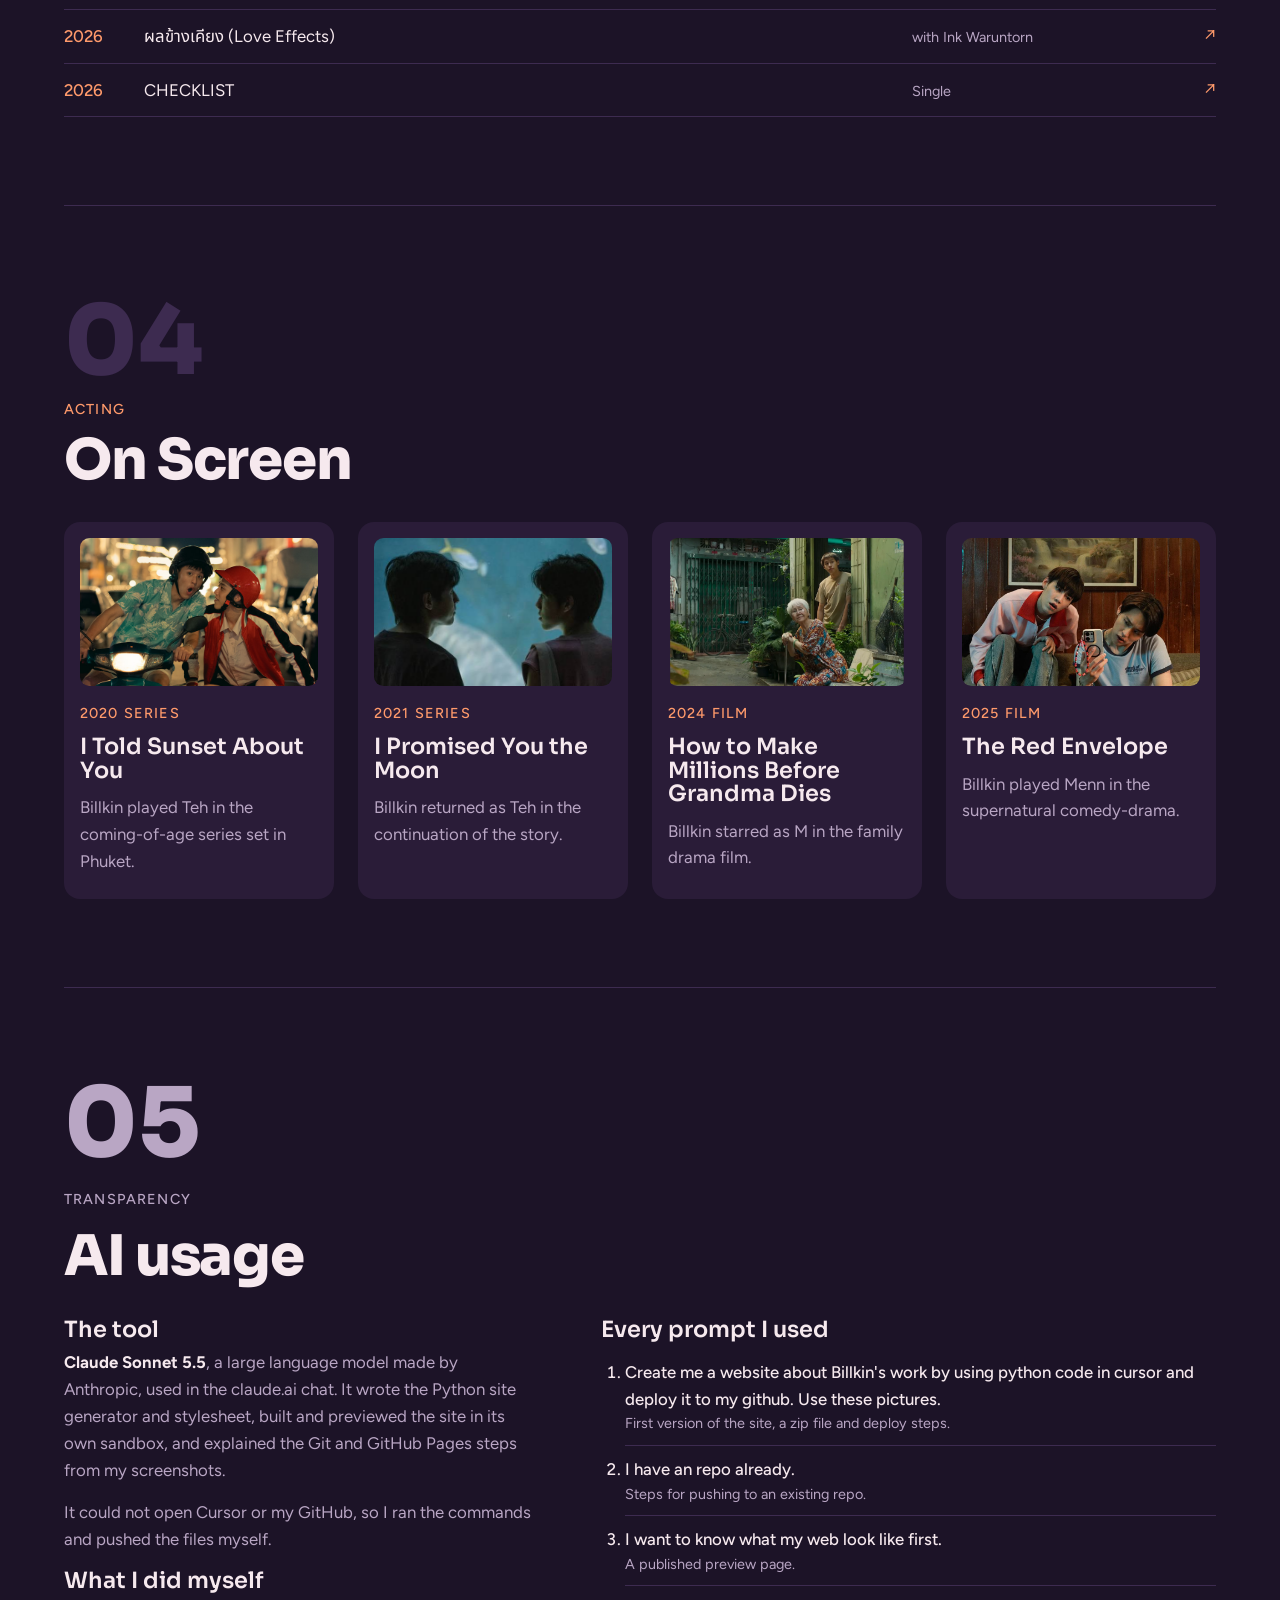
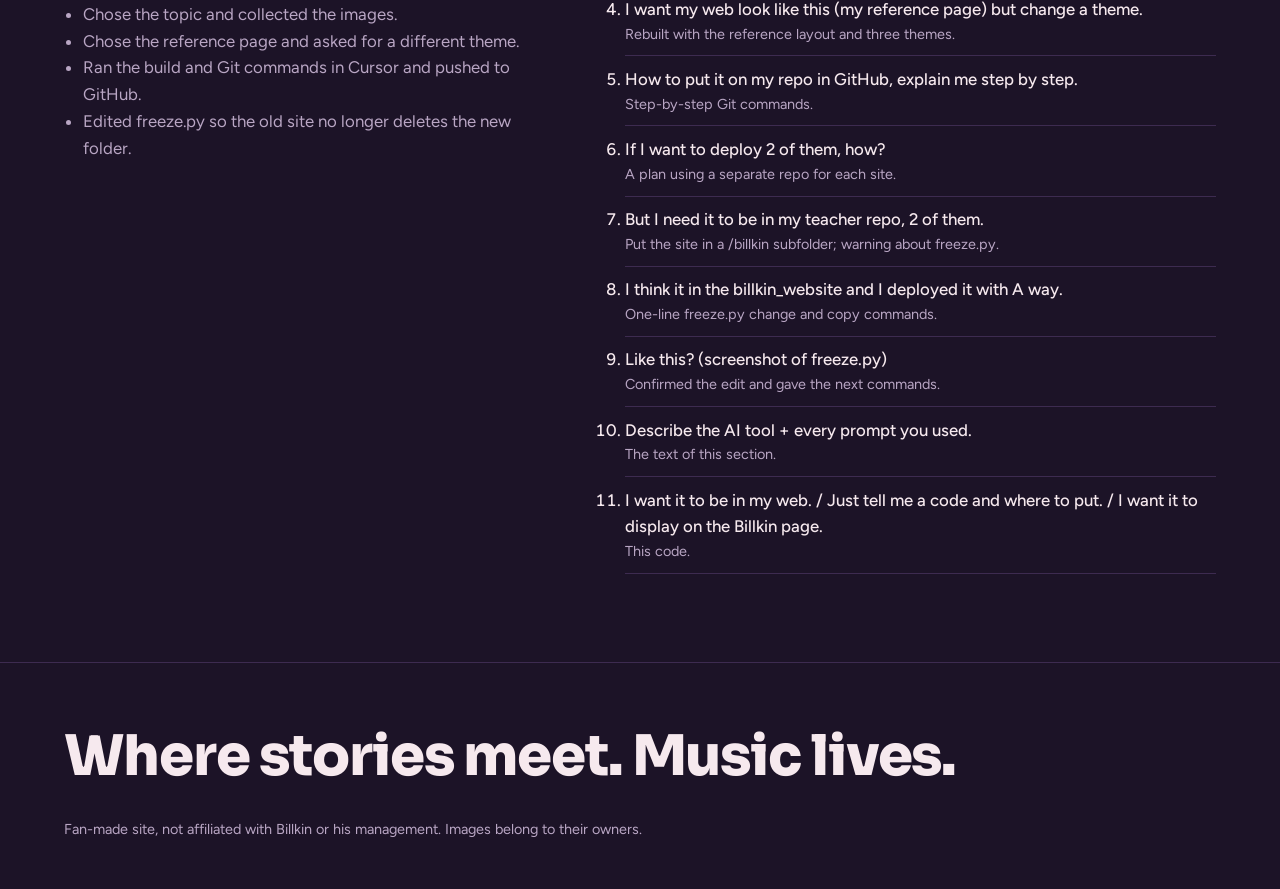
<file: docs/billkin/index.html>
<!doctype html>
<html lang="en" data-theme="sunset">
<head>
<meta charset="utf-8">
<meta name="viewport" content="width=device-width, initial-scale=1">
<title>Billkin | Works</title>
<meta name="description" content="Fan-made collection of Billkin's albums, songs and acting works.">
<link href="https://fonts.googleapis.com/css2?family=Sora:wght@600;800&family=Figtree:wght@400;500&family=Noto+Sans+Thai:wght@400;600&display=swap" rel="stylesheet">
<link rel="stylesheet" href="style.css">
</head>
<body>
<header class="bar">
  <a class="logo" href="#home">BILLKIN.</a>
  <nav><a href="#about">About</a><a href="#albums">Albums</a><a href="#music">Songs</a><a href="#acting">Acting</a><a href="#ai">AI usage</a></nav>
  <div class="themes" role="group" aria-label="Theme">
    <button data-set="sunset">Sunset</button><button data-set="piano">Piano</button><button data-set="studio">Studio</button>
  </div>
</header>
<section id="home" class="hero">
  <div>
    <p class="tag">Actor · Singer · Artist</p>
    <h1>Billkin <span>Putthipong</span></h1>
    <p class="lead">A fan-made collection of Billkin Putthipong's music, albums, songs and acting works.</p>
    <a class="btn" href="#albums">Explore his work ↓</a>
  </div>
  <img src="img/studio.jpg" alt="Billkin Putthipong in a recording studio">
</section>
<main>
<section id="about" class="about">
  <p class="num">01</p>
  <div><p class="tag">About</p><h2>From screen stories to music.</h2></div>
  <div class="copy"><p>Billkin is a Thai actor and recording artist known for his acting, pop music and soundtrack releases.</p>
  <p>This website presents his albums, songs and selected acting works.</p></div>
</section>
<section id="albums"><p class="num">02</p><p class="tag">Discography</p><h2>Albums &amp; EPs</h2>
<article class="album"><img src="img/loves-apprentice.jpeg" alt="LOVE&#x27;S APPRENTICE cover" loading="lazy"><div><p class="tag">2023 EP</p><h3>LOVE&#x27;S APPRENTICE</h3><details open><summary>Tracklist</summary><ol><li>ชอบตัวเองตอนอยู่กับเธอ (I Like Us)</li><li>การเดินทางที่สวยงาม (A Beautiful Ride)</li><li>Mr. Everything</li><li>กลับมาคบกันเถอะ (Please Please)</li><li>ยิ้มทั้งน้ำตา</li></ol></details></div></article>
<article class="album"><img src="img/red-envelope-ost.jpeg" alt="ซองแดงแต่งผี (OST. The Red Envelope Album) cover" loading="lazy"><div><p class="tag">2025 OST EP</p><h3>ซองแดงแต่งผี (OST. The Red Envelope Album)</h3><details open><summary>Tracklist</summary><ol><li>สัมภเวซี้ (GFF Ghost Friend Forever)</li><li>ตื่น (Wake Up Call)</li><li>ใจหล่น (Ruined)</li><li>รักแรกพบ (Knock Knock)</li><li>See You Somewhere</li></ol></details></div></article>
<article class="album"><img src="img/grow-with-the-flow.jpeg" alt="Grow With The Flow cover" loading="lazy"><div><p class="tag">2025 Album</p><h3>Grow With The Flow</h3><details open><summary>Tracklist</summary><ol><li>Daily Magic</li><li>ก้าวก่าย (Still On Your Line)</li><li>Golden Hour</li><li>ยิ่งดุยิ่งชอบ (Bossy Baby)</li><li>ตัวโดน (Always Me)</li><li>นับหนึ่ง (From now on)</li><li>ใครจะรู้ (Silent Blue)</li><li>Grow With The Flow</li></ol></details></div></article>
<article class="album"><img src="img/feelquency.jpeg" alt="BILLKIN FEELQUENCY cover" loading="lazy"><div><p class="tag">2026 Album</p><h3>BILLKIN FEELQUENCY</h3><details open><summary>Tracklist</summary><ol><li>Mr. Everything</li><li>รักแรกพบ (Knock Knock)</li><li>ชอบตัวเองตอนอยู่กับเธอ (I Like Us)</li><li>นับหนึ่ง (From now on)</li><li>See You Somewhere</li><li>ยิ้มทั้งน้ำตา</li><li>Grow With The Flow</li><li>Daily Magic</li><li>ใครจะรู้ (Silent Blue)</li><li>แปลไม่ออก (Untold Answer)</li><li>ตัวโดน (Always Me)</li><li>ก้าวก่าย (Still On Your Line)</li><li>การเดินทางที่สวยงาม (A Beautiful Ride)</li><li>กอดในใจ</li><li>โคตรพิเศษ</li><li>ยิ่งดุยิ่งชอบ (Bossy Baby)</li><li>I ไม่ O (IXO)</li><li>กลับมาคบกันเถอะ (Please Please)</li><li>You Are My Everything</li><li>กีดกัน (Skyline)</li></ol></details></div></article>
<article class="album"><img src="img/feelquency-live.jpeg" alt="BILLKIN FEELQUENCY LIVE SESSION cover" loading="lazy"><div><p class="tag">2026 Live Session</p><h3>BILLKIN FEELQUENCY LIVE SESSION</h3><details open><summary>Tracklist</summary><ol><li>Mr. Everything (FEELQUENCY LIVE SESSION)</li><li>ชอบตัวเองตอนอยู่กับเธอ (I Like Us) [FEELQUENCY LIVE SESSION]</li><li>ใครจะรู้ (Silent Blue) [FEELQUENCY LIVE SESSION]</li></ol></details></div></article>
</section>
<section id="music"><p class="num">03</p><p class="tag">Complete discography</p><h2>All Songs</h2>
<ul class="songs">
<li><span class="yr">2017</span><span class="st">ไม่กลัว (Mai Glua)</span><span class="sn">OST / Collaboration</span><a href="https://open.spotify.com/search/Billkin%20%E0%B9%84%E0%B8%A1%E0%B9%88%E0%B8%81%E0%B8%A5%E0%B8%B1%E0%B8%A7%20%28Mai%20Glua%29" target="_blank" rel="noopener" aria-label="Search ไม่กลัว (Mai Glua) on Spotify">↗</a></li>
<li><span class="yr">2019</span><span class="st">You Are My Everything</span><span class="sn">OST My Ambulance</span><a href="https://open.spotify.com/search/Billkin%20You%20Are%20My%20Everything" target="_blank" rel="noopener" aria-label="Search You Are My Everything on Spotify">↗</a></li>
<li><span class="yr">2019</span><span class="st">I Love You ต่อจากนี้จะขอรัก...รักเธอต่อไป</span><span class="sn">OST My Ambulance</span><a href="https://open.spotify.com/search/Billkin%20I%20Love%20You%20%E0%B8%95%E0%B9%88%E0%B8%AD%E0%B8%88%E0%B8%B2%E0%B8%81%E0%B8%99%E0%B8%B5%E0%B9%89%E0%B8%88%E0%B8%B0%E0%B8%82%E0%B8%AD%E0%B8%A3%E0%B8%B1%E0%B8%81...%E0%B8%A3%E0%B8%B1%E0%B8%81%E0%B9%80%E0%B8%98%E0%B8%AD%E0%B8%95%E0%B9%88%E0%B8%AD%E0%B9%84%E0%B8%9B" target="_blank" rel="noopener" aria-label="Search I Love You ต่อจากนี้จะขอรัก...รักเธอต่อไป on Spotify">↗</a></li>
<li><span class="yr">2020</span><span class="st">กอดในใจ (Hug in Mind)</span><span class="sn">with JAYLERR</span><a href="https://open.spotify.com/search/Billkin%20%E0%B8%81%E0%B8%AD%E0%B8%94%E0%B9%83%E0%B8%99%E0%B9%83%E0%B8%88%20%28Hug%20in%20Mind%29" target="_blank" rel="noopener" aria-label="Search กอดในใจ (Hug in Mind) on Spotify">↗</a></li>
<li><span class="yr">2020</span><span class="st">กีดกัน (Skyline)</span><span class="sn">OST I Told Sunset About You</span><a href="https://open.spotify.com/search/Billkin%20%E0%B8%81%E0%B8%B5%E0%B8%94%E0%B8%81%E0%B8%B1%E0%B8%99%20%28Skyline%29" target="_blank" rel="noopener" aria-label="Search กีดกัน (Skyline) on Spotify">↗</a></li>
<li><span class="yr">2020</span><span class="st">แปลไม่ออก (Untold Answer)</span><span class="sn">OST I Told Sunset About You</span><a href="https://open.spotify.com/search/Billkin%20%E0%B9%81%E0%B8%9B%E0%B8%A5%E0%B9%84%E0%B8%A1%E0%B9%88%E0%B8%AD%E0%B8%AD%E0%B8%81%20%28Untold%20Answer%29" target="_blank" rel="noopener" aria-label="Search แปลไม่ออก (Untold Answer) on Spotify">↗</a></li>
<li><span class="yr">2020</span><span class="st">โคตรพิเศษ</span><span class="sn">OST I Told Sunset About You</span><a href="https://open.spotify.com/search/Billkin%20%E0%B9%82%E0%B8%84%E0%B8%95%E0%B8%A3%E0%B8%9E%E0%B8%B4%E0%B9%80%E0%B8%A8%E0%B8%A9" target="_blank" rel="noopener" aria-label="Search โคตรพิเศษ on Spotify">↗</a></li>
<li><span class="yr">2021</span><span class="st">หลอกกันทั้งนั้น (Fake News)</span><span class="sn">OST I Promised You the Moon</span><a href="https://open.spotify.com/search/Billkin%20%E0%B8%AB%E0%B8%A5%E0%B8%AD%E0%B8%81%E0%B8%81%E0%B8%B1%E0%B8%99%E0%B8%97%E0%B8%B1%E0%B9%89%E0%B8%87%E0%B8%99%E0%B8%B1%E0%B9%89%E0%B8%99%20%28Fake%20News%29" target="_blank" rel="noopener" aria-label="Search หลอกกันทั้งนั้น (Fake News) on Spotify">↗</a></li>
<li><span class="yr">2021</span><span class="st">I ไม่ O (IXO)</span><span class="sn">Single</span><a href="https://open.spotify.com/search/Billkin%20I%20%E0%B9%84%E0%B8%A1%E0%B9%88%20O%20%28IXO%29" target="_blank" rel="noopener" aria-label="Search I ไม่ O (IXO) on Spotify">↗</a></li>
<li><span class="yr">2021</span><span class="st">เก็บไว้ตลอดไป (Once &amp; Forever)</span><span class="sn">Single</span><a href="https://open.spotify.com/search/Billkin%20%E0%B9%80%E0%B8%81%E0%B9%87%E0%B8%9A%E0%B9%84%E0%B8%A7%E0%B9%89%E0%B8%95%E0%B8%A5%E0%B8%AD%E0%B8%94%E0%B9%84%E0%B8%9B%20%28Once%20%26%20Forever%29" target="_blank" rel="noopener" aria-label="Search เก็บไว้ตลอดไป (Once &amp; Forever) on Spotify">↗</a></li>
<li><span class="yr">2021</span><span class="st">รู้งี้เป็นแฟนกันตั้งนานแล้ว (Safe Zone)</span><span class="sn">with PP KRIT</span><a href="https://open.spotify.com/search/Billkin%20%E0%B8%A3%E0%B8%B9%E0%B9%89%E0%B8%87%E0%B8%B5%E0%B9%89%E0%B9%80%E0%B8%9B%E0%B9%87%E0%B8%99%E0%B9%81%E0%B8%9F%E0%B8%99%E0%B8%81%E0%B8%B1%E0%B8%99%E0%B8%95%E0%B8%B1%E0%B9%89%E0%B8%87%E0%B8%99%E0%B8%B2%E0%B8%99%E0%B9%81%E0%B8%A5%E0%B9%89%E0%B8%A7%20%28Safe%20Zone%29" target="_blank" rel="noopener" aria-label="Search รู้งี้เป็นแฟนกันตั้งนานแล้ว (Safe Zone) on Spotify">↗</a></li>
<li><span class="yr">2021</span><span class="st">ทะเลสีดำ (The Black Sea)</span><span class="sn">with PP KRIT</span><a href="https://open.spotify.com/search/Billkin%20%E0%B8%97%E0%B8%B0%E0%B9%80%E0%B8%A5%E0%B8%AA%E0%B8%B5%E0%B8%94%E0%B8%B3%20%28The%20Black%20Sea%29" target="_blank" rel="noopener" aria-label="Search ทะเลสีดำ (The Black Sea) on Spotify">↗</a></li>
<li><span class="yr">2021</span><span class="st">ไม่ปล่อยมือ (Coming of Age)</span><span class="sn">with PP KRIT</span><a href="https://open.spotify.com/search/Billkin%20%E0%B9%84%E0%B8%A1%E0%B9%88%E0%B8%9B%E0%B8%A5%E0%B9%88%E0%B8%AD%E0%B8%A2%E0%B8%A1%E0%B8%B7%E0%B8%AD%20%28Coming%20of%20Age%29" target="_blank" rel="noopener" aria-label="Search ไม่ปล่อยมือ (Coming of Age) on Spotify">↗</a></li>
<li><span class="yr">2021</span><span class="st">คิดไม่ออก</span><span class="sn">with TangBadVoice</span><a href="https://open.spotify.com/search/Billkin%20%E0%B8%84%E0%B8%B4%E0%B8%94%E0%B9%84%E0%B8%A1%E0%B9%88%E0%B8%AD%E0%B8%AD%E0%B8%81" target="_blank" rel="noopener" aria-label="Search คิดไม่ออก on Spotify">↗</a></li>
<li><span class="yr">2021</span><span class="st">มันดีเลย</span><span class="sn">Collaboration</span><a href="https://open.spotify.com/search/Billkin%20%E0%B8%A1%E0%B8%B1%E0%B8%99%E0%B8%94%E0%B8%B5%E0%B9%80%E0%B8%A5%E0%B8%A2" target="_blank" rel="noopener" aria-label="Search มันดีเลย on Spotify">↗</a></li>
<li><span class="yr">2021</span><span class="st">ลบไม่ได้ช่วยให้ลืม (LIVE SESSION)</span><span class="sn">with Ink Waruntorn</span><a href="https://open.spotify.com/search/Billkin%20%E0%B8%A5%E0%B8%9A%E0%B9%84%E0%B8%A1%E0%B9%88%E0%B9%84%E0%B8%94%E0%B9%89%E0%B8%8A%E0%B9%88%E0%B8%A7%E0%B8%A2%E0%B9%83%E0%B8%AB%E0%B9%89%E0%B8%A5%E0%B8%B7%E0%B8%A1%20%28LIVE%20SESSION%29" target="_blank" rel="noopener" aria-label="Search ลบไม่ได้ช่วยให้ลืม (LIVE SESSION) on Spotify">↗</a></li>
<li><span class="yr">2022</span><span class="st">ชอบตัวเองตอนอยู่กับเธอ (I Like Us)</span><span class="sn">LOVE&#x27;S APPRENTICE</span><a href="https://open.spotify.com/search/Billkin%20%E0%B8%8A%E0%B8%AD%E0%B8%9A%E0%B8%95%E0%B8%B1%E0%B8%A7%E0%B9%80%E0%B8%AD%E0%B8%87%E0%B8%95%E0%B8%AD%E0%B8%99%E0%B8%AD%E0%B8%A2%E0%B8%B9%E0%B9%88%E0%B8%81%E0%B8%B1%E0%B8%9A%E0%B9%80%E0%B8%98%E0%B8%AD%20%28I%20Like%20Us%29" target="_blank" rel="noopener" aria-label="Search ชอบตัวเองตอนอยู่กับเธอ (I Like Us) on Spotify">↗</a></li>
<li><span class="yr">2022</span><span class="st">กลับมาคบกันเถอะ (Please Please)</span><span class="sn">LOVE&#x27;S APPRENTICE</span><a href="https://open.spotify.com/search/Billkin%20%E0%B8%81%E0%B8%A5%E0%B8%B1%E0%B8%9A%E0%B8%A1%E0%B8%B2%E0%B8%84%E0%B8%9A%E0%B8%81%E0%B8%B1%E0%B8%99%E0%B9%80%E0%B8%96%E0%B8%AD%E0%B8%B0%20%28Please%20Please%29" target="_blank" rel="noopener" aria-label="Search กลับมาคบกันเถอะ (Please Please) on Spotify">↗</a></li>
<li><span class="yr">2022</span><span class="st">Mr. Everything</span><span class="sn">LOVE&#x27;S APPRENTICE</span><a href="https://open.spotify.com/search/Billkin%20Mr.%20Everything" target="_blank" rel="noopener" aria-label="Search Mr. Everything on Spotify">↗</a></li>
<li><span class="yr">2022</span><span class="st">Give Me Your Forever</span><span class="sn">with Zack Tabudlo</span><a href="https://open.spotify.com/search/Billkin%20Give%20Me%20Your%20Forever" target="_blank" rel="noopener" aria-label="Search Give Me Your Forever on Spotify">↗</a></li>
<li><span class="yr">2022</span><span class="st">แลกเลยปะ (Hoo Whee Hoo)</span><span class="sn">with PP KRIT and 4EVE</span><a href="https://open.spotify.com/search/Billkin%20%E0%B9%81%E0%B8%A5%E0%B8%81%E0%B9%80%E0%B8%A5%E0%B8%A2%E0%B8%9B%E0%B8%B0%20%28Hoo%20Whee%20Hoo%29" target="_blank" rel="noopener" aria-label="Search แลกเลยปะ (Hoo Whee Hoo) on Spotify">↗</a></li>
<li><span class="yr">2022</span><span class="st">Self Love</span><span class="sn">Collaboration</span><a href="https://open.spotify.com/search/Billkin%20Self%20Love" target="_blank" rel="noopener" aria-label="Search Self Love on Spotify">↗</a></li>
<li><span class="yr">2023</span><span class="st">ยิ้มทั้งน้ำตา</span><span class="sn">LOVE&#x27;S APPRENTICE</span><a href="https://open.spotify.com/search/Billkin%20%E0%B8%A2%E0%B8%B4%E0%B9%89%E0%B8%A1%E0%B8%97%E0%B8%B1%E0%B9%89%E0%B8%87%E0%B8%99%E0%B9%89%E0%B8%B3%E0%B8%95%E0%B8%B2" target="_blank" rel="noopener" aria-label="Search ยิ้มทั้งน้ำตา on Spotify">↗</a></li>
<li><span class="yr">2023</span><span class="st">การเดินทางที่สวยงาม (A Beautiful Ride)</span><span class="sn">LOVE&#x27;S APPRENTICE</span><a href="https://open.spotify.com/search/Billkin%20%E0%B8%81%E0%B8%B2%E0%B8%A3%E0%B9%80%E0%B8%94%E0%B8%B4%E0%B8%99%E0%B8%97%E0%B8%B2%E0%B8%87%E0%B8%97%E0%B8%B5%E0%B9%88%E0%B8%AA%E0%B8%A7%E0%B8%A2%E0%B8%87%E0%B8%B2%E0%B8%A1%20%28A%20Beautiful%20Ride%29" target="_blank" rel="noopener" aria-label="Search การเดินทางที่สวยงาม (A Beautiful Ride) on Spotify">↗</a></li>
<li><span class="yr">2023</span><span class="st">Daily Magic</span><span class="sn">Grow With The Flow</span><a href="https://open.spotify.com/search/Billkin%20Daily%20Magic" target="_blank" rel="noopener" aria-label="Search Daily Magic on Spotify">↗</a></li>
<li><span class="yr">2023</span><span class="st">กันและกัน</span><span class="sn">with Zom Marie</span><a href="https://open.spotify.com/search/Billkin%20%E0%B8%81%E0%B8%B1%E0%B8%99%E0%B9%81%E0%B8%A5%E0%B8%B0%E0%B8%81%E0%B8%B1%E0%B8%99" target="_blank" rel="noopener" aria-label="Search กันและกัน on Spotify">↗</a></li>
<li><span class="yr">2024</span><span class="st">ก้าวก่าย (Still On Your Line)</span><span class="sn">Grow With The Flow</span><a href="https://open.spotify.com/search/Billkin%20%E0%B8%81%E0%B9%89%E0%B8%B2%E0%B8%A7%E0%B8%81%E0%B9%88%E0%B8%B2%E0%B8%A2%20%28Still%20On%20Your%20Line%29" target="_blank" rel="noopener" aria-label="Search ก้าวก่าย (Still On Your Line) on Spotify">↗</a></li>
<li><span class="yr">2024</span><span class="st">สวยงามเสมอ (Ever-Forever)</span><span class="sn">OST How to Make Millions Before Grandma Dies</span><a href="https://open.spotify.com/search/Billkin%20%E0%B8%AA%E0%B8%A7%E0%B8%A2%E0%B8%87%E0%B8%B2%E0%B8%A1%E0%B9%80%E0%B8%AA%E0%B8%A1%E0%B8%AD%20%28Ever-Forever%29" target="_blank" rel="noopener" aria-label="Search สวยงามเสมอ (Ever-Forever) on Spotify">↗</a></li>
<li><span class="yr">2024</span><span class="st">Golden Hour</span><span class="sn">Grow With The Flow</span><a href="https://open.spotify.com/search/Billkin%20Golden%20Hour" target="_blank" rel="noopener" aria-label="Search Golden Hour on Spotify">↗</a></li>
<li><span class="yr">2024</span><span class="st">ยิ่งดุยิ่งชอบ (Bossy Baby)</span><span class="sn">Grow With The Flow</span><a href="https://open.spotify.com/search/Billkin%20%E0%B8%A2%E0%B8%B4%E0%B9%88%E0%B8%87%E0%B8%94%E0%B8%B8%E0%B8%A2%E0%B8%B4%E0%B9%88%E0%B8%87%E0%B8%8A%E0%B8%AD%E0%B8%9A%20%28Bossy%20Baby%29" target="_blank" rel="noopener" aria-label="Search ยิ่งดุยิ่งชอบ (Bossy Baby) on Spotify">↗</a></li>
<li><span class="yr">2024</span><span class="st">ยอม (Surrender)</span><span class="sn">with PP KRIT</span><a href="https://open.spotify.com/search/Billkin%20%E0%B8%A2%E0%B8%AD%E0%B8%A1%20%28Surrender%29" target="_blank" rel="noopener" aria-label="Search ยอม (Surrender) on Spotify">↗</a></li>
<li><span class="yr">2025</span><span class="st">ตัวโดน (Always Me)</span><span class="sn">Grow With The Flow</span><a href="https://open.spotify.com/search/Billkin%20%E0%B8%95%E0%B8%B1%E0%B8%A7%E0%B9%82%E0%B8%94%E0%B8%99%20%28Always%20Me%29" target="_blank" rel="noopener" aria-label="Search ตัวโดน (Always Me) on Spotify">↗</a></li>
<li><span class="yr">2025</span><span class="st">สัมภเวซี้ (GFF Ghost Friend Forever)</span><span class="sn">with PP KRIT</span><a href="https://open.spotify.com/search/Billkin%20%E0%B8%AA%E0%B8%B1%E0%B8%A1%E0%B8%A0%E0%B9%80%E0%B8%A7%E0%B8%8B%E0%B8%B5%E0%B9%89%20%28GFF%20Ghost%20Friend%20Forever%29" target="_blank" rel="noopener" aria-label="Search สัมภเวซี้ (GFF Ghost Friend Forever) on Spotify">↗</a></li>
<li><span class="yr">2025</span><span class="st">รักแรกพบ (Knock Knock)</span><span class="sn">OST The Red Envelope</span><a href="https://open.spotify.com/search/Billkin%20%E0%B8%A3%E0%B8%B1%E0%B8%81%E0%B9%81%E0%B8%A3%E0%B8%81%E0%B8%9E%E0%B8%9A%20%28Knock%20Knock%29" target="_blank" rel="noopener" aria-label="Search รักแรกพบ (Knock Knock) on Spotify">↗</a></li>
<li><span class="yr">2025</span><span class="st">See You Somewhere</span><span class="sn">OST The Red Envelope</span><a href="https://open.spotify.com/search/Billkin%20See%20You%20Somewhere" target="_blank" rel="noopener" aria-label="Search See You Somewhere on Spotify">↗</a></li>
<li><span class="yr">2025</span><span class="st">I&#x27;m OK // Not OK</span><span class="sn">with BOYdPOD</span><a href="https://open.spotify.com/search/Billkin%20I%27m%20OK%20//%20Not%20OK" target="_blank" rel="noopener" aria-label="Search I&#x27;m OK // Not OK on Spotify">↗</a></li>
<li><span class="yr">2025</span><span class="st">I&#x27;m OK // Not OK (Headphones Version)</span><span class="sn">with BOYdPOD</span><a href="https://open.spotify.com/search/Billkin%20I%27m%20OK%20//%20Not%20OK%20%28Headphones%20Version%29" target="_blank" rel="noopener" aria-label="Search I&#x27;m OK // Not OK (Headphones Version) on Spotify">↗</a></li>
<li><span class="yr">2025</span><span class="st">Oh It&#x27;s You</span><span class="sn">Collaboration</span><a href="https://open.spotify.com/search/Billkin%20Oh%20It%27s%20You" target="_blank" rel="noopener" aria-label="Search Oh It&#x27;s You on Spotify">↗</a></li>
<li><span class="yr">2025</span><span class="st">ขอโทษได้ไหม (If Only)</span><span class="sn">with NONT TANONT</span><a href="https://open.spotify.com/search/Billkin%20%E0%B8%82%E0%B8%AD%E0%B9%82%E0%B8%97%E0%B8%A9%E0%B9%84%E0%B8%94%E0%B9%89%E0%B9%84%E0%B8%AB%E0%B8%A1%20%28If%20Only%29" target="_blank" rel="noopener" aria-label="Search ขอโทษได้ไหม (If Only) on Spotify">↗</a></li>
<li><span class="yr">2025</span><span class="st">นับหนึ่ง (From now on)</span><span class="sn">Grow With The Flow</span><a href="https://open.spotify.com/search/Billkin%20%E0%B8%99%E0%B8%B1%E0%B8%9A%E0%B8%AB%E0%B8%99%E0%B8%B6%E0%B9%88%E0%B8%87%20%28From%20now%20on%29" target="_blank" rel="noopener" aria-label="Search นับหนึ่ง (From now on) on Spotify">↗</a></li>
<li><span class="yr">2025</span><span class="st">นับหนึ่ง (From now on) - Instrumental</span><span class="sn">Instrumental</span><a href="https://open.spotify.com/search/Billkin%20%E0%B8%99%E0%B8%B1%E0%B8%9A%E0%B8%AB%E0%B8%99%E0%B8%B6%E0%B9%88%E0%B8%87%20%28From%20now%20on%29%20-%20Instrumental" target="_blank" rel="noopener" aria-label="Search นับหนึ่ง (From now on) - Instrumental on Spotify">↗</a></li>
<li><span class="yr">2025</span><span class="st">ใครจะรู้ (Silent Blue)</span><span class="sn">Grow With The Flow</span><a href="https://open.spotify.com/search/Billkin%20%E0%B9%83%E0%B8%84%E0%B8%A3%E0%B8%88%E0%B8%B0%E0%B8%A3%E0%B8%B9%E0%B9%89%20%28Silent%20Blue%29" target="_blank" rel="noopener" aria-label="Search ใครจะรู้ (Silent Blue) on Spotify">↗</a></li>
<li><span class="yr">2025</span><span class="st">Grow With The Flow</span><span class="sn">Album title track</span><a href="https://open.spotify.com/search/Billkin%20Grow%20With%20The%20Flow" target="_blank" rel="noopener" aria-label="Search Grow With The Flow on Spotify">↗</a></li>
<li><span class="yr">2026</span><span class="st">Mr. Everything (FEELQUENCY LIVE SESSION)</span><span class="sn">Live Session</span><a href="https://open.spotify.com/search/Billkin%20Mr.%20Everything%20%28FEELQUENCY%20LIVE%20SESSION%29" target="_blank" rel="noopener" aria-label="Search Mr. Everything (FEELQUENCY LIVE SESSION) on Spotify">↗</a></li>
<li><span class="yr">2026</span><span class="st">ชอบตัวเองตอนอยู่กับเธอ (I Like Us) [FEELQUENCY LIVE SESSION]</span><span class="sn">Live Session</span><a href="https://open.spotify.com/search/Billkin%20%E0%B8%8A%E0%B8%AD%E0%B8%9A%E0%B8%95%E0%B8%B1%E0%B8%A7%E0%B9%80%E0%B8%AD%E0%B8%87%E0%B8%95%E0%B8%AD%E0%B8%99%E0%B8%AD%E0%B8%A2%E0%B8%B9%E0%B9%88%E0%B8%81%E0%B8%B1%E0%B8%9A%E0%B9%80%E0%B8%98%E0%B8%AD%20%28I%20Like%20Us%29%20%5BFEELQUENCY%20LIVE%20SESSION%5D" target="_blank" rel="noopener" aria-label="Search ชอบตัวเองตอนอยู่กับเธอ (I Like Us) [FEELQUENCY LIVE SESSION] on Spotify">↗</a></li>
<li><span class="yr">2026</span><span class="st">ใครจะรู้ (Silent Blue) [FEELQUENCY LIVE SESSION]</span><span class="sn">Live Session</span><a href="https://open.spotify.com/search/Billkin%20%E0%B9%83%E0%B8%84%E0%B8%A3%E0%B8%88%E0%B8%B0%E0%B8%A3%E0%B8%B9%E0%B9%89%20%28Silent%20Blue%29%20%5BFEELQUENCY%20LIVE%20SESSION%5D" target="_blank" rel="noopener" aria-label="Search ใครจะรู้ (Silent Blue) [FEELQUENCY LIVE SESSION] on Spotify">↗</a></li>
<li><span class="yr">2026</span><span class="st">ไม่มีวันไหนที่ไม่คิดถึง (starlost.) [Side by Side Session]</span><span class="sn">with PURPEECH</span><a href="https://open.spotify.com/search/Billkin%20%E0%B9%84%E0%B8%A1%E0%B9%88%E0%B8%A1%E0%B8%B5%E0%B8%A7%E0%B8%B1%E0%B8%99%E0%B9%84%E0%B8%AB%E0%B8%99%E0%B8%97%E0%B8%B5%E0%B9%88%E0%B9%84%E0%B8%A1%E0%B9%88%E0%B8%84%E0%B8%B4%E0%B8%94%E0%B8%96%E0%B8%B6%E0%B8%87%20%28starlost.%29%20%5BSide%20by%20Side%20Session%5D" target="_blank" rel="noopener" aria-label="Search ไม่มีวันไหนที่ไม่คิดถึง (starlost.) [Side by Side Session] on Spotify">↗</a></li>
<li><span class="yr">2026</span><span class="st">See You Somewhere (LIVE SESSION)</span><span class="sn">with PURPEECH</span><a href="https://open.spotify.com/search/Billkin%20See%20You%20Somewhere%20%28LIVE%20SESSION%29" target="_blank" rel="noopener" aria-label="Search See You Somewhere (LIVE SESSION) on Spotify">↗</a></li>
<li><span class="yr">2026</span><span class="st">ผลข้างเคียง (Love Effects)</span><span class="sn">with Ink Waruntorn</span><a href="https://open.spotify.com/search/Billkin%20%E0%B8%9C%E0%B8%A5%E0%B8%82%E0%B9%89%E0%B8%B2%E0%B8%87%E0%B9%80%E0%B8%84%E0%B8%B5%E0%B8%A2%E0%B8%87%20%28Love%20Effects%29" target="_blank" rel="noopener" aria-label="Search ผลข้างเคียง (Love Effects) on Spotify">↗</a></li>
<li><span class="yr">2026</span><span class="st">CHECKLIST</span><span class="sn">Single</span><a href="https://open.spotify.com/search/Billkin%20CHECKLIST" target="_blank" rel="noopener" aria-label="Search CHECKLIST on Spotify">↗</a></li>
</ul></section>
<section id="acting"><p class="num">04</p><p class="tag">Acting</p><h2>On Screen</h2>
<div class="works">
<article class="work"><img src="img/i-told-sunset.jpeg" alt="Still from I Told Sunset About You" loading="lazy"><p class="tag">2020 Series</p><h3>I Told Sunset About You</h3><p>Billkin played Teh in the coming-of-age series set in Phuket.</p></article>
<article class="work"><img src="img/i-promised-you.jpeg" alt="Still from I Promised You the Moon" loading="lazy"><p class="tag">2021 Series</p><h3>I Promised You the Moon</h3><p>Billkin returned as Teh in the continuation of the story.</p></article>
<article class="work"><img src="img/grandma.png" alt="Still from How to Make Millions Before Grandma Dies" loading="lazy"><p class="tag">2024 Film</p><h3>How to Make Millions Before Grandma Dies</h3><p>Billkin starred as M in the family drama film.</p></article>
<article class="work"><img src="img/red-envelope.jpg" alt="Still from The Red Envelope" loading="lazy"><p class="tag">2025 Film</p><h3>The Red Envelope</h3><p>Billkin played Menn in the supernatural comedy-drama.</p></article>
</div></section>
<section id="ai">
  <style>
    #ai .cols{display:grid;grid-template-columns:1fr 1.3fr;gap:clamp(1.5rem,5vw,4rem);align-items:start}
    #ai h3{margin-bottom:.5rem}
    #ai p{color:var(--mute);margin-bottom:1rem;max-width:52ch}
    #ai strong{color:var(--ink)}
    #ai ul{margin:0 0 1rem;padding-left:1.2rem;color:var(--mute)}
    #ai ol{margin:0;padding-left:1.5rem;columns:1}
    #ai ol li{padding:.6rem 0;border-bottom:1px solid var(--line);font-weight:500}
    #ai ol li span{display:block;color:var(--mute);font-size:.9rem;font-weight:400}
    @media (max-width:800px){#ai .cols{grid-template-columns:1fr}}
  </style>
  <p class="num">05</p>
  <p class="tag">Transparency</p>
  <h2>AI usage</h2>
  <div class="cols">
    <div>
      <h3>The tool</h3>
      <p><strong>Claude Sonnet 5.5</strong>, a large language model made by Anthropic, used in the claude.ai chat. It wrote the Python site generator and stylesheet, built and previewed the site in its own sandbox, and explained the Git and GitHub Pages steps from my screenshots.</p>
      <p>It could not open Cursor or my GitHub, so I ran the commands and pushed the files myself.</p>
      <h3>What I did myself</h3>
      <ul>
        <li>Chose the topic and collected the images.</li>
        <li>Chose the reference page and asked for a different theme.</li>
        <li>Ran the build and Git commands in Cursor and pushed to GitHub.</li>
        <li>Edited freeze.py so the old site no longer deletes the new folder.</li>
      </ul>
    </div>
    <div>
      <h3>Every prompt I used</h3>
      <ol>
        <li>Create me a website about Billkin's work by using python code in cursor and deploy it to my github. Use these pictures.<span>First version of the site, a zip file and deploy steps.</span></li>
        <li>I have an repo already.<span>Steps for pushing to an existing repo.</span></li>
        <li>I want to know what my web look like first.<span>A published preview page.</span></li>
        <li>I want my web look like this (my reference page) but change a theme.<span>Rebuilt with the reference layout and three themes.</span></li>
        <li>How to put it on my repo in GitHub, explain me step by step.<span>Step-by-step Git commands.</span></li>
        <li>If I want to deploy 2 of them, how?<span>A plan using a separate repo for each site.</span></li>
        <li>But I need it to be in my teacher repo, 2 of them.<span>Put the site in a /billkin subfolder; warning about freeze.py.</span></li>
        <li>I think it in the billkin_website and I deployed it with A way.<span>One-line freeze.py change and copy commands.</span></li>
        <li>Like this? (screenshot of freeze.py)<span>Confirmed the edit and gave the next commands.</span></li>
        <li>Describe the AI tool + every prompt you used.<span>The text of this section.</span></li>
        <li>I want it to be in my web. / Just tell me a code and where to put. / I want it to display on the Billkin page.<span>This code.</span></li>
      </ol>
    </div>
  </div>
</section>
</main>
<footer>
  <h2>Where stories meet. Music lives.</h2>
  <p>Fan-made site, not affiliated with Billkin or his management. Images belong to their owners.</p>
</footer>
<script>
document.querySelectorAll("[data-set]").forEach(function(b){
  b.addEventListener("click",function(){
    document.documentElement.dataset.theme=b.dataset.set;
    try{localStorage.setItem("theme",b.dataset.set)}catch(x){}
  });
});
try{var t=localStorage.getItem("theme");if(t)document.documentElement.dataset.theme=t}catch(x){}
</script>
</body>
</html>
</file>
<file: docs/static/style.css>
:root {
    --bg: #f5efe6;
    --paper: #fffaf3;
    --ink: #1e1c1a;
    --muted: #756f68;
    --line: #d8d0c6;
    --accent: #8b2332;
}

* {
    box-sizing: border-box;
    margin: 0;
    padding: 0;
}

html {
    scroll-behavior: smooth;
}

body {
    background: var(--bg);
    color: var(--ink);
    font-family: "DM Sans", sans-serif;
    line-height: 1.5;
}

nav {
    min-height: 76px;
    padding: 0 7vw;
    display: flex;
    align-items: center;
    justify-content: space-between;
    border-bottom: 1px solid var(--line);
    position: sticky;
    top: 0;
    background: rgba(245, 239, 230, 0.92);
    backdrop-filter: blur(10px);
    z-index: 10;
}

.logo {
    font-weight: 700;
    letter-spacing: .12em;
    text-decoration: none;
    color: var(--ink);
}

.nav-links {
    display: flex;
    gap: 28px;
}

.nav-links a {
    color: var(--ink);
    text-decoration: none;
    font-size: .92rem;
}

main {
    width: min(1180px, 86vw);
    margin: auto;
}

.hero {
    min-height: 82vh;
    display: grid;
    grid-template-columns: 1.25fr .75fr;
    align-items: center;
    gap: 8vw;
    padding: 90px 0;
}

.eyebrow {
    font-size: .76rem;
    font-weight: 700;
    letter-spacing: .18em;
    color: var(--accent);
    margin-bottom: 18px;
}

.hero h1,
h2 {
    font-family: "Playfair Display", serif;
    font-weight: 700;
    line-height: .96;
}

.hero h1 {
    font-size: clamp(4rem, 9vw, 8.5rem);
    letter-spacing: -.06em;
}

.hero h1 span {
    color: var(--accent);
}

.intro {
    max-width: 570px;
    color: var(--muted);
    margin: 28px 0 34px;
    font-size: 1.05rem;
}

.button {
    display: inline-block;
    color: var(--paper);
    background: var(--ink);
    padding: 14px 22px;
    text-decoration: none;
    border-radius: 999px;
    font-weight: 600;
}

.hero-card {
    aspect-ratio: 4 / 5;
    background: var(--accent);
    color: var(--paper);
    border-radius: 2px;
    display: flex;
    flex-direction: column;
    justify-content: space-between;
    padding: 34px;
}

.big-letter {
    font-family: "Playfair Display", serif;
    font-size: clamp(10rem, 18vw, 17rem);
    line-height: .8;
}

.hero-card p {
    font-weight: 600;
    font-size: 1.2rem;
}

.about,
.section-heading {
    border-top: 1px solid var(--line);
    padding: 90px 0 50px;
}

.about {
    display: grid;
    grid-template-columns: .4fr 1.6fr;
}

.about h2,
.section-heading h2,
.closing h2 {
    font-size: clamp(3rem, 6vw, 6rem);
    letter-spacing: -.04em;
}

.section-number {
    color: var(--muted);
    font-size: .85rem;
}

.body-copy {
    max-width: 700px;
    margin-top: 28px;
    color: var(--muted);
    font-size: 1.1rem;
}

.section-heading {
    display: flex;
    justify-content: space-between;
    align-items: flex-start;
}

.work-grid {
    display: grid;
    grid-template-columns: repeat(2, 1fr);
    gap: 18px;
    padding-bottom: 110px;
}

.work-card {
    min-height: 280px;
    background: var(--paper);
    padding: 30px;
    border: 1px solid var(--line);
    display: flex;
    flex-direction: column;
    justify-content: space-between;
}

.work-meta {
    display: flex;
    justify-content: space-between;
    color: var(--accent);
    font-size: .8rem;
    text-transform: uppercase;
    letter-spacing: .08em;
}

.work-card h3,
.music-row h3 {
    font-family: "Playfair Display", serif;
    font-size: 2rem;
    line-height: 1.05;
}

.work-card p,
.music-row p {
    color: var(--muted);
}

.music-list {
    border-top: 1px solid var(--line);
    margin-bottom: 120px;
}

.music-row {
    display: grid;
    grid-template-columns: 100px 1fr 30px;
    align-items: center;
    gap: 20px;
    padding: 24px 0;
    border-bottom: 1px solid var(--line);
}

.music-year {
    color: var(--muted);
}

.arrow {
    color: var(--accent);
    font-size: 1.4rem;
}

.closing {
    background: var(--ink);
    color: var(--paper);
    margin: 0 calc(50% - 50vw);
    padding: 110px 7vw;
}

.closing p:last-child {
    color: #c7c0b8;
    margin-top: 28px;
}

footer {
    min-height: 100px;
    padding: 0 7vw;
    display: flex;
    justify-content: space-between;
    align-items: center;
    font-size: .85rem;
    color: var(--muted);
}

@media (max-width: 760px) {
    .nav-links {
        display: none;
    }

    .hero {
        grid-template-columns: 1fr;
        padding-top: 60px;
    }

    .hero-card {
        max-width: 440px;
    }

    .about {
        grid-template-columns: 1fr;
        gap: 26px;
    }

    .work-grid {
        grid-template-columns: 1fr;
    }

    .music-row {
        grid-template-columns: 65px 1fr 20px;
    }
}
.hero-image {
    width: 100%;
    height: 600px;
    overflow: hidden;
}

.hero-image img {
    width: 100%;
    height: 100%;
    object-fit: cover;
    object-position: center;
}

.work-card {
    padding: 0;
    overflow: hidden;
}

.work-image {
    width: 100%;
    height: 320px;
    object-fit: cover;
}

.work-content {
    padding: 30px;
}

.work-content h3 {
    margin: 35px 0 15px;
}
/* =========================
   ALBUM SECTION
========================= */

/* ALBUMS */

.album-grid {
    display: grid;
    grid-template-columns: repeat(2, 1fr);
    gap: 30px;
    padding-bottom: 110px;
}

.album-card {
    background: var(--paper);
    border: 1px solid var(--line);
    overflow: hidden;
    padding: 0;
}

.album-image {
    width: 100%;
    height: 420px;
    object-fit: cover;
    display: block;
}

.album-content {
    padding: 30px;
}

.album-header {
    display: flex;
    justify-content: space-between;

    color: var(--accent);
    font-size: .8rem;
    text-transform: uppercase;
    letter-spacing: .08em;
}

.album-card h3 {
    font-family: "Playfair Display", serif;
    font-size: 2rem;
    line-height: 1.05;

    margin: 30px 0;
}

.track-title {
    color: var(--accent);
    font-size: .75rem;
    font-weight: 700;
    letter-spacing: .15em;
    margin-bottom: 15px;
}

.track-list {
    padding-left: 22px;
    color: var(--muted);
}

.track-list li {
    padding: 8px 0;
    border-bottom: 1px solid var(--line);
}

@media (max-width: 760px) {

    .album-grid {
        grid-template-columns: 1fr;
    }

    .album-image {
        height: auto;
        aspect-ratio: 1 / 1;
        object-fit: cover;
    }
}
.prompts-content {
    max-width: 900px;
    padding-bottom: 110px;
}

.prompt-item {
    padding: 35px 0;
    border-bottom: 1px solid var(--line);
}

.prompt-item h3 {
    font-family: "Playfair Display", serif;
    font-size: 2rem;
    margin-bottom: 15px;
}

.prompt-text {
    font-size: 1.1rem;
    color: var(--ink);
    font-weight: 600;
    margin-bottom: 20px;
}

.change-title {
    color: var(--accent);
    font-size: .75rem;
    font-weight: 700;
    letter-spacing: .15em;
    text-transform: uppercase;
    margin-bottom: 8px;
}

.prompt-item p:last-child {
    color: var(--muted);
    line-height: 1.7;
}
/* =========================
   PROMPTS SECTION
========================= */

.prompts-content {
    max-width: 900px;
    padding-bottom: 110px;
}

.prompt-item {
    padding: 35px 0;
    border-bottom: 1px solid var(--line);
}

.prompt-item h3 {
    font-family: "Playfair Display", serif;
    font-size: 2rem;
    margin-bottom: 15px;
}

.prompt-text {
    font-size: 1.1rem;
    color: var(--ink);
    font-weight: 600;
    margin-bottom: 20px;
}

.change-title {
    color: var(--accent);
    font-size: .75rem;
    font-weight: 700;
    letter-spacing: .15em;
    text-transform: uppercase;
    margin-bottom: 8px;
}

.prompt-item p:last-child {
    color: var(--muted);
    line-height: 1.7;
}
</file>
<file: billkin-site/docs/style.css>
:root{
  --night:#0c1b1c; --deep:#132a2b; --brass:#d4a24c; --red:#e03a30; --paper:#efe6d2; --mute:#9fb1aa;
  --display:"Bricolage Grotesque","Helvetica Neue",Arial,sans-serif;
  --body:"Instrument Sans","Helvetica Neue",Arial,sans-serif;
}
*{box-sizing:border-box}
html{scroll-behavior:smooth}
body{margin:0;background:var(--night);color:var(--paper);font:400 1.05rem/1.6 var(--body)}
img{display:block;max-width:100%}
a{color:inherit}
a:focus-visible{outline:3px solid var(--brass);outline-offset:3px}

.hero{display:grid;grid-template-columns:minmax(260px,5fr) 7fr;min-height:92vh}
.hero img{width:100%;height:100%;object-fit:cover;object-position:60% 30%}
.hero-text{align-self:end;padding:clamp(1.5rem,5vw,4rem)}
h1{font:800 clamp(4.5rem,15vw,12rem)/.85 var(--display);margin:0 0 1.5rem;letter-spacing:-.04em;color:var(--red)}
.hero-text p{max-width:32ch;font-size:1.2rem;margin:0 0 1.5rem}
nav{display:flex;gap:1.5rem}
nav a{font-weight:500;color:var(--brass);text-underline-offset:.3em}

main{padding:0 clamp(1.25rem,5vw,4rem)}
section{padding:clamp(3rem,8vw,6rem) 0}
h2{font:800 clamp(2rem,5vw,3.25rem)/1 var(--display);margin:0 0 2rem;letter-spacing:-.02em}
h3{font:500 1.25rem/1.2 var(--display);margin:0 0 .35rem}
p{margin:0}

.records{display:flex;gap:1.25rem;overflow-x:auto;padding-bottom:1rem;scroll-snap-type:x mandatory}
.rec{flex:0 0 clamp(220px,28vw,320px);margin:0;scroll-snap-align:start}
.rec img{width:100%;aspect-ratio:1;object-fit:cover;margin-bottom:.9rem}
.rec p{color:var(--mute);font-size:.95rem}

#screen{border-top:1px solid var(--deep)}
.work{display:grid;grid-template-columns:7fr 5fr;gap:clamp(1.25rem,4vw,3rem);align-items:end;margin-bottom:clamp(2.5rem,6vw,4.5rem)}
.work:nth-of-type(even){grid-template-columns:5fr 7fr}
.work:nth-of-type(even) img{order:2}
.work img{width:100%;aspect-ratio:16/10;object-fit:cover}
.work h3{font-size:clamp(1.4rem,3vw,2rem)}
.meta{color:var(--brass);font-weight:500;margin-bottom:.6rem}

footer{padding:2rem clamp(1.25rem,5vw,4rem);border-top:1px solid var(--deep);color:var(--mute);font-size:.9rem}

@media (max-width:760px){
  .hero{grid-template-columns:1fr;min-height:0}
  .hero img{height:60vh}
  .work,.work:nth-of-type(even){grid-template-columns:1fr}
  .work:nth-of-type(even) img{order:0}
}
@media (prefers-reduced-motion:reduce){html{scroll-behavior:auto}}
</file>
<file: docs/billkin/style.css>
:root,[data-theme=sunset]{--bg:#1c1327;--panel:#2a1c38;--ink:#f6e9ee;--mute:#b9a6c4;--acc:#ff9a6b;--line:#3d2b50}
[data-theme=piano]{--bg:#f4f2ec;--panel:#e9e6dc;--ink:#15130f;--mute:#6b665a;--acc:#d6322b;--line:#cfcabb}
[data-theme=studio]{--bg:#0c1b1c;--panel:#132a2b;--ink:#efe6d2;--mute:#9fb1aa;--acc:#d4a24c;--line:#1f3d3e}
*{box-sizing:border-box}
html{scroll-behavior:smooth;scroll-padding-top:4.5rem}
body{margin:0;background:var(--bg);color:var(--ink);font:400 1.05rem/1.6 "Figtree","Noto Sans Thai",sans-serif;transition:background .3s,color .3s}
img{display:block;max-width:100%}
a{color:inherit}
a:focus-visible,button:focus-visible{outline:3px solid var(--acc);outline-offset:3px}
p{margin:0}
h1,h2,h3{font-family:"Sora","Noto Sans Thai",sans-serif;margin:0;line-height:1.05}
h2{font-size:clamp(2rem,5vw,3.5rem);font-weight:800;letter-spacing:-.02em;margin-bottom:2rem}
h3{font-size:1.4rem;font-weight:600;margin-bottom:.75rem}
.tag{color:var(--acc);font-weight:500;font-size:.9rem;margin-bottom:.6rem;letter-spacing:.08em;text-transform:uppercase}
.num{font:800 clamp(3rem,8vw,6rem)/1 "Sora",sans-serif;color:var(--line);margin-bottom:.5rem}

.bar{position:sticky;top:0;z-index:9;display:flex;align-items:center;gap:2rem;padding:.9rem clamp(1.25rem,5vw,4rem);background:var(--bg);border-bottom:1px solid var(--line)}
.logo{font:800 1.2rem "Sora",sans-serif;text-decoration:none;margin-right:auto}
.bar nav{display:flex;gap:1.5rem}
.bar nav a{text-decoration:none;font-weight:500}
.bar nav a:hover{color:var(--acc)}
.themes{display:flex;gap:.4rem}
.themes button{font:500 .8rem "Figtree",sans-serif;color:var(--ink);background:none;border:1px solid var(--line);border-radius:99px;padding:.3rem .8rem;cursor:pointer}
.themes button:hover{border-color:var(--acc)}

.hero{display:grid;grid-template-columns:7fr 5fr;gap:clamp(1.5rem,5vw,4rem);align-items:center;padding:clamp(2rem,6vw,5rem) clamp(1.25rem,5vw,4rem)}
h1{font-size:clamp(3.5rem,10vw,8rem);font-weight:800;letter-spacing:-.04em;margin:.5rem 0 1.5rem}
h1 span{display:block;font-weight:600;font-size:.45em;letter-spacing:-.01em;color:var(--mute)}
.lead{max-width:34ch;font-size:1.25rem;color:var(--mute);margin-bottom:2rem}
.btn{display:inline-block;background:var(--acc);color:var(--bg);font-weight:600;text-decoration:none;padding:.8rem 1.5rem;border-radius:99px}
.hero img{width:100%;aspect-ratio:4/5;object-fit:cover;object-position:60% 30%;border-radius:1.5rem}

main{padding:0 clamp(1.25rem,5vw,4rem)}
section{padding:clamp(3rem,7vw,5.5rem) 0;border-top:1px solid var(--line)}
.about{display:grid;grid-template-columns:auto 1fr 1fr;gap:clamp(1rem,4vw,3rem);align-items:start}
.about .num{margin:0}.about h2{margin:0}
.copy{display:grid;gap:1rem;color:var(--mute);max-width:44ch}

.album{display:grid;grid-template-columns:minmax(200px,320px) 1fr;gap:clamp(1.25rem,4vw,3rem);margin-bottom:3.5rem}
.album img{width:100%;aspect-ratio:1;object-fit:cover;border-radius:.75rem}
summary{cursor:pointer;color:var(--mute);margin-bottom:.5rem}
ol{margin:0;padding-left:1.5rem;columns:2 260px;column-gap:2rem}
ol li{padding:.2rem 0;break-inside:avoid}

.songs{list-style:none;margin:0;padding:0}
.songs li{display:grid;grid-template-columns:4rem 1fr minmax(0,16rem) 2rem;gap:1rem;align-items:baseline;padding:.8rem 0;border-bottom:1px solid var(--line)}
.yr{color:var(--acc);font-weight:500}.sn{color:var(--mute);font-size:.9rem}
.songs a{text-decoration:none;color:var(--acc);text-align:right}
.songs li:hover .st{text-decoration:underline;text-decoration-color:var(--acc)}

.works{display:grid;grid-template-columns:repeat(auto-fit,minmax(260px,1fr));gap:1.5rem}
.work{background:var(--panel);border-radius:1rem;padding:1rem 1rem 1.5rem}
.work img{width:100%;aspect-ratio:16/10;object-fit:cover;border-radius:.6rem;margin-bottom:1rem}
.work p:last-child{color:var(--mute)}

footer{padding:4rem clamp(1.25rem,5vw,4rem) 3rem;border-top:1px solid var(--line)}
footer p{color:var(--mute);font-size:.9rem}

@media (max-width:800px){
  .bar{flex-wrap:wrap;gap:.6rem 1rem}.bar nav{order:3;width:100%;overflow-x:auto}
  .hero,.about,.album{grid-template-columns:1fr}
  .songs li{grid-template-columns:3.2rem 1fr 1.5rem}.sn{display:none}
}
@media (prefers-reduced-motion:reduce){html{scroll-behavior:auto}body{transition:none}}
</file>
